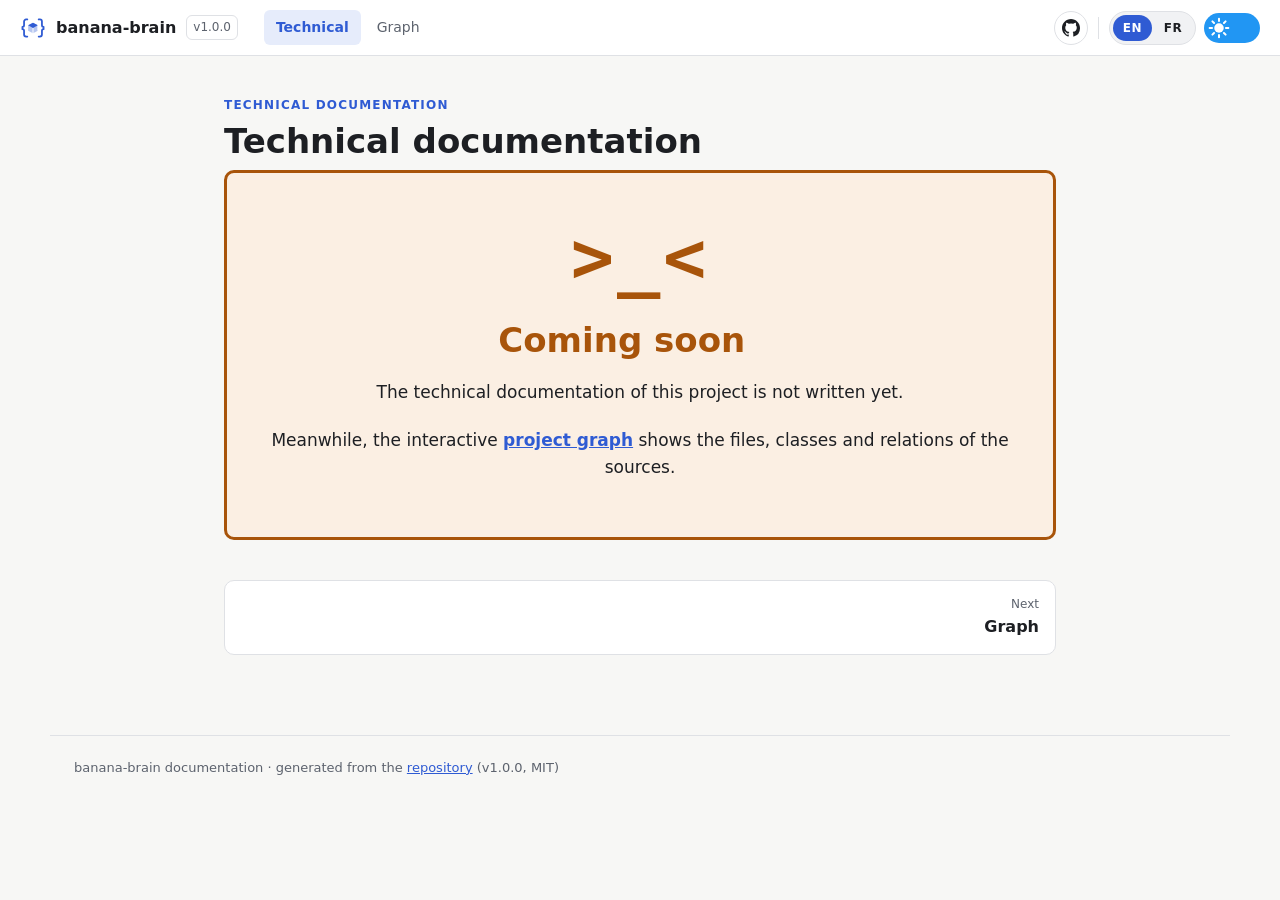
<file: index.html>
<!DOCTYPE html>
<html lang="en"><head><meta charset="utf-8"><title>banana-brain documentation</title>
<meta http-equiv="refresh" content="0; url=docs/">
<link rel="canonical" href="docs/">
<script>location.replace("docs/" + location.search + location.hash);</script>
</head><body><a href="docs/">banana-brain documentation</a></body></html>
</file>
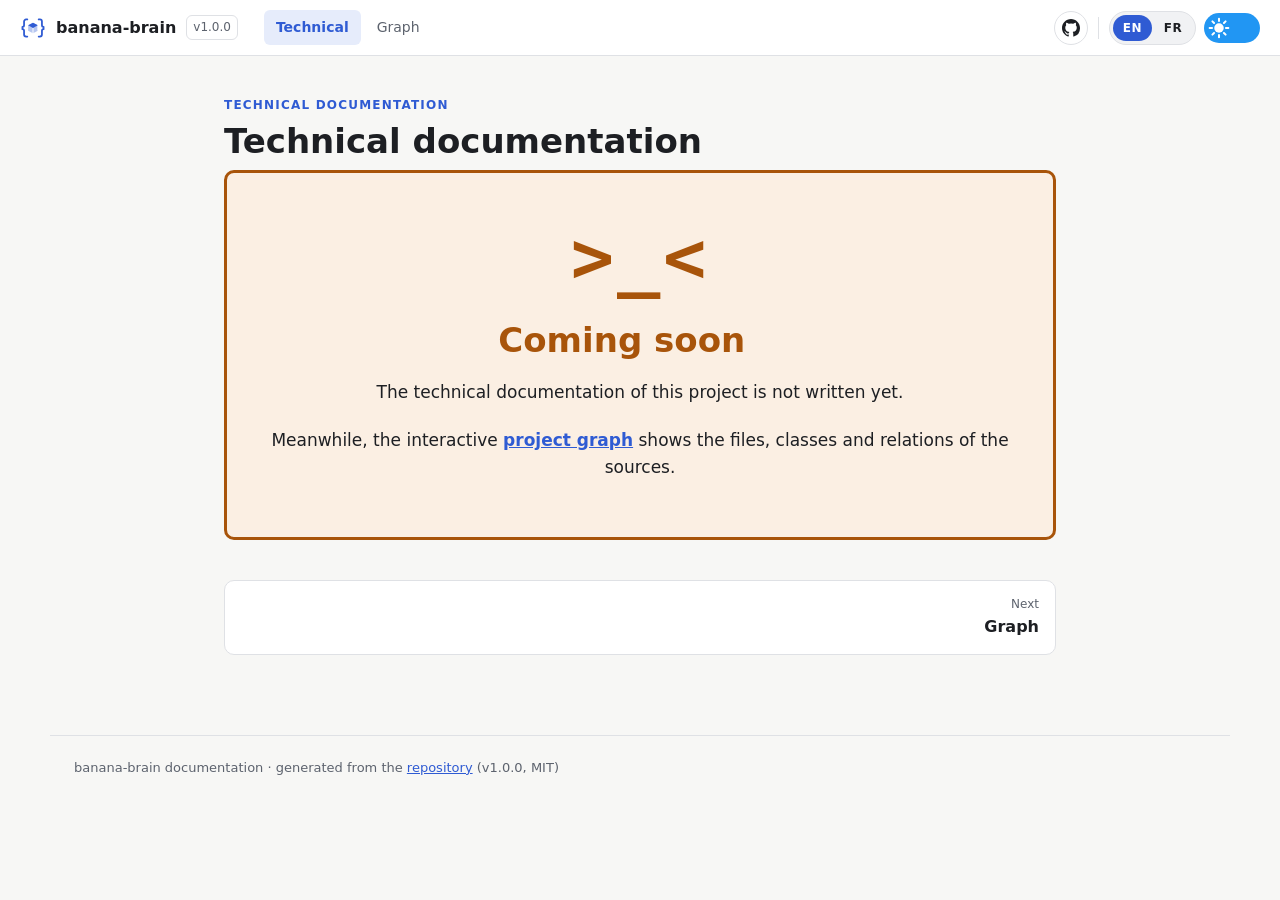
<file: docs/index.html>
<!doctype html>
<html lang="en" data-page="technical" data-storage-key="banana-brain" data-repo="TsukiNi22/banana-brain">
<head>
<meta charset="utf-8">
<meta name="viewport" content="width=device-width, initial-scale=1">
<title>banana-brain · Technical documentation</title>
<style>
:root {
  --bg: #f7f7f5;
  --surface: #ffffff;
  --text: #1d1f23;
  --muted: #5d636e;
  --border: #dfe1e5;
  --accent: #2f5bd3;
  --accent-soft: #e6ecfb;
  --warn: #a8540a;
  --warn-soft: #fbefe3;
  --ok: #1f7a4a;
  --ok-soft: #e3f4ea;
  --code-bg: #f1f2f4;
  --node: #ffffff;
  --node-alt: #eef1f8;
  --line: #8a909b;
}
@media (prefers-color-scheme: dark) {
  :root:not([data-theme="light"]) {
    --bg: #15171b;
    --surface: #1d2025;
    --text: #e6e7ea;
    --muted: #9aa0ab;
    --border: #30343b;
    --accent: #7d9cf0;
    --accent-soft: #232c45;
    --warn: #f0a868;
    --warn-soft: #3a2a1b;
    --ok: #6fcf97;
    --ok-soft: #1b3326;
    --code-bg: #24272d;
    --node: #23262c;
    --node-alt: #283043;
    --line: #747a85;
  }
}
:root[data-theme="dark"] {
  --bg: #15171b;
  --surface: #1d2025;
  --text: #e6e7ea;
  --muted: #9aa0ab;
  --border: #30343b;
  --accent: #7d9cf0;
  --accent-soft: #232c45;
  --warn: #f0a868;
  --warn-soft: #3a2a1b;
  --ok: #6fcf97;
  --ok-soft: #1b3326;
  --code-bg: #24272d;
  --node: #23262c;
  --node-alt: #283043;
  --line: #747a85;
}
* { box-sizing: border-box; }
html { scroll-behavior: smooth; }
body {
  margin: 0;
  background: var(--bg);
  color: var(--text);
  font: 16px/1.6 system-ui, -apple-system, "Segoe UI", Roboto, sans-serif;
}
.layout {
  display: grid;
  grid-template-columns: 250px minmax(0, 1fr);
  gap: 40px;
  max-width: 1180px;
  margin: 0 auto;
  padding: 40px 24px 80px;
}
main { min-width: 0; }
header h1 { font-size: 34px; line-height: 1.2; margin: 0 0 8px; }
header p { color: var(--muted); margin: 0 0 32px; max-width: 70ch; }
section {
  background: var(--surface);
  border: 1px solid var(--border);
  border-radius: 10px;
  padding: 28px 32px;
  margin-bottom: 24px;
  scroll-margin-top: 72px;
}
h2 { font-size: 22px; margin: 0 0 16px; }
h3 { font-size: 17px; margin: 28px 0 10px; }
p, li { max-width: 75ch; }
a { color: var(--accent); }
code {
  font: 0.9em ui-monospace, SFMono-Regular, Menlo, Consolas, monospace;
  background: var(--code-bg);
  padding: 1px 5px;
  border-radius: 4px;
}
pre {
  background: var(--code-bg);
  border: 1px solid var(--border);
  border-radius: 8px;
  padding: 14px 16px;
  overflow-x: auto;
  font: 13.5px/1.55 ui-monospace, SFMono-Regular, Menlo, Consolas, monospace;
}
pre code { background: none; padding: 0; }
.table-wrap { overflow-x: auto; margin: 12px 0; }
table { border-collapse: collapse; width: 100%; font-size: 14.5px; }
th, td { text-align: left; padding: 8px 12px; border-bottom: 1px solid var(--border); vertical-align: top; }
th { color: var(--muted); font-weight: 600; font-size: 13px; text-transform: uppercase; letter-spacing: .04em; }
.callout {
  background: var(--accent-soft);
  border-left: 3px solid var(--accent);
  padding: 12px 16px;
  border-radius: 0 6px 6px 0;
  margin: 16px 0;
}
.callout.warn { background: var(--warn-soft); border-left-color: var(--warn); }
.callout.ok { background: var(--ok-soft); border-left-color: var(--ok); }
.callout > :first-child { margin-top: 0; }
.callout > :last-child { margin-bottom: 0; }
figure { margin: 20px 0; }
figure svg { width: 100%; height: auto; display: block; }
figcaption { color: var(--muted); font-size: 13px; margin-top: 6px; }
svg .box { fill: var(--node); stroke: var(--line); stroke-width: 1.2; }
svg .box-alt { fill: var(--node-alt); stroke: var(--accent); stroke-width: 1.2; }
svg .group { fill: none; stroke: var(--border); stroke-width: 1.5; stroke-dasharray: 5 4; }
svg .lbl { fill: var(--text); font: 13px system-ui, sans-serif; }
svg .small { fill: var(--muted); font: 11.5px system-ui, sans-serif; }
svg .title { fill: var(--muted); font: 600 12px system-ui, sans-serif; letter-spacing: .05em; }
svg .edge { stroke: var(--line); stroke-width: 1.4; fill: none; }
svg .edge-accent { stroke: var(--accent); stroke-width: 1.6; fill: none; }
svg .dash { stroke-dasharray: 4 4; }
svg .arrow { fill: var(--line); }
svg .arrow-accent { fill: var(--accent); }
.topbar {
  position: sticky; top: 0; z-index: 20;
  display: flex; align-items: center; gap: 18px;
  height: 56px; padding: 0 20px;
  background: var(--surface);
  border-bottom: 1px solid var(--border);
}
.tabs { display: flex; gap: 4px; margin-left: 8px; overflow-x: auto; }
.tabs[hidden] { display: none; }
.tabs a {
  padding: 6px 12px; border-radius: 6px;
  color: var(--muted); text-decoration: none; font-size: 14px; white-space: nowrap;
}
.tabs a:hover { color: var(--text); background: var(--code-bg); }
.tabs a.current { color: var(--accent); background: var(--accent-soft); font-weight: 600; }
.topbar .spacer { flex: 1; }
.icon-btn {
  display: grid; place-items: center;
  width: 36px; height: 36px; padding: 0;
  background: var(--surface); color: var(--text);
  border: 1px solid var(--border); border-radius: 50%;
  cursor: pointer; text-decoration: none;
  transition: border-color .15s, color .15s;
}
.icon-btn:hover { color: var(--accent); border-color: var(--accent); }
.icon-btn:focus-visible { outline: 2px solid var(--accent); outline-offset: 2px; }
.icon-btn svg { width: 18px; height: 18px; }
@media (max-width: 860px) {
  .layout { grid-template-columns: 1fr; padding: 24px 16px 60px; gap: 16px; }
  .topbar { gap: 10px; padding: 0 12px; }
  .brand .ver { display: none; }
  .menu-btn { display: grid; }
  .sidebar { position: fixed; top: 56px; left: 0; bottom: 0; z-index: 25; width: min(300px, 85vw); max-height: none; padding: 16px 10px; background: var(--bg); border-right: 1px solid var(--border); transform: translateX(-105%); transition: transform .2s; }
  .sidebar.open { transform: none; box-shadow: 0 10px 40px rgba(0, 0, 0, .25); }
  section { padding: 20px 16px; }
  header h1 { font-size: 27px; }
}
/* Language switch (EN / FR pill) */
.lang-switch {
  display: inline-flex; align-items: center; gap: 2px; padding: 3px;
  border: 1.5px solid var(--border); border-radius: 999px; background: var(--surface);
}
.lang-switch button {
  border: 0; background: none; color: var(--text); cursor: pointer;
  font: 600 12.5px system-ui, sans-serif; letter-spacing: .03em;
  padding: 4px 11px; border-radius: 999px; transition: background .2s, color .2s;
}
.lang-switch button.on { background: var(--accent); color: var(--surface); }
.lang-switch button:focus-visible { outline: 2px solid var(--accent); outline-offset: 2px; }
/* Theme switch: blue track + sun (light), black track + moon and stars (dark) */
.theme-switch {
  position: relative; width: 58px; height: 30px; flex: none; padding: 0; border: 0; border-radius: 999px;
  background: #2196f3; cursor: pointer; transition: background .3s;
}
.theme-switch:focus-visible { outline: 2px solid var(--accent); outline-offset: 2px; }
.theme-switch .knob {
  position: absolute; top: 3px; left: 3px; width: 24px; height: 24px; border-radius: 50%;
  display: grid; place-items: center; transition: transform .3s, background .3s;
}
.theme-switch .knob svg { width: 22px; height: 22px; }
.theme-switch .sun { display: block; }
.theme-switch .moon, .theme-switch .stars { display: none; }
.theme-switch .stars { position: absolute; inset: 0; }
.theme-switch .stars i { position: absolute; width: 2px; height: 2px; border-radius: 50%; background: #fff; }
.theme-switch .stars i:nth-child(1) { left: 9px; top: 9px; }
.theme-switch .stars i:nth-child(2) { left: 16px; top: 18px; width: 1.5px; height: 1.5px; }
.theme-switch .stars i:nth-child(3) { left: 21px; top: 8px; width: 1.5px; height: 1.5px; }
@media (prefers-color-scheme: dark) {
  :root:not([data-theme="light"]) .theme-switch { background: #0b0b0d; box-shadow: inset 0 0 0 1px #2a2c31; }
  :root:not([data-theme="light"]) .theme-switch .knob { transform: translateX(28px); background: #ffffff; }
  :root:not([data-theme="light"]) .theme-switch .sun { display: none; }
  :root:not([data-theme="light"]) .theme-switch .moon, :root:not([data-theme="light"]) .theme-switch .stars { display: block; }
}
:root[data-theme="dark"] .theme-switch { background: #0b0b0d; box-shadow: inset 0 0 0 1px #2a2c31; }
:root[data-theme="dark"] .theme-switch .knob { transform: translateX(28px); background: #ffffff; }
:root[data-theme="dark"] .theme-switch .sun { display: none; }
:root[data-theme="dark"] .theme-switch .moon, :root[data-theme="dark"] .theme-switch .stars { display: block; }
/* Bilingual content: only the active language is shown */
:root[lang="en"] [data-lang="fr"], :root[lang="fr"] [data-lang="en"] { display: none !important; }
/* ---------- Header: logo + version badge, mobile menu ---------- */
.brand { display: flex; align-items: center; gap: 10px; color: var(--text); text-decoration: none; font-weight: 700; white-space: nowrap; }
.brand .logo { width: 26px; height: 26px; flex: none; color: var(--accent); object-fit: contain; }
.brand .ver { font-size: 12px; color: var(--muted); font-weight: 500; padding: 2px 6px; border: 1px solid var(--border); border-radius: 6px; }
.brand .ver:empty { display: none; } /* no version: the name alone */
.menu-btn { display: none; }
/* ---------- Sidebar tree (pages > sections of the current page) ---------- */
.sidebar { position: sticky; top: 80px; align-self: start; max-height: calc(100vh - 100px); overflow-y: auto; font-size: 14px; }
@media (max-width: 860px) { .sidebar { position: fixed; top: 56px; max-height: none; } } /* off-canvas menu: out of the flow */
.sidebar p { margin: 0 0 8px; font-weight: 600; color: var(--muted); text-transform: uppercase; letter-spacing: .06em; font-size: 12px; }
.sidebar a { display: block; padding: 5px 10px; color: var(--muted); text-decoration: none; border-left: 2px solid var(--border); }
.sidebar a:hover, .sidebar a.active { color: var(--accent); border-left-color: var(--accent); }
/* ---------- Page header: eyebrow + title + lead ---------- */
.page-eyebrow { font-size: 12px; font-weight: 700; text-transform: uppercase; letter-spacing: .1em; color: var(--accent); margin-bottom: 6px; }
header .lead { font-size: 17px; color: var(--muted); margin: 0 0 32px; max-width: 70ch; }
/* ---------- Heading anchors ---------- */
h2 .anchor, h3 .anchor { margin-left: 8px; color: var(--muted); font-weight: 400; text-decoration: none; opacity: 0; transition: opacity .15s; }
h2:hover .anchor, h3:hover .anchor, .anchor:focus { opacity: 1; }
/* ---------- Code blocks: title bar + copy button ---------- */
pre { position: relative; }
pre[data-title]::before {
  content: attr(data-title); display: block; margin: -14px -16px 12px; padding: 6px 16px;
  font: 12px system-ui, sans-serif; color: var(--muted); border-bottom: 1px solid var(--border);
  background: var(--surface); border-radius: 7px 7px 0 0;
}
pre .copy {
  position: absolute; top: 8px; right: 8px; font: 12px system-ui, sans-serif; cursor: pointer;
  border: 1px solid var(--border); background: var(--surface); color: var(--muted);
  border-radius: 6px; padding: 3px 8px; opacity: 0; transition: opacity .15s;
}
pre[data-title] .copy { top: 5px; }
pre:hover .copy, pre .copy:focus { opacity: 1; }
pre .copy:hover { color: var(--text); }
/* ---------- Content tabs ---------- */
.ctabs { display: flex; gap: 4px; flex-wrap: wrap; border-bottom: 1px solid var(--border); margin: 12px 0; }
.ctabs button { background: none; border: 0; border-bottom: 2px solid transparent; margin-bottom: -1px; padding: 8px 12px; cursor: pointer; color: var(--muted); font: 500 14px system-ui, sans-serif; }
.ctabs button.active { color: var(--accent); border-bottom-color: var(--accent); }
.ctab-panel { display: none; }
.ctab-panel.active { display: block; }
/* ---------- Previous / next page ---------- */
.pager { display: flex; justify-content: space-between; gap: 16px; margin-top: 32px; }
.pager a { flex: 1; padding: 14px 16px; border: 1px solid var(--border); border-radius: 10px; background: var(--surface); color: var(--text); text-decoration: none; }
.pager a:hover { border-color: var(--accent); }
.pager a span { display: block; font-size: 12px; color: var(--muted); }
.pager a.next { text-align: right; }
.pager:empty { display: none; }
/* ---------- Footer ---------- */
footer.site { max-width: 1180px; margin: 0 auto; padding: 22px 24px 30px; border-top: 1px solid var(--border); color: var(--muted); font-size: 13px; }
footer.site a { color: var(--accent); }
@media (max-width: 860px) {
  .menu-btn { display: grid; }
  footer.site { padding: 20px 16px; }
  .topbar .tabs { display: none; } /* the sidebar (menu) gives the navigation on mobile */
}
.topbar .icon-btn, .topbar .lang-switch, .topbar .theme-switch { flex: none; }
.topbar .tabs { min-width: 0; }
@media (max-width: 860px) {
  .topbar .spacer { display: none; }
  .topbar .tabs { flex: 1 1 auto; }
  .topbar .icon-btn { width: 32px; height: 32px; }
}
@media (max-width: 480px) {
  .topbar { gap: 8px; padding: 0 10px; }
  .topbar a.icon-btn[href] { display: none; } /* GitHub link: also in the footer / graph panel */
  .lang-switch button { padding: 4px 9px; }
}
@media (min-width: 1340px) {
  .layout { grid-template-columns: minmax(0, 1fr) minmax(0, 880px) minmax(0, 1fr); max-width: none; }
  .layout > .sidebar { grid-column: 1; justify-self: end; width: 230px; }
  .layout > main { grid-column: 2; }
  footer.site { max-width: 880px; }
}
/* ---------- No scroll beyond the page ---------- */
html, body { overscroll-behavior: none; }
/* ---------- Top right actions: same height, grouped, divider ---------- */
.top-actions { display: flex; align-items: center; gap: 8px; flex: none; }
.top-actions .divider { width: 1px; height: 22px; background: var(--border); margin: 0 2px; }
.top-actions .icon-btn { width: 34px; height: 34px; }
.top-actions .lang-switch { height: 34px; padding: 3px; background: var(--code-bg); border: 1px solid var(--border); }
.top-actions .lang-switch button { height: 26px; padding: 0 10px; font-size: 12px; }
.top-actions .theme-switch { width: 56px; height: 30px; border: 1px solid transparent; }
.top-actions .theme-switch .knob { top: 2px; left: 2px; }
@media (prefers-color-scheme: dark) {
  :root:not([data-theme="light"]) .top-actions .theme-switch { border-color: var(--border); box-shadow: none; }
  :root:not([data-theme="light"]) .top-actions .theme-switch .knob { transform: translateX(26px); }
}
:root[data-theme="dark"] .top-actions .theme-switch { border-color: var(--border); box-shadow: none; }
:root[data-theme="dark"] .top-actions .theme-switch .knob { transform: translateX(26px); }
@media (max-width: 480px) { .top-actions .divider { display: none; } }
/* Placeholder page: single column, one "coming soon" panel */
.layout { grid-template-columns: minmax(0, 1fr); max-width: 880px; }
.menu-btn { display: none !important; }
.soon { margin: 8px 0 40px; padding: 48px 32px; border: 3px solid var(--warn); border-radius: 10px; background: var(--warn-soft); text-align: center; }
.soon .face { font-family: ui-monospace, SFMono-Regular, Menlo, Consolas, monospace; font-size: 72px; line-height: 1; font-weight: 700; color: var(--warn); margin: 0 0 20px; letter-spacing: .04em; }
.soon h2 { font-size: 34px; margin: 0 0 12px; color: var(--warn); }
.soon p { margin: 0 0 8px; font-size: 17px; max-width: none; }
.soon p.links { margin-top: 20px; }
.soon a { font-weight: 600; }
@media (max-width: 480px) { .soon { padding: 32px 16px; } .soon .face { font-size: 52px; } .soon h2 { font-size: 27px; } }
</style>
</head>
<body>
<header class="topbar">
  <button class="icon-btn menu-btn" type="button" id="menuBtn" aria-label="Open the navigation" data-i18n-aria-label><svg viewBox="0 0 24 24" fill="none" stroke="currentColor" stroke-width="2" stroke-linecap="round" aria-hidden="true"><path d="M4 6h16M4 12h16M4 18h16"/></svg></button>
  <a class="brand" href="index.html"><svg class="logo" aria-hidden="true" xmlns="http://www.w3.org/2000/svg" viewBox="0 0 32 32" fill="none"><path d="M9 5.5H7.5A2.5 2.5 0 0 0 5 8v4.5A2 2 0 0 1 3 14.5v3a2 2 0 0 1 2 2V24a2.5 2.5 0 0 0 2.5 2.5H9M23 5.5h1.5A2.5 2.5 0 0 1 27 8v4.5a2 2 0 0 0 2 2v3a2 2 0 0 0-2 2V24a2.5 2.5 0 0 1-2.5 2.5H23" stroke="currentColor" stroke-width="2.2" stroke-linecap="round" stroke-linejoin="round"/><path d="M16 9.5l6 3.25v6.5L16 22.5l-6-3.25v-6.5z" fill="currentColor" opacity=".35"/><path d="M16 9.5l6 3.25-6 3.25-6-3.25z" fill="currentColor"/><path d="M16 16v6.5M22 12.75v6.5" stroke="var(--surface)" stroke-width="1.2"/></svg><span class="repo-name">banana-brain</span><span class="ver repo-version">v1.0.0</span></a>
  <nav class="tabs" aria-label="Pages">
    <a href="index.html" class="current" aria-current="page" data-i18n>Technical</a>
    <a href="graph.html" data-i18n>Graph</a>
  </nav>
  <span class="spacer"></span>
  <div class="top-actions">
  <a class="icon-btn repo-link" href="https://github.com/TsukiNi22/banana-brain" title="GitHub repository" data-i18n-title aria-label="GitHub repository" data-i18n-aria-label>
    <svg viewBox="0 0 16 16" fill="currentColor" aria-hidden="true"><path d="M8 0C3.58 0 0 3.58 0 8c0 3.54 2.29 6.53 5.47 7.59.4.07.55-.17.55-.38v-1.33c-2.23.48-2.7-1.07-2.7-1.07-.36-.93-.89-1.17-.89-1.17-.73-.5.06-.49.06-.49.8.06 1.23.83 1.23.83.71 1.23 1.87.87 2.33.66.07-.52.28-.87.51-1.07-1.78-.2-3.64-.89-3.64-3.95 0-.87.31-1.59.82-2.15-.08-.2-.36-1.02.08-2.12 0 0 .67-.21 2.2.82a7.6 7.6 0 0 1 4 0c1.53-1.04 2.2-.82 2.2-.82.44 1.1.16 1.92.08 2.12.51.56.82 1.27.82 2.15 0 3.07-1.87 3.75-3.65 3.95.29.25.54.73.54 1.48v2.2c0 .21.15.46.55.38A8 8 0 0 0 16 8c0-4.42-3.58-8-8-8Z"/></svg>
  </a>
  <span class="divider" aria-hidden="true"></span>
  <div class="lang-switch" role="group" aria-label="Language">
    <button type="button" data-set-lang="en" class="on">EN</button>
    <button type="button" data-set-lang="fr">FR</button>
  </div>
  <button class="theme-switch" type="button" id="themeToggle" role="switch" aria-checked="false" aria-label="Toggle theme" data-i18n-aria-label title="Toggle theme" data-i18n-title>
    <span class="stars" aria-hidden="true"><i></i><i></i><i></i></span>
    <span class="knob" aria-hidden="true">
      <svg class="sun" viewBox="0 0 24 24" fill="#ffffff"><circle cx="12" cy="12" r="5.2"/><g stroke="#ffffff" stroke-width="2.2" stroke-linecap="round"><path d="M12 1.8v2.6M12 19.6v2.6M1.8 12h2.6M19.6 12h2.6M4.8 4.8l1.8 1.8M17.4 17.4l1.8 1.8M4.8 19.2l1.8-1.8M17.4 6.6l1.8-1.8"/></g></svg>
      <svg class="moon" viewBox="0 0 24 24"><path d="M15.6 4.2a8 8 0 1 0 4.2 11.6A7 7 0 0 1 15.6 4.2z" fill="#f6c343"/></svg>
    </span>
  </button>
  </div>
</header>
<div class="layout">
<main>
<header>
  <div class="page-eyebrow" data-i18n>Technical documentation</div>
  <h1><span data-lang="en">Technical documentation</span><span data-lang="fr">Documentation technique</span></h1>
</header>

<section class="soon" aria-labelledby="soon-title">
  <p class="face" aria-hidden="true">&gt;_&lt;</p>
  <h2 id="soon-title"><span data-lang="en">Coming soon</span><span data-lang="fr">Bientôt disponible</span></h2>
  <p><span data-lang="en">The technical documentation of this project is not written yet.</span><span data-lang="fr">La documentation technique de ce projet n'est pas encore écrite.</span></p>
  <p class="links"><span data-lang="en">Meanwhile, the interactive <a href="graph.html">project graph</a> shows the files, classes and relations of the sources.</span><span data-lang="fr">En attendant, le <a href="graph.html">graphe du projet</a> interactif montre les fichiers, classes et relations des sources.</span></p>
</section>

<nav class="pager" aria-label="Pages">
  <a class="next" href="graph.html"><span data-i18n>Next</span><b data-i18n>Graph</b></a>
</nav>
</main>
</div>
<footer class="site"><span data-lang="en"><span class="repo-name">banana-brain</span> documentation · generated from the <a class="repo-link" href="https://github.com/TsukiNi22/banana-brain">repository</a> (<span class="repo-version">v1.0.0</span>, <span class="repo-license">MIT</span>)</span><span data-lang="fr">Documentation de <span class="repo-name">banana-brain</span> · générée depuis le <a class="repo-link" href="https://github.com/TsukiNi22/banana-brain">dépôt</a> (<span class="repo-version">v1.0.0</span>, <span class="repo-license">MIT</span>)</span></footer>
<script>
// French texts of the page (English text -> French text), extend it with the page content
window.DOC_FR = {
  "Guide": "Guide",
  "Technical": "Technique",
  "Graph": "Graphe",
  "GitHub repository": "Dépôt GitHub",
  "Toggle theme": "Changer de thème",
  "Contents": "Sommaire",
  "Language": "Langue",
  "Pages": "Pages",
  "Copy": "Copier",
  "Copied": "Copié",
  "Select & copy": "Sélectionner et copier",
  "Link to this section": "Lien vers cette section",
  "Navigation": "Navigation",
  "Open the navigation": "Ouvrir la navigation",
  "User guide": "Guide utilisateur",
  "Developer guide": "Guide développeur",
  "Technical documentation": "Documentation technique",
  "Previous": "Précédent",
  "Next": "Suivant"
};
</script>
<script>
// Language (English by default, French on demand): [data-i18n] elements and [data-i18n-<attr>] attributes are
// translated with window.DOC_FR (English text -> French text), [data-lang] blocks are shown for their language only.
(function () {
  var root = document.documentElement;
  var key = (root.getAttribute('data-storage-key') || 'doc') + '-lang';
  var FR = window.DOC_FR || {};
  var listeners = [];
  function tr(s) { return root.lang === 'fr' && Object.prototype.hasOwnProperty.call(FR, s) ? FR[s] : s; }
  function apply() {
    document.querySelectorAll('[data-i18n]').forEach(function (el) {
      if (el.dataset.i18nEn === undefined) el.dataset.i18nEn = el.innerHTML.trim();
      el.innerHTML = tr(el.dataset.i18nEn);
    });
    ['aria-label', 'title', 'placeholder'].forEach(function (attr) {
      document.querySelectorAll('[data-i18n-' + attr + ']').forEach(function (el) {
        var store = 'i18nEn' + attr.replace(/-(\w)/g, function (m, c) { return c.toUpperCase(); });
        if (el.dataset[store] === undefined) el.dataset[store] = el.getAttribute(attr) || '';
        el.setAttribute(attr, tr(el.dataset[store]));
      });
    });
    document.querySelectorAll('[data-set-lang]').forEach(function (b) {
      b.classList.toggle('on', b.dataset.setLang === root.lang);
      b.setAttribute('aria-pressed', b.dataset.setLang === root.lang ? 'true' : 'false');
    });
  }
  function set(lang) {
    root.lang = lang === 'fr' ? 'fr' : 'en';
    try { localStorage.setItem(key, root.lang); } catch (e) { /* storage unavailable */ }
    apply();
    listeners.forEach(function (f) { f(root.lang); });
  }
  var saved = null;
  try { saved = localStorage.getItem(key); } catch (e) { /* storage unavailable */ }
  // Choice carried by a link of the site (?lang=): pages opened from file:// don't share their storage
  var askedLang = new URLSearchParams(location.search).get('lang');
  if (askedLang === 'en' || askedLang === 'fr') { saved = askedLang; try { localStorage.setItem(key, askedLang); } catch (e) { /* storage unavailable */ } }
  root.lang = saved === 'fr' ? 'fr' : 'en';
  window.docI18n = { tr: tr, set: set, onChange: function (f) { listeners.push(f); }, lang: function () { return root.lang; } };
  document.querySelectorAll('[data-set-lang]').forEach(function (b) {
    b.addEventListener('click', function () { set(b.dataset.setLang); });
  });
  apply();
})();
</script>
<script>
// Project data from the linked GitHub repository (<html data-repo="owner/repo">): name, latest version, license and
// URL are fetched (cached 1 h) and replace the written values in .repo-name / .repo-version / .repo-license /
// .repo-link and in the page title. Offline, private repository or API limit: the written values stay.
(function () {
  var root = document.documentElement, repo = root.getAttribute('data-repo') || '';
  if (!/^[\w.-]+\/[\w.-]+$/.test(repo)) return;
  var key = (root.getAttribute('data-storage-key') || 'doc') + '-repo', TTL = 3600 * 1000;
  function apply(info) {
    if (!info) return;
    var oldName = (document.querySelector('.repo-name') || {}).textContent;
    if (info.name) document.querySelectorAll('.repo-name').forEach(function (e) { e.textContent = info.name; });
    if (info.version) document.querySelectorAll('.repo-version').forEach(function (e) { e.textContent = info.version; });
    if (info.license) document.querySelectorAll('.repo-license').forEach(function (e) { e.textContent = info.license; });
    if (info.url) document.querySelectorAll('a.repo-link').forEach(function (e) { e.href = info.url; });
    if (info.name && oldName && document.title.indexOf(oldName) === 0) document.title = info.name + document.title.slice(oldName.length);
  }
  var cached = null;
  try { cached = JSON.parse(localStorage.getItem(key) || 'null'); } catch (e) { /* storage unavailable */ }
  if (cached && cached.repo === repo) apply(cached);
  // A language change rewrites the translated texts from their original: apply the fetched data again
  if (window.docI18n) window.docI18n.onChange(function () { var c = null; try { c = JSON.parse(localStorage.getItem(key) || 'null'); } catch (e) { /* storage unavailable */ } apply(window.docRepoInfo || c); });
  if (cached && cached.repo === repo && Date.now() - cached.time < TTL) return;
  var api = 'https://api.github.com/repos/' + repo;
  var get = function (u) { return fetch(u, { headers: { Accept: 'application/vnd.github+json' } }).then(function (r) { if (!r.ok) throw new Error(r.status); return r.json(); }); };
  get(api).then(function (r) {
    var info = { repo: repo, time: Date.now(), name: r.name, url: r.html_url, license: r.license && r.license.spdx_id && r.license.spdx_id !== 'NOASSERTION' ? r.license.spdx_id : '' };
    return get(api + '/releases/latest').then(function (rel) { info.version = rel.tag_name; return info; })
      .catch(function () { return get(api + '/tags?per_page=1').then(function (tags) { if (tags[0]) info.version = tags[0].name; return info; }); })
      .catch(function () { return info; });
  }).then(function (info) {
    window.docRepoInfo = info;
    apply(info);
    try { localStorage.setItem(key, JSON.stringify(info)); } catch (e) { /* storage unavailable */ }
  }).catch(function () { /* keep the written values */ });
})();
</script>
<script>
(function () {
  var root = document.documentElement;
  var key = (root.getAttribute('data-storage-key') || 'doc') + '-theme';
  var btn = document.getElementById('themeToggle');
  try { var saved = localStorage.getItem(key); if (saved) root.setAttribute('data-theme', saved); } catch (e) {}
  var askedTheme = new URLSearchParams(location.search).get('theme'); // carried by a link of the site
  if (askedTheme === 'dark' || askedTheme === 'light') { root.setAttribute('data-theme', askedTheme); try { localStorage.setItem(key, askedTheme); } catch (e) { /* storage unavailable */ } }
  function isDark() {
    return root.getAttribute('data-theme') === 'dark' ||
      (!root.getAttribute('data-theme') && window.matchMedia('(prefers-color-scheme: dark)').matches);
  }
  btn.setAttribute('aria-checked', isDark() ? 'true' : 'false');
  btn.addEventListener('click', function () {
    var next = isDark() ? 'light' : 'dark';
    root.setAttribute('data-theme', next);
    btn.setAttribute('aria-checked', next === 'dark' ? 'true' : 'false');
    try { localStorage.setItem(key, next); } catch (e) {}
  });

  // Highlight the section visible in the summary
  var links = document.querySelectorAll('.sidebar a[href^="#"]');
  if (!('IntersectionObserver' in window)) return;
  var observer = new IntersectionObserver(function (entries) {
    entries.forEach(function (entry) {
      if (!entry.isIntersecting) return;
      links.forEach(function (a) { a.classList.toggle('active', a.getAttribute('href') === '#' + entry.target.id); });
    });
  }, { rootMargin: '-20% 0px -70% 0px' });
  document.querySelectorAll('main section[id]').forEach(function (s) { observer.observe(s); });
})();

// Hide the tabs of the pages that don't exist, and the whole bar when a single page remains
// (online: HEAD request; file://: the page is loaded as a hidden script, a missing file fails to load)
(function () {
  var nav = document.querySelector('nav.tabs');
  if (!nav) return;
  function done(a, ok) {
    if (!ok) a.remove();
    if (nav.querySelectorAll('a').length < 2) nav.hidden = true;
  }
  nav.querySelectorAll('a:not(.current)').forEach(function (a) {
    if (/^https?:$/.test(location.protocol)) {
      fetch(a.href, { method: 'HEAD' }).then(function (r) { done(a, r.ok); }).catch(function () {});
      return;
    }
    var s = document.createElement('script');
    var mute = function (e) { if (e.filename === s.src) { e.preventDefault(); e.stopImmediatePropagation(); } }; // an HTML page is not JS
    window.addEventListener('error', mute, true);
    s.src = a.href;
    s.onload = function () { window.removeEventListener('error', mute, true); s.remove(); done(a, true); };
    s.onerror = function () { window.removeEventListener('error', mute, true); s.remove(); done(a, false); };
    document.head.appendChild(s);
  });
  if (nav.querySelectorAll('a').length < 2) nav.hidden = true;
})();

// Sidebar (mobile), copy buttons, heading anchors, content tabs
(function () {
  var tr = function (s) { return window.docI18n ? window.docI18n.tr(s) : s; };
  var menu = document.getElementById('menuBtn'), side = document.getElementById('sidebar');
  if (menu && side) {
    menu.addEventListener('click', function () { side.classList.toggle('open'); });
    document.addEventListener('click', function (e) { if (!side.contains(e.target) && !menu.contains(e.target)) side.classList.remove('open'); });
  }
  document.querySelectorAll('main pre').forEach(function (pre) {
    if (pre.dataset.nocopy !== undefined) return;
    var b = document.createElement('button');
    b.type = 'button'; b.className = 'copy'; b.textContent = tr('Copy');
    b.addEventListener('click', function () {
      var code = pre.querySelector('code') || pre;
      var done = function () { b.textContent = tr('Copied'); setTimeout(function () { b.textContent = tr('Copy'); }, 1400); };
      if (navigator.clipboard) navigator.clipboard.writeText(code.innerText).then(done, function () { b.textContent = tr('Select & copy'); });
      else b.textContent = tr('Select & copy');
    });
    pre.appendChild(b);
  });
  document.querySelectorAll('main h2[id], main h3[id], main section[id] > h2').forEach(function (h) {
    var id = h.id || h.parentElement.id;
    if (!id || h.querySelector('.anchor')) return;
    var a = document.createElement('a');
    a.className = 'anchor'; a.href = '#' + id; a.textContent = '#';
    a.setAttribute('aria-label', tr('Link to this section'));
    h.appendChild(a);
  });
  document.querySelectorAll('.ctabs').forEach(function (bar) {
    var group = bar.dataset.tabs;
    var buttons = bar.querySelectorAll('button');
    var panels = document.querySelectorAll('.ctab-panel[data-tabs="' + group + '"]');
    function show(name) {
      buttons.forEach(function (b) { b.classList.toggle('active', b.dataset.tab === name); });
      panels.forEach(function (p) { p.classList.toggle('active', p.dataset.tab === name); });
    }
    buttons.forEach(function (b) { b.addEventListener('click', function () { show(b.dataset.tab); }); });
    if (buttons.length) show(buttons[0].dataset.tab);
  });
  if (window.docI18n) window.docI18n.onChange(function () {
    document.querySelectorAll('main pre .copy').forEach(function (b) { b.textContent = tr('Copy'); });
    document.querySelectorAll('.anchor').forEach(function (a) { a.setAttribute('aria-label', tr('Link to this section')); });
  });
})();
</script>
<script>
// Links between the pages of the site carry the language, theme and level (?lang=fr&theme=dark&level=technical):
// the choice applies to every page, also from file:// where each page has its own storage
(function () {
  var root = document.documentElement;
  function carry(e) {
    var a = e.target.closest && e.target.closest('a[href]');
    if (!a || a.target === '_blank') return;
    var href = a.getAttribute('href');
    if (!/^[^:?#\/]+\.html(#.*)?$/.test(href) && !/^\.\/[^:?#\/]+\.html(#.*)?$/.test(href)) return; // pages of the same folder only
    var u = new URL(a.href);
    u.searchParams.set('lang', root.lang || 'en');
    if (root.getAttribute('data-theme')) u.searchParams.set('theme', root.getAttribute('data-theme'));
    if (root.getAttribute('data-level')) u.searchParams.set('level', root.getAttribute('data-level'));
    a.href = u.href;
  }
  document.addEventListener('click', carry, true);
  document.addEventListener('auxclick', carry, true);
})();
</script>
</body>
</html>
</file>
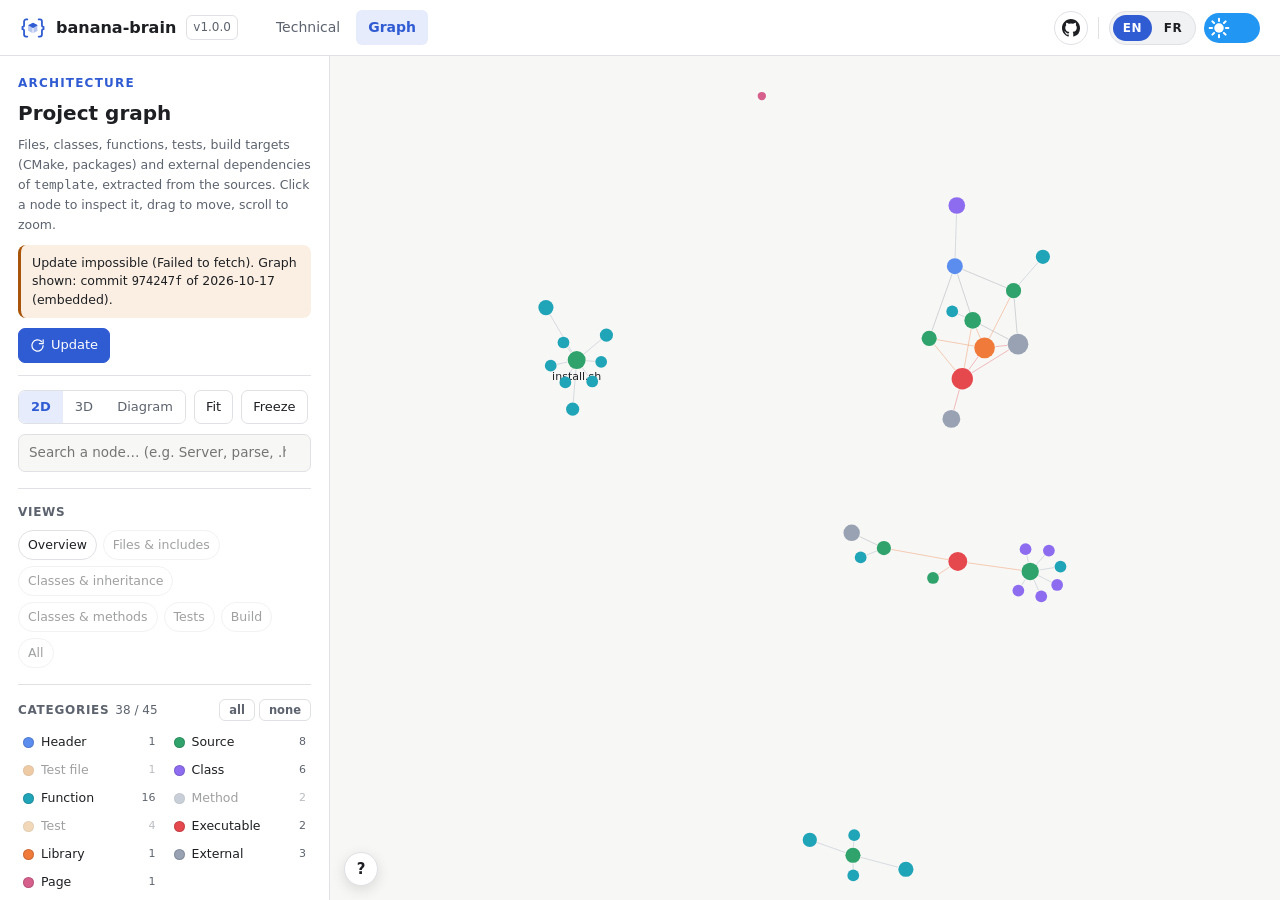
<file: docs/graph.html>
<!doctype html>
<html lang="en" data-page="graph" data-storage-key="banana-brain" data-repo="TsukiNi22/banana-brain">
<head>
<meta charset="utf-8">
<meta name="viewport" content="width=device-width, initial-scale=1">
<title>banana-brain · Project graph</title>
<style>

:root {
  --bg: #f7f7f5;
  --surface: #ffffff;
  --text: #1d1f23;
  --muted: #5d636e;
  --border: #dfe1e5;
  --accent: #2f5bd3;
  --accent-soft: #e6ecfb;
  --warn: #a8540a;
  --warn-soft: #fbefe3;
  --ok: #1f7a4a;
  --ok-soft: #e3f4ea;
  --code-bg: #f1f2f4;
  --node: #ffffff;
  --node-alt: #eef1f8;
  --line: #8a909b;
}
@media (prefers-color-scheme: dark) {
  :root:not([data-theme="light"]) {
    --bg: #15171b;
    --surface: #1d2025;
    --text: #e6e7ea;
    --muted: #9aa0ab;
    --border: #30343b;
    --accent: #7d9cf0;
    --accent-soft: #232c45;
    --warn: #f0a868;
    --warn-soft: #3a2a1b;
    --ok: #6fcf97;
    --ok-soft: #1b3326;
    --code-bg: #24272d;
    --node: #23262c;
    --node-alt: #283043;
    --line: #747a85;
  }
}
:root[data-theme="dark"] {
  --bg: #15171b;
  --surface: #1d2025;
  --text: #e6e7ea;
  --muted: #9aa0ab;
  --border: #30343b;
  --accent: #7d9cf0;
  --accent-soft: #232c45;
  --warn: #f0a868;
  --warn-soft: #3a2a1b;
  --ok: #6fcf97;
  --ok-soft: #1b3326;
  --code-bg: #24272d;
  --node: #23262c;
  --node-alt: #283043;
  --line: #747a85;
}
* { box-sizing: border-box; }
html { scroll-behavior: smooth; }
body {
  margin: 0;
  background: var(--bg);
  color: var(--text);
  font: 16px/1.6 system-ui, -apple-system, "Segoe UI", Roboto, sans-serif;
}
.topbar {
  position: sticky; top: 0; z-index: 20;
  display: flex; align-items: center; gap: 18px;
  height: 56px; padding: 0 20px;
  background: var(--surface);
  border-bottom: 1px solid var(--border);
}
.tabs { display: flex; gap: 4px; margin-left: 8px; overflow-x: auto; }
.tabs[hidden] { display: none; }
.tabs a {
  padding: 6px 12px; border-radius: 6px;
  color: var(--muted); text-decoration: none; font-size: 14px; white-space: nowrap;
}
.tabs a:hover { color: var(--text); background: var(--code-bg); }
.tabs a.current { color: var(--accent); background: var(--accent-soft); font-weight: 600; }
.topbar .spacer { flex: 1; }
.icon-btn {
  display: grid; place-items: center;
  width: 36px; height: 36px; padding: 0;
  background: var(--surface); color: var(--text);
  border: 1px solid var(--border); border-radius: 50%;
  cursor: pointer; text-decoration: none;
  transition: border-color .15s, color .15s;
}
.icon-btn:hover { color: var(--accent); border-color: var(--accent); }
.icon-btn:focus-visible { outline: 2px solid var(--accent); outline-offset: 2px; }
.icon-btn svg { width: 18px; height: 18px; }
body { overflow: hidden; }
.graph-shell {
  display: grid;
  grid-template-columns: 330px minmax(0, 1fr);
  height: calc(100vh - 56px);
  height: calc(100dvh - 56px);
}
.panel {
  overflow-y: auto;
  background: var(--surface);
  border-right: 1px solid var(--border);
  padding: 18px 18px 40px;
  font-size: 14px;
}
.panel h1 { font-size: 20px; margin: 0 0 6px; }
.panel p { margin: 0 0 10px; }
.muted { color: var(--muted); }
.small { font-size: 12.5px; }
.ps { border-top: 1px solid var(--border); padding: 14px 0 4px; margin-top: 12px; }
.ps h4 {
  margin: 0 0 8px; font-size: 12px; color: var(--muted);
  text-transform: uppercase; letter-spacing: .06em;
  display: flex; align-items: center; gap: 6px;
}
.ps h4 .count { text-transform: none; letter-spacing: 0; font-weight: 500; }
.ps h4 .mini-group { margin-left: auto; display: inline-flex; gap: 4px; }
.row { display: flex; gap: 8px; align-items: center; flex-wrap: wrap; margin-bottom: 10px; }
.btn {
  display: inline-flex; align-items: center; gap: 6px;
  padding: 6px 11px; border-radius: 7px;
  border: 1px solid var(--border); background: var(--surface); color: var(--text);
  font: inherit; font-size: 13px; cursor: pointer;
}
.btn:hover { border-color: var(--accent); color: var(--accent); }
.btn.primary { background: var(--accent); border-color: var(--accent); color: var(--surface); }
.btn.primary:hover { filter: brightness(1.08); color: var(--surface); }
.btn:disabled { opacity: .55; cursor: progress; }
.btn svg { width: 15px; height: 15px; }
.btn.spin svg { animation: spin 1s linear infinite; }
@keyframes spin { to { transform: rotate(360deg); } }
.mini { border: 1px solid var(--border); background: var(--surface); color: var(--muted); border-radius: 6px; padding: 3px 9px; font: 600 11.5px system-ui, sans-serif; text-transform: none; letter-spacing: 0; cursor: pointer; }
.mini:hover { color: var(--accent); border-color: var(--accent); }
.seg { display: inline-flex; border: 1px solid var(--border); border-radius: 7px; overflow: hidden; }
.seg button { border: 0; background: var(--surface); color: var(--muted); padding: 6px 12px; font: inherit; font-size: 13px; cursor: pointer; }
.seg button.active { background: var(--accent-soft); color: var(--accent); font-weight: 600; }
input[type="search"], input[type="text"], select {
  width: 100%; padding: 7px 10px; border-radius: 7px;
  border: 1px solid var(--border); background: var(--bg); color: var(--text); font: inherit; font-size: 13.5px;
}
select { width: auto; }
.status {
  border-radius: 8px; padding: 9px 11px; margin: 10px 0;
  background: var(--code-bg); font-size: 12.5px; line-height: 1.45;
  border-left: 3px solid var(--line);
}
.status.ok { background: var(--ok-soft); border-left-color: var(--ok); }
.status.warn { background: var(--warn-soft); border-left-color: var(--warn); }
.status.busy { background: var(--accent-soft); border-left-color: var(--accent); }
.status code { font-size: 12px; }
.chips { display: flex; flex-wrap: wrap; gap: 6px; }
.chip {
  display: inline-flex; align-items: center; gap: 6px;
  padding: 4px 9px; border-radius: 999px;
  border: 1px solid var(--border); background: var(--surface); color: var(--text);
  font: inherit; font-size: 12.5px; cursor: pointer; user-select: none;
}
.chip .dot { width: 9px; height: 9px; border-radius: 50%; flex: none; }
.chip .n { color: var(--muted); font-size: 11.5px; }
.chip.off { opacity: .42; }
.chip.off .dot { background: transparent !important; outline: 1.5px solid var(--line); }
.chip:hover { border-color: var(--accent); }
.opt { display: flex; align-items: center; gap: 8px; margin: 6px 0; cursor: pointer; }
.stage { position: relative; min-width: 0; overflow: hidden; background: var(--bg); }
#graph { position: absolute; inset: 0; width: 100%; height: 100%; display: block; cursor: grab; touch-action: none; }
#graph.dragging { cursor: grabbing; }
#graph.pointer { cursor: pointer; }
.hint {
  position: absolute; left: 50%; bottom: 16px; transform: translateX(-50%);
  background: var(--surface); border: 1px solid var(--border); border-radius: 16px;
  padding: 5px 12px; font-size: 12px; color: var(--muted); pointer-events: none; text-align: center;
  width: max-content; max-width: min(760px, calc(100% - 360px)); /* room for the axes (left) and the 3D style (right) */
}
.flowbar { position: absolute; left: 14px; top: 14px; display: flex; flex-wrap: wrap; gap: 8px; align-items: center; max-width: calc(100% - 28px); }
.flowbar[hidden], .flowbar select[hidden] { display: none; }
.flowbar .seg { box-shadow: 0 4px 14px rgba(0, 0, 0, .12); }
.flowbar select { max-width: 260px; }
.repo-bar { display: flex; gap: 8px; margin-bottom: 12px; align-items: stretch; }
.repo-bar .btn { padding: 0 14px; flex: none; }
.repo-bar[hidden] { display: none; }
.repo-bar input { flex: 1; min-width: 0; }
.repo-card input { width: 100%; margin: 6px 0 8px; }
.repo-err { color: var(--warn, #d9822b); font-size: 13px; margin-bottom: 6px; }
.repo-err[hidden] { display: none; }
.repo-ex { font-size: 12.5px; color: var(--muted); display: flex; flex-wrap: wrap; gap: 6px; align-items: center; margin-bottom: 10px; }
.repo-ex button { border: 1px solid var(--border); background: var(--code-bg); color: var(--text); border-radius: 6px; padding: 2px 8px; font: inherit; cursor: pointer; }
.repo-ex button:hover { border-color: var(--accent); color: var(--accent); }
.repo-ex button small { margin-left: 6px; color: var(--muted); font-size: 11px; }
.repo-actions { display: flex; justify-content: flex-end; margin: 14px 0 14px; }
.repo-actions .btn { padding: 8px 20px; }
.brand .ver:empty { display: none; }
.controls-btn {
  position: absolute; left: 14px; bottom: 14px; width: 34px; height: 34px; border-radius: 50%;
  border: 1px solid var(--border); background: var(--surface); color: var(--text); font: 700 15px system-ui, sans-serif;
  cursor: pointer; box-shadow: 0 4px 14px rgba(0, 0, 0, .12);
}
.controls-btn:hover { border-color: var(--accent); color: var(--accent); }
.helpcard.wide { width: min(620px, 100%); }
.ctl-list { display: grid; gap: 6px; margin-top: 6px; }
.ctl { display: grid; grid-template-columns: 64px 1fr; gap: 12px; align-items: center; padding: 6px 8px; border-radius: 8px; background: var(--code-bg); }
.ctl svg { width: 64px; height: 44px; margin: 0; background: none; border: 0; }
.ctl b { display: block; font-size: 13.5px; }
.ctl span { color: var(--muted); font-size: 13px; }
.style3d { position: absolute; right: 14px; bottom: 14px; box-shadow: 0 4px 14px rgba(0, 0, 0, .12); }
.style3d[hidden] { display: none; }
@media (max-width: 760px) { .hint { bottom: 60px; max-width: calc(100% - 32px); } }
.details {
  position: absolute; top: 14px; right: 14px; width: 340px; max-height: calc(100% - 28px); overflow-y: auto;
  background: var(--surface); border: 1px solid var(--border); border-radius: 10px;
  padding: 16px 18px; font-size: 13.5px; box-shadow: 0 8px 28px rgba(0, 0, 0, .14);
}
.details h3 { margin: 4px 0 8px; font-size: 17px; word-break: break-word; }
.details .close { position: absolute; top: 8px; right: 10px; border: 0; background: none; color: var(--muted); font-size: 22px; cursor: pointer; }
.details .kind { display: inline-flex; align-items: center; gap: 6px; font-size: 12px; color: var(--muted); text-transform: uppercase; letter-spacing: .05em; }
.details dl { display: grid; grid-template-columns: auto 1fr; gap: 3px 10px; margin: 0 0 10px; }
.details dt { color: var(--muted); }
.details dd { margin: 0; word-break: break-all; }
.details h5 { margin: 12px 0 4px; font-size: 12px; color: var(--muted); text-transform: uppercase; letter-spacing: .05em; }
.details ul { list-style: none; padding: 0; margin: 0; }
.details li a { display: flex; align-items: center; gap: 6px; padding: 2px 0; color: var(--text); text-decoration: none; cursor: pointer; }
.details li a:hover { color: var(--accent); }
.details li .dot { width: 8px; height: 8px; border-radius: 50%; flex: none; }
.brand { display: flex; align-items: center; gap: 10px; color: var(--text); text-decoration: none; font-weight: 700; white-space: nowrap; }
.brand .logo { width: 26px; height: 26px; flex: none; color: var(--accent); object-fit: contain; }
.brand .ver { font-size: 12px; color: var(--muted); font-weight: 500; padding: 2px 6px; border: 1px solid var(--border); border-radius: 6px; }
.page-eyebrow { font-size: 12px; font-weight: 700; text-transform: uppercase; letter-spacing: .1em; color: var(--accent); margin-bottom: 4px; }
/* Legends: 2 columns, swatch (dot for nodes / groups, line for relations), count on the right, off = faded */
.legend { display: grid; grid-template-columns: 1fr 1fr; gap: 2px 8px; }
.legend .lg {
  display: flex; align-items: center; gap: 7px; width: 100%; min-width: 0; padding: 3px 5px;
  border: 0; border-radius: 6px; background: none; color: var(--text); font: inherit; font-size: 12.5px;
  text-align: left; cursor: pointer; user-select: none;
}
.legend .lg:hover { background: var(--code-bg); }
.legend .lg.off { opacity: .42; }
.legend .lg .sw { width: 11px; height: 11px; border-radius: 50%; flex: 0 0 11px; box-shadow: inset 0 0 0 1px rgba(0, 0, 0, .15); }
.legend .lg .sw.line { width: 16px; height: 3px; flex-basis: 16px; border-radius: 2px; box-shadow: none; }
.legend .lg .t { overflow: hidden; text-overflow: ellipsis; white-space: nowrap; }
.legend .lg .n { margin-left: auto; color: var(--muted); font-size: 11px; font-variant-numeric: tabular-nums; }
/* Hover card of a node: kind (colour of the node), name, path */
.node-tip {
  position: absolute; z-index: 15; max-width: min(360px, calc(100% - 24px)); pointer-events: none;
  background: var(--surface); border: 1px solid var(--border); border-radius: 8px; padding: 7px 11px;
  box-shadow: 0 6px 20px rgba(0, 0, 0, .22); font-size: 12.5px; line-height: 1.35;
}
.node-tip[hidden] { display: none; }
.node-tip .k { font-size: 10.5px; font-weight: 700; text-transform: uppercase; letter-spacing: .08em; }
.node-tip .t { font-weight: 600; color: var(--text); word-break: break-word; }
.node-tip .p { color: var(--muted); font-size: 12px; word-break: break-all; }
.tip {
  position: fixed; z-index: 30; max-width: 280px; pointer-events: none;
  background: var(--text); color: var(--bg);
  border-radius: 6px; padding: 6px 9px; font-size: 12.5px; line-height: 1.4;
  box-shadow: 0 6px 18px rgba(0, 0, 0, .18);
}
.tip small { display: block; opacity: .7; margin-top: 3px; font-size: 11px; }
.helpcard-back { position: fixed; inset: 0; z-index: 40; display: grid; place-items: center; background: rgba(0, 0, 0, .35); padding: 16px; }
.helpcard-back[hidden] { display: none; }
.helpcard {
  position: relative; width: min(440px, 100%); max-height: calc(100vh - 32px); overflow-y: auto;
  background: var(--surface); color: var(--text);
  border: 1px solid var(--border); border-radius: 10px; padding: 18px 20px;
  box-shadow: 0 14px 40px rgba(0, 0, 0, .25); font-size: 14px;
}
.helpcard h3 { margin: 4px 0 8px; font-size: 18px; }
.helpcard p { margin: 0 0 8px; }
.helpcard .kind { font-size: 12px; color: var(--muted); text-transform: uppercase; letter-spacing: .05em; }
.helpcard .close { position: absolute; top: 8px; right: 10px; border: 0; background: none; color: var(--muted); font-size: 22px; cursor: pointer; }
.helpcard svg { width: 100%; height: auto; display: block; margin-top: 8px; background: var(--bg); border: 1px solid var(--border); border-radius: 8px; }
.helpcard svg .n-lbl { fill: var(--text); font: 11px system-ui, sans-serif; }
.helpcard svg .e-lbl { fill: var(--muted); font: 10.5px system-ui, sans-serif; }
[data-help] { user-select: none; -webkit-user-select: none; }
button[data-help], .chip[data-help], .lg[data-help], label[data-help], select[data-help] { cursor: pointer; }
input[type="search"][data-help] { cursor: text; user-select: text; -webkit-user-select: text; }
/* Diagram mode: the filters of the 2D / 3D graph don't apply, they are greyed */
.in-flow .graph-only { opacity: .38; filter: grayscale(.7); pointer-events: none; }
.panel-toggle { display: none; position: absolute; top: 12px; left: 12px; z-index: 5; }
.help p { font-size: 12.5px; color: var(--muted); }
@media (max-width: 860px) {
  .topbar { gap: 10px; padding: 0 12px; }
  .brand .ver { display: none; }
  .graph-shell { grid-template-columns: 1fr; }
  .panel { position: absolute; z-index: 6; top: 56px; bottom: 0; left: 0; width: min(340px, 88vw); transform: translateX(-100%); transition: transform .2s; box-shadow: 0 8px 28px rgba(0, 0, 0, .2); }
  .panel:not(.open) { box-shadow: none; }
  .panel.open { transform: none; }
  .panel-toggle { display: inline-flex; }
  .details { left: 12px; right: 12px; width: auto; top: auto; bottom: 12px; max-height: 50%; }
}
/* Language switch (EN / FR pill) */
.lang-switch {
  display: inline-flex; align-items: center; gap: 2px; padding: 3px;
  border: 1.5px solid var(--border); border-radius: 999px; background: var(--surface);
}
.lang-switch button {
  border: 0; background: none; color: var(--text); cursor: pointer;
  font: 600 12.5px system-ui, sans-serif; letter-spacing: .03em;
  padding: 4px 11px; border-radius: 999px; transition: background .2s, color .2s;
}
.lang-switch button.on { background: var(--accent); color: var(--surface); }
.lang-switch button:focus-visible { outline: 2px solid var(--accent); outline-offset: 2px; }
/* Theme switch: blue track + sun (light), black track + moon and stars (dark) */
.theme-switch {
  position: relative; width: 58px; height: 30px; flex: none; padding: 0; border: 0; border-radius: 999px;
  background: #2196f3; cursor: pointer; transition: background .3s;
}
.theme-switch:focus-visible { outline: 2px solid var(--accent); outline-offset: 2px; }
.theme-switch .knob {
  position: absolute; top: 3px; left: 3px; width: 24px; height: 24px; border-radius: 50%;
  display: grid; place-items: center; transition: transform .3s, background .3s;
}
.theme-switch .knob svg { width: 22px; height: 22px; }
.theme-switch .sun { display: block; }
.theme-switch .moon, .theme-switch .stars { display: none; }
.theme-switch .stars { position: absolute; inset: 0; }
.theme-switch .stars i { position: absolute; width: 2px; height: 2px; border-radius: 50%; background: #fff; }
.theme-switch .stars i:nth-child(1) { left: 9px; top: 9px; }
.theme-switch .stars i:nth-child(2) { left: 16px; top: 18px; width: 1.5px; height: 1.5px; }
.theme-switch .stars i:nth-child(3) { left: 21px; top: 8px; width: 1.5px; height: 1.5px; }
@media (prefers-color-scheme: dark) {
  :root:not([data-theme="light"]) .theme-switch { background: #0b0b0d; box-shadow: inset 0 0 0 1px #2a2c31; }
  :root:not([data-theme="light"]) .theme-switch .knob { transform: translateX(28px); background: #ffffff; }
  :root:not([data-theme="light"]) .theme-switch .sun { display: none; }
  :root:not([data-theme="light"]) .theme-switch .moon, :root:not([data-theme="light"]) .theme-switch .stars { display: block; }
}
:root[data-theme="dark"] .theme-switch { background: #0b0b0d; box-shadow: inset 0 0 0 1px #2a2c31; }
:root[data-theme="dark"] .theme-switch .knob { transform: translateX(28px); background: #ffffff; }
:root[data-theme="dark"] .theme-switch .sun { display: none; }
:root[data-theme="dark"] .theme-switch .moon, :root[data-theme="dark"] .theme-switch .stars { display: block; }
/* Bilingual content: only the active language is shown */
:root[lang="en"] [data-lang="fr"], :root[lang="fr"] [data-lang="en"] { display: none !important; }
.topbar .icon-btn, .topbar .lang-switch, .topbar .theme-switch { flex: none; }
.topbar .tabs { min-width: 0; }
@media (max-width: 860px) {
  .topbar .spacer { display: none; }
  .topbar .tabs { flex: 1 1 auto; }
  .topbar .icon-btn { width: 32px; height: 32px; }
}
@media (max-width: 480px) {
  .topbar { gap: 8px; padding: 0 10px; }
  .topbar a.icon-btn[href] { display: none; } /* GitHub link: also in the footer / graph panel */
  .lang-switch button { padding: 4px 9px; }
}
/* ---------- No scroll beyond the page ---------- */
html, body { overscroll-behavior: none; }
/* ---------- Top right actions: same height, grouped, divider ---------- */
.top-actions { display: flex; align-items: center; gap: 8px; flex: none; }
.top-actions .divider { width: 1px; height: 22px; background: var(--border); margin: 0 2px; }
.top-actions .icon-btn { width: 34px; height: 34px; }
.top-actions .lang-switch { height: 34px; padding: 3px; background: var(--code-bg); border: 1px solid var(--border); }
.top-actions .lang-switch button { height: 26px; padding: 0 10px; font-size: 12px; }
.top-actions .theme-switch { width: 56px; height: 30px; border: 1px solid transparent; }
.top-actions .theme-switch .knob { top: 2px; left: 2px; }
@media (prefers-color-scheme: dark) {
  :root:not([data-theme="light"]) .top-actions .theme-switch { border-color: var(--border); box-shadow: none; }
  :root:not([data-theme="light"]) .top-actions .theme-switch .knob { transform: translateX(26px); }
}
:root[data-theme="dark"] .top-actions .theme-switch { border-color: var(--border); box-shadow: none; }
:root[data-theme="dark"] .top-actions .theme-switch .knob { transform: translateX(26px); }
@media (max-width: 480px) { .top-actions .divider { display: none; } }
</style>
</head>
<body>
<header class="topbar">
  <a class="brand" href="index.html"><svg class="logo" aria-hidden="true" xmlns="http://www.w3.org/2000/svg" viewBox="0 0 32 32" fill="none"><path d="M9 5.5H7.5A2.5 2.5 0 0 0 5 8v4.5A2 2 0 0 1 3 14.5v3a2 2 0 0 1 2 2V24a2.5 2.5 0 0 0 2.5 2.5H9M23 5.5h1.5A2.5 2.5 0 0 1 27 8v4.5a2 2 0 0 0 2 2v3a2 2 0 0 0-2 2V24a2.5 2.5 0 0 1-2.5 2.5H23" stroke="currentColor" stroke-width="2.2" stroke-linecap="round" stroke-linejoin="round"/><path d="M16 9.5l6 3.25v6.5L16 22.5l-6-3.25v-6.5z" fill="currentColor" opacity=".35"/><path d="M16 9.5l6 3.25-6 3.25-6-3.25z" fill="currentColor"/><path d="M16 16v6.5M22 12.75v6.5" stroke="var(--surface)" stroke-width="1.2"/></svg><span class="repo-name">banana-brain</span><span class="ver repo-version">v1.0.0</span></a>
  <nav class="tabs" aria-label="Pages">
    <a href="index.html" data-i18n>Technical</a>
    <a href="graph.html" class="current" aria-current="page" data-i18n>Graph</a>
  </nav>
  <span class="spacer"></span>
  <div class="top-actions">
  <a class="icon-btn repo-link" href="https://github.com/TsukiNi22/banana-brain" title="GitHub repository" data-i18n-title aria-label="GitHub repository" data-i18n-aria-label>
    <svg viewBox="0 0 16 16" fill="currentColor" aria-hidden="true"><path d="M8 0C3.58 0 0 3.58 0 8c0 3.54 2.29 6.53 5.47 7.59.4.07.55-.17.55-.38v-1.33c-2.23.48-2.7-1.07-2.7-1.07-.36-.93-.89-1.17-.89-1.17-.73-.5.06-.49.06-.49.8.06 1.23.83 1.23.83.71 1.23 1.87.87 2.33.66.07-.52.28-.87.51-1.07-1.78-.2-3.64-.89-3.64-3.95 0-.87.31-1.59.82-2.15-.08-.2-.36-1.02.08-2.12 0 0 .67-.21 2.2.82a7.6 7.6 0 0 1 4 0c1.53-1.04 2.2-.82 2.2-.82.44 1.1.16 1.92.08 2.12.51.56.82 1.27.82 2.15 0 3.07-1.87 3.75-3.65 3.95.29.25.54.73.54 1.48v2.2c0 .21.15.46.55.38A8 8 0 0 0 16 8c0-4.42-3.58-8-8-8Z"/></svg>
  </a>
  <span class="divider" aria-hidden="true"></span>
  <div class="lang-switch" role="group" aria-label="Language">
    <button type="button" data-set-lang="en" class="on">EN</button>
    <button type="button" data-set-lang="fr">FR</button>
  </div>
  <button class="theme-switch" type="button" id="themeToggle" role="switch" aria-checked="false" aria-label="Toggle theme" data-i18n-aria-label title="Toggle theme" data-i18n-title>
    <span class="stars" aria-hidden="true"><i></i><i></i><i></i></span>
    <span class="knob" aria-hidden="true">
      <svg class="sun" viewBox="0 0 24 24" fill="#ffffff"><circle cx="12" cy="12" r="5.2"/><g stroke="#ffffff" stroke-width="2.2" stroke-linecap="round"><path d="M12 1.8v2.6M12 19.6v2.6M1.8 12h2.6M19.6 12h2.6M4.8 4.8l1.8 1.8M17.4 17.4l1.8 1.8M4.8 19.2l1.8-1.8M17.4 6.6l1.8-1.8"/></g></svg>
      <svg class="moon" viewBox="0 0 24 24"><path d="M15.6 4.2a8 8 0 1 0 4.2 11.6A7 7 0 0 1 15.6 4.2z" fill="#f6c343"/></svg>
    </span>
  </button>
  </div>
</header>

<div class="graph-shell">
  <aside class="panel" id="panel" aria-label="Graph controls" data-i18n-aria-label>
    <div class="page-eyebrow" data-i18n>Architecture</div>
    <h1 data-i18n>Project graph</h1>
    <p class="muted small" data-i18n>Files, classes, functions, tests, build targets (CMake, packages) and external dependencies of <code class="repo-name">template</code>, extracted from the sources. Click a node to inspect it, drag to move, scroll to zoom.</p>

    <form class="repo-bar" id="repoBar" hidden>
      <input id="repoInput" type="text" spellcheck="false" autocomplete="off" aria-label="Repository" data-i18n-aria-label placeholder="github.com/owner/repo" data-help="repo">
      <button class="btn" type="submit" data-i18n>Open</button>
    </form>
    <div class="status" id="status">Loading…</div>
    <div class="row">
      <button class="btn primary" id="update" type="button" data-help="update">
        <svg viewBox="0 0 24 24" fill="none" stroke="currentColor" stroke-width="2" stroke-linecap="round" stroke-linejoin="round" aria-hidden="true"><path d="M21 12a9 9 0 1 1-2.64-6.36"/><path d="M21 3v6h-6"/></svg>
        <span data-i18n>Update</span>
      </button>
    </div>

    <div class="ps">
      <div class="row">
        <div class="seg" role="group" aria-label="Rendu">
          <button id="mode2d" class="active" type="button" data-help="mode2d">2D</button>
          <button id="mode3d" type="button" data-help="mode3d">3D</button>
          <button id="modeFlow" type="button" data-help="modeFlow" data-i18n>Diagram</button>
        </div>
        <button class="btn" id="fit" type="button" data-help="fit" data-i18n>Fit</button>
        <button class="btn" id="pause" type="button" data-help="pause">Freeze</button>
      </div>
      <input id="search" data-help="search" type="search" placeholder="Search a node… (e.g. Server, parse, .hpp)" data-i18n-placeholder autocomplete="off">
    </div>

    <div class="ps graph-only">
      <h4 data-i18n>Views</h4>
      <div class="chips" id="presets">
        <button class="chip" type="button" data-preset="overview" data-help="preset:overview" data-i18n>Overview</button>
        <button class="chip" type="button" data-preset="files" data-help="preset:files" data-i18n>Files &amp; includes</button>
        <button class="chip" type="button" data-preset="classes" data-help="preset:classes" data-i18n>Classes &amp; inheritance</button>
        <button class="chip" type="button" data-preset="members" data-help="preset:members" data-i18n>Classes &amp; methods</button>
        <button class="chip" type="button" data-preset="tests" data-help="preset:tests" data-i18n>Tests</button>
        <button class="chip" type="button" data-preset="build" data-help="preset:build" data-i18n>Build</button>
        <button class="chip" type="button" data-preset="all" data-help="preset:all" data-i18n>All</button>
      </div>
    </div>

    <div class="ps graph-only">
      <h4><span data-i18n>Categories</span> <span class="count muted" id="nodeCount"></span><span class="mini-group"><button class="mini" type="button" data-all="kinds" data-i18n>all</button><button class="mini" type="button" data-none="kinds" data-i18n>none</button></span></h4>
      <div class="legend" id="kinds"></div>
    </div>

    <div class="ps graph-only">
      <h4><span data-i18n>Groups</span> <span class="count muted" id="groupCount"></span><span class="mini-group"><button class="mini" type="button" data-all="groups" data-i18n>all</button><button class="mini" type="button" data-none="groups" data-i18n>none</button></span></h4>
      <div class="legend" id="groups"></div>
    </div>

    <div class="ps graph-only">
      <h4><span data-i18n>Relations</span> <span class="count muted" id="linkCount"></span><span class="mini-group"><button class="mini" type="button" data-all="links" data-i18n>all</button><button class="mini" type="button" data-none="links" data-i18n>none</button></span></h4>
      <div class="legend" id="linkKinds"></div>
    </div>

    <div class="ps">
      <h4 data-i18n>Options</h4>
      <label class="opt graph-only" data-help="colorBy"><span data-i18n>Color by</span>
        <select id="colorBy"><option value="kind" data-i18n>category</option><option value="group" data-i18n>group</option></select>
      </label>
      <label class="opt graph-only" data-help="cluster"><input type="checkbox" id="cluster"> <span data-i18n>Cluster the nodes of a group</span></label>
      <label class="opt graph-only" data-help="labels"><input type="checkbox" id="labels" checked> <span data-i18n>Show names</span></label>
      <label class="opt graph-only" data-help="particles"><input type="checkbox" id="particles"> <span data-i18n>Animate the direction of the relations</span></label>
      <label class="opt graph-only" data-help="isolate"><input type="checkbox" id="isolate"> <span data-i18n>Isolate the selection (neighbours only)</span></label>
    </div>

    <div class="ps help">
      <h4 data-i18n>Reading</h4>
      <p data-i18n>Arrows go from the dependent to the dependency: <em>file → included / imported file</em>, <em>class → base class</em>, <em>source → build target / package</em>, <em>target → linked library</em>, <em>test → tested class</em>. The size of a node grows with its number of relations.</p>
      <p data-i18n>The embedded graph comes from the commit shown above; "Update" (run once at load) fetches the last version of the GitHub repository and rebuilds it in the browser. Hover a control for a short help, double click it for a detailed one.</p>
    </div>
  </aside>

  <div class="stage">
    <canvas id="graph" aria-label="Interactive project graph" data-i18n-aria-label></canvas>
    <div class="node-tip" id="nodeTip" hidden><div class="k"></div><div class="t"></div><div class="p"></div></div>
    <button class="btn panel-toggle" id="panelToggle" type="button" aria-label="Show the controls" data-i18n-aria-label><span data-i18n>☰ Controls</span></button>
    <div class="details" id="details" hidden></div>
    <div class="hint" id="hint">Loading the graph…</div>
    <button class="controls-btn" id="controlsBtn" type="button" title="Controls (? or H)" aria-label="Controls" data-i18n-title data-i18n-aria-label>?</button>
    <div class="flowbar" id="flowBar" hidden>
      <div class="seg" id="flowViews" role="group" aria-label="Diagram" data-i18n-aria-label>
        <button type="button" class="active" data-flow="exec" data-help="flow:exec" data-i18n>Execution</button>
        <button type="button" data-flow="inherit" data-help="flow:inherit" data-i18n>Inheritance</button>
        <button type="button" data-flow="flame" data-help="flow:flame" data-i18n>Flame graph</button>
      </div>
      <select id="flowRoot" aria-label="Entry point" data-i18n-aria-label data-help="flowRoot"></select>
    </div>
    <div class="seg style3d" id="style3d" role="group" aria-label="3D style" data-i18n-aria-label hidden>
      <button type="button" class="active" data-style="real" data-help="style3d" data-i18n>Realistic</button>
      <button type="button" data-style="tech" data-help="style3d" data-i18n>Technical</button>
    </div>
  </div>
</div>
<div class="tip" id="tip" role="tooltip" hidden></div>
<div class="helpcard-back" id="repoBack" hidden>
  <form class="helpcard repo-card" id="repoForm" role="dialog" aria-modal="true" aria-labelledby="repoTitle">
    <div class="kind" data-i18n>Graph explorer</div>
    <h3 id="repoTitle" data-i18n>Which repository?</h3>
    <p data-i18n>A public GitHub or GitLab repository: its sources are read by your browser to draw the graph of its files, classes, functions, calls, tests and packages.</p>
    <input id="repoAsk" type="text" spellcheck="false" autocomplete="off" placeholder="github.com/owner/repo · gitlab.com/group/project">
    <div class="repo-err" id="repoErr" hidden></div>
    <div class="repo-ex"><span data-i18n>Examples:</span> <button type="button" data-ex="llvm/llvm-project">llvm/llvm-project<small>C++</small></button> <button type="button" data-ex="curl/curl">curl/curl<small>C</small></button> <button type="button" data-ex="BurntSushi/ripgrep">BurntSushi/ripgrep<small>Rust</small></button> <button type="button" data-ex="psf/requests">psf/requests<small>Python</small></button> <button type="button" data-ex="expressjs/express">expressjs/express<small>JS</small></button> <button type="button" data-ex="spring-projects/spring-petclinic">spring-projects/spring-petclinic<small>Java</small></button> <button type="button" data-ex="spf13/cobra">spf13/cobra<small>Go</small></button> <button type="button" data-ex="https://gitlab.com/gitlab-org/cli">gitlab.com/gitlab-org/cli<small>Go · GitLab</small></button></div>
    <div class="repo-actions"><button class="btn primary" type="submit" data-i18n>Open</button></div>
    <p class="muted small" data-i18n>The link is remembered by this browser until Ctrl + Shift + R (forgets it and reloads the page).</p>
  </form>
</div>
<div class="helpcard-back" id="helpBack" hidden>
  <div class="helpcard" role="dialog" aria-modal="true" aria-labelledby="helpTitle">
    <button class="close" type="button" id="helpClose" aria-label="Close" data-i18n-aria-label>×</button>
    <div class="kind" data-i18n>Help · double click</div>
    <h3 id="helpTitle"></h3>
    <div id="helpBody"></div>
    <div id="helpSvg"></div>
  </div>
</div>

<script id="graph-config" type="application/json">{"project":"brain","repo":"TsukiNi22/banana-brain","branch":"main","storageKey":"brain"}</script>
<script id="graph-snapshot" type="application/json">{"nodes":[{"id":"file:include/brain/NeuralNetwork.hpp","kind":"header","label":"NeuralNetwork.hpp","path":"include/brain/NeuralNetwork.hpp","group":"brain","loc":58,"degree":5},{"id":"file:src/brain/NeuralNetwork-init.cpp","kind":"source","label":"NeuralNetwork-init.cpp","path":"src/brain/NeuralNetwork-init.cpp","group":"brain","loc":73,"degree":6},{"id":"file:src/brain/NeuralNetwork.cpp","kind":"source","label":"NeuralNetwork.cpp","path":"src/brain/NeuralNetwork.cpp","group":"brain","loc":27,"degree":4},{"id":"file:src/brain/main.cpp","kind":"source","label":"main.cpp","path":"src/brain/main.cpp","group":"brain","loc":39,"degree":4},{"id":"file:tests/brain/NeuralNetwork.cpp","kind":"test-file","label":"NeuralNetwork.cpp","path":"tests/brain/NeuralNetwork.cpp","group":"brain","loc":59,"degree":9},{"id":"ext:utils","kind":"external","label":"utils","group":"external","degree":5},{"id":"ext:gtest","kind":"external","label":"gtest","group":"external","degree":2},{"id":"cls:brain::NeuralNetwork","kind":"class","label":"NeuralNetwork","group":"brain","path":"include/brain/NeuralNetwork.hpp","ns":"brain","degree":6},{"id":"cls:brain::NeuralNetwork::init","kind":"method","label":"init()","group":"brain","path":"include/brain/NeuralNetwork.hpp","access":"public","overloads":1,"degree":2},{"id":"cls:brain::NeuralNetwork::run","kind":"method","label":"run()","group":"brain","path":"include/brain/NeuralNetwork.hpp","access":"public","overloads":1,"degree":2},{"id":"fn:VerboseParsingHook","kind":"function","label":"VerboseParsingHook()","group":"brain","path":"src/brain/NeuralNetwork-init.cpp","ns":"","degree":1},{"id":"fn:main@src/brain/main.cpp","kind":"function","label":"main()","group":"brain","path":"src/brain/main.cpp","entry":true,"degree":3},{"id":"file:cmake/scripts/check_files.sh","kind":"source","label":"check_files.sh","path":"cmake/scripts/check_files.sh","group":"scripts","loc":32,"lang":"sh","degree":1},{"id":"file:cmake/scripts/const.py","kind":"source","label":"const.py","path":"cmake/scripts/const.py","group":"scripts","loc":101,"lang":"py","degree":7},{"id":"file:cmake/scripts/generate_exception_header.py","kind":"source","label":"generate_exception_header.py","path":"cmake/scripts/generate_exception_header.py","group":"scripts","loc":198,"lang":"py","degree":3},{"id":"file:gh-pages/index.html","kind":"page","label":"index.html","path":"gh-pages/index.html","group":"gh-pages","loc":7,"lang":"html","degree":0},{"id":"file:install.sh","kind":"source","label":"install.sh","path":"install.sh","group":"root","loc":167,"lang":"sh","degree":8},{"id":"file:setup.sh","kind":"source","label":"setup.sh","path":"setup.sh","group":"root","loc":758,"lang":"sh","degree":4},{"id":"ext:const","kind":"external","label":"const","group":"external","degree":1},{"id":"fn:main@cmake/scripts/const.py","kind":"function","label":"main()","group":"scripts","path":"cmake/scripts/const.py","entry":true,"degree":1},{"id":"cls:cmake/scripts/const::Return","kind":"class","label":"Return","group":"scripts","path":"cmake/scripts/const.py","ns":"","degree":1},{"id":"cls:cmake/scripts/const::Error","kind":"class","label":"Error","group":"scripts","path":"cmake/scripts/const.py","ns":"","degree":1},{"id":"cls:cmake/scripts/const::Values","kind":"class","label":"Values","group":"scripts","path":"cmake/scripts/const.py","ns":"","degree":1},{"id":"cls:cmake/scripts/const::Files","kind":"class","label":"Files","group":"scripts","path":"cmake/scripts/const.py","ns":"","degree":1},{"id":"cls:cmake/scripts/const::Names","kind":"class","label":"Names","group":"scripts","path":"cmake/scripts/const.py","ns":"","degree":1},{"id":"fn:cmake/scripts/generate_exception_header::uint64_hash","kind":"function","label":"uint64_hash()","group":"scripts","path":"cmake/scripts/generate_exception_header.py","ns":"","degree":1},{"id":"fn:install::usage","kind":"function","label":"usage()","group":"root","path":"install.sh","ns":"","degree":4},{"id":"fn:install::require","kind":"function","label":"require()","group":"root","path":"install.sh","ns":"","degree":2},{"id":"fn:install::is_rpm_based","kind":"function","label":"is_rpm_based()","group":"root","path":"install.sh","ns":"","degree":1},{"id":"fn:install::is_deb_based","kind":"function","label":"is_deb_based()","group":"root","path":"install.sh","ns":"","degree":1},{"id":"fn:install::install_rpm_repo","kind":"function","label":"install_rpm_repo()","group":"root","path":"install.sh","ns":"","degree":1},{"id":"fn:install::install_rpm_package","kind":"function","label":"install_rpm_package()","group":"root","path":"install.sh","ns":"","degree":1},{"id":"fn:install::install_deb_repo","kind":"function","label":"install_deb_repo()","group":"root","path":"install.sh","ns":"","degree":2},{"id":"fn:install::install_deb_package","kind":"function","label":"install_deb_package()","group":"root","path":"install.sh","ns":"","degree":1},{"id":"fn:brain::usage","kind":"function","label":"usage()","group":"root","path":"setup.sh","ns":"brain","degree":4},{"id":"fn:brain::ask","kind":"function","label":"ask()","group":"root","path":"setup.sh","ns":"brain","degree":1},{"id":"fn:brain::NeuralNetwork","kind":"function","label":"NeuralNetwork()","group":"root","path":"setup.sh","ns":"brain","degree":1},{"id":"fn:brain::write_readme","kind":"function","label":"write_readme()","group":"root","path":"setup.sh","ns":"brain","degree":3},{"id":"test:tests/brain/NeuralNetwork.cpp:NeuralNetwork.InitWithoutArgument","kind":"test","label":"NeuralNetwork.InitWithoutArgument","group":"brain","path":"tests/brain/NeuralNetwork.cpp","degree":1},{"id":"test:tests/brain/NeuralNetwork.cpp:NeuralNetwork.InitSetsTheVerboseLevel","kind":"test","label":"NeuralNetwork.InitSetsTheVerboseLevel","group":"brain","path":"tests/brain/NeuralNetwork.cpp","degree":1},{"id":"test:tests/brain/NeuralNetwork.cpp:NeuralNetwork.InitRefusesAnInvalidVerboseLevel","kind":"test","label":"NeuralNetwork.InitRefusesAnInvalidVerboseLevel","group":"brain","path":"tests/brain/NeuralNetwork.cpp","degree":1},{"id":"test:tests/brain/NeuralNetwork.cpp:NeuralNetwork.RunDoesNothing","kind":"test","label":"NeuralNetwork.RunDoesNothing","group":"brain","path":"tests/brain/NeuralNetwork.cpp","degree":1},{"id":"target:brain","kind":"library","label":"brain","group":"build","degree":5},{"id":"target:unit_tests","kind":"executable","label":"unit_tests","group":"build","degree":6},{"id":"target:scripts","kind":"executable","label":"scripts","group":"build","degree":3}],"links":[{"source":"file:src/brain/NeuralNetwork-init.cpp","target":"ext:utils","kind":"includes"},{"source":"file:src/brain/NeuralNetwork-init.cpp","target":"file:include/brain/NeuralNetwork.hpp","kind":"includes"},{"source":"file:src/brain/NeuralNetwork.cpp","target":"file:include/brain/NeuralNetwork.hpp","kind":"includes"},{"source":"file:src/brain/main.cpp","target":"ext:utils","kind":"includes"},{"source":"file:src/brain/main.cpp","target":"file:include/brain/NeuralNetwork.hpp","kind":"includes"},{"source":"file:tests/brain/NeuralNetwork.cpp","target":"ext:utils","kind":"includes"},{"source":"file:tests/brain/NeuralNetwork.cpp","target":"file:include/brain/NeuralNetwork.hpp","kind":"includes"},{"source":"file:tests/brain/NeuralNetwork.cpp","target":"ext:gtest","kind":"includes"},{"source":"file:include/brain/NeuralNetwork.hpp","target":"cls:brain::NeuralNetwork","kind":"defines"},{"source":"cls:brain::NeuralNetwork","target":"cls:brain::NeuralNetwork::init","kind":"member"},{"source":"cls:brain::NeuralNetwork","target":"cls:brain::NeuralNetwork::run","kind":"member"},{"source":"file:src/brain/NeuralNetwork-init.cpp","target":"fn:VerboseParsingHook","kind":"defines"},{"source":"file:src/brain/main.cpp","target":"fn:main@src/brain/main.cpp","kind":"defines"},{"source":"file:cmake/scripts/generate_exception_header.py","target":"ext:const","kind":"includes"},{"source":"file:cmake/scripts/const.py","target":"fn:main@cmake/scripts/const.py","kind":"defines"},{"source":"file:cmake/scripts/const.py","target":"cls:cmake/scripts/const::Return","kind":"defines"},{"source":"file:cmake/scripts/const.py","target":"cls:cmake/scripts/const::Error","kind":"defines"},{"source":"file:cmake/scripts/const.py","target":"cls:cmake/scripts/const::Values","kind":"defines"},{"source":"file:cmake/scripts/const.py","target":"cls:cmake/scripts/const::Files","kind":"defines"},{"source":"file:cmake/scripts/const.py","target":"cls:cmake/scripts/const::Names","kind":"defines"},{"source":"file:cmake/scripts/generate_exception_header.py","target":"fn:cmake/scripts/generate_exception_header::uint64_hash","kind":"defines"},{"source":"file:install.sh","target":"fn:install::usage","kind":"defines"},{"source":"file:install.sh","target":"fn:install::require","kind":"defines"},{"source":"file:install.sh","target":"fn:install::is_rpm_based","kind":"defines"},{"source":"file:install.sh","target":"fn:install::is_deb_based","kind":"defines"},{"source":"file:install.sh","target":"fn:install::install_rpm_repo","kind":"defines"},{"source":"file:install.sh","target":"fn:install::install_rpm_package","kind":"defines"},{"source":"file:install.sh","target":"fn:install::install_deb_repo","kind":"defines"},{"source":"file:install.sh","target":"fn:install::install_deb_package","kind":"defines"},{"source":"file:setup.sh","target":"fn:brain::usage","kind":"defines"},{"source":"file:setup.sh","target":"fn:brain::ask","kind":"defines"},{"source":"file:setup.sh","target":"fn:brain::NeuralNetwork","kind":"defines"},{"source":"file:setup.sh","target":"fn:brain::write_readme","kind":"defines"},{"source":"file:src/brain/NeuralNetwork-init.cpp","target":"cls:brain::NeuralNetwork","kind":"implements"},{"source":"file:src/brain/NeuralNetwork.cpp","target":"cls:brain::NeuralNetwork","kind":"implements"},{"source":"fn:main@src/brain/main.cpp","target":"cls:brain::NeuralNetwork::init","kind":"calls"},{"source":"fn:main@src/brain/main.cpp","target":"cls:brain::NeuralNetwork::run","kind":"calls"},{"source":"fn:install::usage","target":"fn:brain::usage","kind":"calls"},{"source":"fn:install::install_deb_repo","target":"fn:install::require","kind":"calls"},{"source":"fn:brain::usage","target":"fn:install::usage","kind":"calls"},{"source":"fn:brain::write_readme","target":"fn:install::usage","kind":"calls"},{"source":"fn:brain::write_readme","target":"fn:brain::usage","kind":"calls"},{"source":"file:tests/brain/NeuralNetwork.cpp","target":"test:tests/brain/NeuralNetwork.cpp:NeuralNetwork.InitWithoutArgument","kind":"defines"},{"source":"file:tests/brain/NeuralNetwork.cpp","target":"test:tests/brain/NeuralNetwork.cpp:NeuralNetwork.InitSetsTheVerboseLevel","kind":"defines"},{"source":"file:tests/brain/NeuralNetwork.cpp","target":"test:tests/brain/NeuralNetwork.cpp:NeuralNetwork.InitRefusesAnInvalidVerboseLevel","kind":"defines"},{"source":"file:tests/brain/NeuralNetwork.cpp","target":"test:tests/brain/NeuralNetwork.cpp:NeuralNetwork.RunDoesNothing","kind":"defines"},{"source":"file:tests/brain/NeuralNetwork.cpp","target":"cls:brain::NeuralNetwork","kind":"tests"},{"source":"file:src/brain/NeuralNetwork-init.cpp","target":"target:brain","kind":"compiled-into"},{"source":"file:src/brain/NeuralNetwork.cpp","target":"target:brain","kind":"compiled-into"},{"source":"file:src/brain/main.cpp","target":"target:brain","kind":"compiled-into"},{"source":"file:tests/brain/NeuralNetwork.cpp","target":"target:unit_tests","kind":"compiled-into"},{"source":"file:src/brain/NeuralNetwork-init.cpp","target":"target:unit_tests","kind":"compiled-into"},{"source":"file:src/brain/NeuralNetwork.cpp","target":"target:unit_tests","kind":"compiled-into"},{"source":"target:unit_tests","target":"ext:utils","kind":"links"},{"source":"target:unit_tests","target":"ext:gtest","kind":"links"},{"source":"target:unit_tests","target":"target:brain","kind":"links"},{"source":"target:brain","target":"ext:utils","kind":"links"},{"source":"file:cmake/scripts/check_files.sh","target":"target:scripts","kind":"compiled-into"},{"source":"file:cmake/scripts/const.py","target":"target:scripts","kind":"compiled-into"},{"source":"file:cmake/scripts/generate_exception_header.py","target":"target:scripts","kind":"compiled-into"}],"meta":{"sha":"974247f652c6950b55bbda117b3bc1ba150b4ad8","date":"2026-10-17T01:23:00+02:00","source":"snapshot","files":14,"generated":"2026-10-16T23:23:00.933Z"}}</script>
<script>
// French texts of the page (English text -> French text), extend it with the page content
window.DOC_FR = {
  "Guide": "Guide",
  "Technical": "Technique",
  "Graph": "Graphe",
  "GitHub repository": "Dépôt GitHub",
  "Toggle theme": "Changer de thème",
  "Contents": "Sommaire",
  "Language": "Langue",
  "Pages": "Pages",
  "Project graph": "Graphe du projet",
  "The embedded graph comes from the commit shown above; \"Update\" (run once at load) fetches the last version of the GitHub repository and rebuilds it in the browser. Hover a control for a short help, double click it for a detailed one.": "Le graphe embarqué vient du commit indiqué ci-dessus ; « Mettre à jour » (lancé une fois au chargement) récupère la dernière version du dépôt GitHub et le reconstruit dans le navigateur. Survoler un contrôle affiche une aide courte, un double-clic une aide détaillée.",
  "Update": "Mettre à jour",
  "Fit": "Ajuster",
  "Freeze": "Figer",
  "Resume": "Relancer",
  "Views": "Vues",
  "Overview": "Vue d'ensemble",
  "Files &amp; includes": "Fichiers &amp; includes",
  "Classes &amp; inheritance": "Classes &amp; héritage",
  "Classes &amp; methods": "Classes &amp; méthodes",
  "Tests": "Tests",
  "Build": "Build",
  "All": "Tout",
  "Categories": "Catégories",
  "Groups": "Groupes",
  "Relations": "Relations",
  "all": "tout",
  "none": "aucun",
  "Options": "Options",
  "Color by": "Couleur par",
  "category": "catégorie",
  "group": "groupe",
  "Cluster the nodes of a group": "Rapprocher les nœuds d'un même groupe",
  "Show names": "Afficher les noms",
  "Animate the direction of the relations": "Animer le sens des relations",
  "Isolate the selection (neighbours only)": "Isoler la sélection (voisins seulement)",
  "Reading": "Lecture",
  "☰ Controls": "☰ Contrôles",
  "Help · double click": "Aide · double-clic",
  "Search a node… (e.g. Server, parse, .hpp)": "Rechercher un nœud… (ex : Server, parse, .hpp)",
  "Show the controls": "Afficher les contrôles",
  "Graph controls": "Contrôles du graphe",
  "Interactive project graph": "Graphe interactif du projet",
  "Close": "Fermer",
  "Header": "Header",
  "Source": "Source",
  "Test file": "Fichier de test",
  "Class": "Classe",
  "Struct": "Struct",
  "Interface": "Interface",
  "Abstract": "Abstraite",
  "Enum": "Enum",
  "Function": "Fonction",
  "Method": "Méthode",
  "Test": "Test",
  "Test helper": "Aide de test",
  "Executable": "Exécutable",
  "Library": "Bibliothèque",
  "External": "Externe",
  "defines": "définit",
  "member": "membre",
  "inherits": "hérite de",
  "implements": "implémente",
  "compiled into": "compilé dans",
  "links": "lié à",
  "tests": "teste",
  "Outgoing": "Sortant",
  "Incoming": "Entrant",
  "more": "de plus",
  "Group": "Groupe",
  "Path": "Chemin",
  "Namespace": "Namespace",
  "Lines": "Lignes",
  "Access": "Accès",
  "Overloads": "Surcharges",
  "Pure virtual": "Virtuelle pure",
  "yes": "oui",
  "No node: enable some categories / groups": "Aucun nœud : activer des catégories / groupes",
  "Double click: description and example": "Double-clic : description et exemple",
  "of": "du",
  " (fetched from the repository)": " (récupéré du dépôt)",
  " (embedded)": " (embarqué)",
  "No repository configured for the update.": "Aucun dépôt configuré pour la mise à jour.",
  "Checking the repository": "Vérification du dépôt",
  "Up to date:": "À jour :",
  "The graph shown": "Le graphe affiché",
  "is newer than the repository": "est plus récent que le dépôt",
  "local commits not pushed?": "commits locaux non poussés ?",
  "Updated:": "Mis à jour :",
  "Downloading the sources:": "Téléchargement des sources :",
  "Building the graph…": "Construction du graphe…",
  "nodes": "nœuds",
  "Update impossible": "Mise à jour impossible",
  "Graph shown:": "Graphe affiché :",
  "GitHub API rate limit reached": "limite de l'API GitHub atteinte",
  "repository not found or private": "dépôt introuvable ou privé",
  "Architecture": "Architecture",
  "Realistic": "Réaliste",
  "3D style": "Style 3D",
  "calls": "appelle",
  "Diagram": "Schéma",
  "Execution": "Exécution",
  "Inheritance": "Héritage",
  "Flame graph": "Flame graph",
  "Entry point": "Point d'entrée",
  "No call found in the sources (the calls are read in the bodies of the C / C++ functions).": "Aucun appel trouvé dans les sources (les appels sont lus dans le corps des fonctions C / C++).",
  "No inheritance between the classes of the project.": "Aucun héritage entre les classes du projet.",
  "Help": "Aide",
  "Controls": "Contrôles",
  "Controls (? or H)": "Contrôles (? ou H)",
  "Files, classes, functions, tests, build targets (CMake, packages) and external dependencies of <code class=\"repo-name\">template</code>, extracted from the sources. Click a node to inspect it, drag to move, scroll to zoom.": "Fichiers, classes, fonctions, tests, cibles de build (CMake, paquets) et dépendances externes de <code class=\"repo-name\">template</code>, extraits des sources. Cliquer sur un nœud pour l'inspecter, glisser pour déplacer, molette pour zoomer.",
  "Arrows go from the dependent to the dependency: <em>file → included / imported file</em>, <em>class → base class</em>, <em>source → build target / package</em>, <em>target → linked library</em>, <em>test → tested class</em>. The size of a node grows with its number of relations.": "Les flèches vont du dépendant vers la dépendance : <em>fichier → fichier inclus / importé</em>, <em>classe → classe de base</em>, <em>source → cible de build / paquet</em>, <em>cible → bibliothèque liée</em>, <em>test → classe testée</em>. La taille d'un nœud augmente avec son nombre de relations.",
  "includes / imports": "inclut / importe",
  "Page": "Page",
  "Stylesheet": "Feuille de style",
  "Open": "Ouvrir",
  "Repository": "Dépôt",
  "Graph explorer": "Explorateur de graphe",
  "Which repository?": "Quel dépôt ?",
  "A public GitHub or GitLab repository: its sources are read by your browser to draw the graph of its files, classes, functions, calls, tests and packages.": "Un dépôt GitHub ou GitLab public : ses sources sont lues par ton navigateur pour dessiner le graphe de ses fichiers, classes, fonctions, appels, tests et paquets.",
  "Examples:": "Exemples :",
  "Unsupported link: a GitHub (owner/repo, github.com/...) or GitLab (gitlab.com/..., a self-hosted GitLab) repository.": "Lien non pris en charge : un dépôt GitHub (owner/repo, github.com/...) ou GitLab (gitlab.com/..., un GitLab auto-hébergé).",
  "Choose a repository to explore.": "Choisis un dépôt à explorer.",
  "GitLab API rate limit reached": "Limite de l'API GitLab atteinte",
  "The link is remembered by this browser until Ctrl + Shift + R (forgets it and reloads the page).": "Le lien est mémorisé par ce navigateur jusqu'à Ctrl + Maj + R (l'oublie et recharge la page).",
  "API limit reached, pause…": "Limite de l'API atteinte, pause…",
  "(first 2500 source files of": "(les 2500 premiers fichiers source sur"
};
</script>
<script>
// Language (English by default, French on demand): [data-i18n] elements and [data-i18n-<attr>] attributes are
// translated with window.DOC_FR (English text -> French text), [data-lang] blocks are shown for their language only.
(function () {
  var root = document.documentElement;
  var key = (root.getAttribute('data-storage-key') || 'doc') + '-lang';
  var FR = window.DOC_FR || {};
  var listeners = [];
  function tr(s) { return root.lang === 'fr' && Object.prototype.hasOwnProperty.call(FR, s) ? FR[s] : s; }
  function apply() {
    document.querySelectorAll('[data-i18n]').forEach(function (el) {
      if (el.dataset.i18nEn === undefined) el.dataset.i18nEn = el.innerHTML.trim();
      el.innerHTML = tr(el.dataset.i18nEn);
    });
    ['aria-label', 'title', 'placeholder'].forEach(function (attr) {
      document.querySelectorAll('[data-i18n-' + attr + ']').forEach(function (el) {
        var store = 'i18nEn' + attr.replace(/-(\w)/g, function (m, c) { return c.toUpperCase(); });
        if (el.dataset[store] === undefined) el.dataset[store] = el.getAttribute(attr) || '';
        el.setAttribute(attr, tr(el.dataset[store]));
      });
    });
    document.querySelectorAll('[data-set-lang]').forEach(function (b) {
      b.classList.toggle('on', b.dataset.setLang === root.lang);
      b.setAttribute('aria-pressed', b.dataset.setLang === root.lang ? 'true' : 'false');
    });
  }
  function set(lang) {
    root.lang = lang === 'fr' ? 'fr' : 'en';
    try { localStorage.setItem(key, root.lang); } catch (e) { /* storage unavailable */ }
    apply();
    listeners.forEach(function (f) { f(root.lang); });
  }
  var saved = null;
  try { saved = localStorage.getItem(key); } catch (e) { /* storage unavailable */ }
  // Choice carried by a link of the site (?lang=): pages opened from file:// don't share their storage
  var askedLang = new URLSearchParams(location.search).get('lang');
  if (askedLang === 'en' || askedLang === 'fr') { saved = askedLang; try { localStorage.setItem(key, askedLang); } catch (e) { /* storage unavailable */ } }
  root.lang = saved === 'fr' ? 'fr' : 'en';
  window.docI18n = { tr: tr, set: set, onChange: function (f) { listeners.push(f); }, lang: function () { return root.lang; } };
  document.querySelectorAll('[data-set-lang]').forEach(function (b) {
    b.addEventListener('click', function () { set(b.dataset.setLang); });
  });
  apply();
})();
</script>
<script>
// Project data from the linked GitHub repository (<html data-repo="owner/repo">): name, latest version, license and
// URL are fetched (cached 1 h) and replace the written values in .repo-name / .repo-version / .repo-license /
// .repo-link and in the page title. Offline, private repository or API limit: the written values stay.
(function () {
  var root = document.documentElement, repo = root.getAttribute('data-repo') || '';
  if (!/^[\w.-]+\/[\w.-]+$/.test(repo)) return;
  var key = (root.getAttribute('data-storage-key') || 'doc') + '-repo', TTL = 3600 * 1000;
  function apply(info) {
    if (!info) return;
    var oldName = (document.querySelector('.repo-name') || {}).textContent;
    if (info.name) document.querySelectorAll('.repo-name').forEach(function (e) { e.textContent = info.name; });
    if (info.version) document.querySelectorAll('.repo-version').forEach(function (e) { e.textContent = info.version; });
    if (info.license) document.querySelectorAll('.repo-license').forEach(function (e) { e.textContent = info.license; });
    if (info.url) document.querySelectorAll('a.repo-link').forEach(function (e) { e.href = info.url; });
    if (info.name && oldName && document.title.indexOf(oldName) === 0) document.title = info.name + document.title.slice(oldName.length);
  }
  var cached = null;
  try { cached = JSON.parse(localStorage.getItem(key) || 'null'); } catch (e) { /* storage unavailable */ }
  if (cached && cached.repo === repo) apply(cached);
  // A language change rewrites the translated texts from their original: apply the fetched data again
  if (window.docI18n) window.docI18n.onChange(function () { var c = null; try { c = JSON.parse(localStorage.getItem(key) || 'null'); } catch (e) { /* storage unavailable */ } apply(window.docRepoInfo || c); });
  if (cached && cached.repo === repo && Date.now() - cached.time < TTL) return;
  var api = 'https://api.github.com/repos/' + repo;
  var get = function (u) { return fetch(u, { headers: { Accept: 'application/vnd.github+json' } }).then(function (r) { if (!r.ok) throw new Error(r.status); return r.json(); }); };
  get(api).then(function (r) {
    var info = { repo: repo, time: Date.now(), name: r.name, url: r.html_url, license: r.license && r.license.spdx_id && r.license.spdx_id !== 'NOASSERTION' ? r.license.spdx_id : '' };
    return get(api + '/releases/latest').then(function (rel) { info.version = rel.tag_name; return info; })
      .catch(function () { return get(api + '/tags?per_page=1').then(function (tags) { if (tags[0]) info.version = tags[0].name; return info; }); })
      .catch(function () { return info; });
  }).then(function (info) {
    window.docRepoInfo = info;
    apply(info);
    try { localStorage.setItem(key, JSON.stringify(info)); } catch (e) { /* storage unavailable */ }
  }).catch(function () { /* keep the written values */ });
})();
</script>
<script>
// <extractor> (shared with scripts/build_graph.mjs: keep it free of DOM / browser APIs)
function extractGraph(files, opts) {
    opts = opts || {};
    const nodes = new Map();
    const links = [];
    const linkKeys = new Set();
    const HEADER = /\.(hpp|hh|hxx|h|tpp|inl|ipp|h\+\+)$/;
    const CODE = /\.(hpp|hh|hxx|h|tpp|inl|ipp|cpp|cc|cxx|c|c\+\+)$/;
    const POSIX = new Set(("unistd fcntl poll dlfcn signal errno termios pthread sched semaphore dirent netdb pwd grp glob spawn syslog time string strings stdio stdlib math assert limits stdint stddef ctype locale wchar wctype setjmp stdarg float iso646 fenv inttypes stdbool complex tgmath uchar execinfo cxxabi elf link malloc memory alloca getopt libgen regex fnmatch ifaddrs utime ucontext").split(" "));
    const SYSDIRS = new Set(["sys", "netinet", "arpa", "linux", "bits", "net", "asm", "machine", "mach", "x86intrin"]);
    const ATTR = /^_[a-z]+$/; // libutils attribute macros (_hot, _nodiscard, ...)
    const SKIPNAMES = new Set(["if", "for", "while", "switch", "return", "sizeof", "decltype", "alignas", "alignof", "requires", "static_assert", "noexcept", "throw", "catch", "defined", "static_cast", "reinterpret_cast", "const_cast", "dynamic_cast", "operator"]);
    const byPath = new Map(files.map(f => [f.path, f]));
    const classByName = new Map(); // simple name -> [ids]
    const pendingImpl = []; // [fileId, className]
    const pendingBases = []; // [classId, baseName]
    const bodies = []; // function / method bodies: {owner, cls, name, body} -> "calls" relations
    const fields = new Map(); // class id -> Map(field name -> type name): resolves obj.method() on the members

    function node(id, kind, label, extra) {
        if (!nodes.has(id)) nodes.set(id, Object.assign({id, kind, label}, extra || {}));
        return nodes.get(id);
    }
    function link(source, target, kind) {
        if (source === target) return;
        const key = source + "\u0000" + target + "\u0000" + kind;
        if (linkKeys.has(key)) return;
        linkKeys.add(key);
        links.push({source, target, kind});
    }
    function isTest(path) { // test files of every ecosystem
        return /(^|\/)(tests?|Tests|__tests__|spec|specs)\//.test(path) || /(^|\/)(test_[^/]+\.py|[^/]+_test\.(py|go|rb|exs|dart|lua|zig)|[^/]+\.(test|spec)\.[jt]sx?|[^/]+(Test|Tests|Spec)\.(java|kt|cs|php|scala|swift|hs|m)|[^/]+_spec\.(rb|lua)|[^/]+\.bats)$/.test(path);
    }
    function groupOf(path) {
        if (!CODE.test(path)) { // other languages: the last folder that is not a generic one (src, lib, main, java, com...)
            if (isTest(path)) return "tests";
            const dirs = path.split("/").slice(0, -1).filter(d => !/^(src|lib|libs|app|main|java|kotlin|scala|internal|pkg|source|sources|Sources|include|js|ts|com|org|io|net|public|static|assets|resources|lua)$/.test(d));
            return dirs.length ? dirs[dirs.length - 1] : "root";
        }
        const p = path.split("/");
        if (p[0] === "tests" || p[0] === "test") return p.length >= 3 ? p[1] : "tests";
        if (p[0] === "include" || p[0] === "src" || p[0] === "lib" || p[0] === "source") {
            if (p.length >= 4) return p[2];
            if (p.length === 3) return p[1];
            return "root";
        }
        return p.length > 1 ? p[0] : "root";
    }
    function dirname(p) { const i = p.lastIndexOf("/"); return i < 0 ? "" : p.slice(0, i); }
    function normalize(p) {
        const out = [];
        for (const s of p.split("/")) {
            if (!s || s === ".") continue;
            if (s === "..") out.pop(); else out.push(s);
        }
        return out.join("/");
    }
    function stripCode(text) {
        // Remove comments, strings, chars and preprocessor lines (keeps the structure)
        let out = "", i = 0, n = text.length, lineStart = true;
        while (i < n) {
            const c = text[i], d = text[i + 1];
            if (lineStart) {
                let j = i;
                while (j < n && (text[j] === " " || text[j] === "\t")) j++;
                if (text[j] === "#") { // preprocessor (with continuations)
                    while (j < n && text[j] !== "\n") { if (text[j] === "\\" && text[j + 1] === "\n") j++; j++; }
                    i = j; out += "\n"; continue;
                }
                lineStart = false;
            }
            if (c === "/" && d === "/") { while (i < n && text[i] !== "\n") i++; continue; }
            if (c === "/" && d === "*") { const e = text.indexOf("*/", i + 2); i = e < 0 ? n : e + 2; out += " "; continue; }
            if (c === "R" && d === "\"") { // raw string R"delim(...)delim"
                const p = text.indexOf("(", i + 2);
                const delim = text.slice(i + 2, p);
                const e = text.indexOf(")" + delim + "\"", p);
                i = e < 0 ? n : e + delim.length + 2; out += "\"\""; continue;
            }
            if (c === "\"" || c === "'") {
                let j = i + 1;
                while (j < n && text[j] !== c && text[j] !== "\n") { if (text[j] === "\\") j++; j++; }
                i = j + 1; out += c + c; continue;
            }
            if (c === "\n") lineStart = true;
            out += c; i++;
        }
        return out;
    }
    function stripTemplate(h) {
        h = h.trim();
        while (h.startsWith("template")) {
            const s = h.indexOf("<");
            if (s < 0) break;
            let depth = 0, i = s;
            for (; i < h.length; i++) {
                if (h[i] === "<") depth++;
                else if (h[i] === ">" && --depth === 0) break;
            }
            h = h.slice(i + 1).trim();
        }
        return h;
    }
    function funcName(h) {
        h = stripTemplate(h).replace(/\[\[.*?\]\]/g, " ");
        const re = /(operator\s*(?:\(\)|\[\]|[^\s(]+)|~?[A-Za-z_][\w:]*)\s*\(/g;
        let m;
        while ((m = re.exec(h))) {
            const full = m[1].replace(/\s+/g, "");
            const name = full.split("::").pop();
            if (SKIPNAMES.has(name) || ATTR.test(name)) continue;
            return full;
        }
        return "";
    }
    function addClassName(name, id) {
        if (!classByName.has(name)) classByName.set(name, []);
        if (!classByName.get(name).includes(id)) classByName.get(name).push(id);
    }

    // Files & includes
    for (const f of files) {
        if (!CODE.test(f.path)) continue;
        const kind = isTest(f.path) ? "test-file" : HEADER.test(f.path) ? "header" : "source";
        node("file:" + f.path, kind, f.path.split("/").pop(), {path: f.path, group: groupOf(f.path), loc: f.text.split("\n").length});
    }
    const paths = files.map(f => f.path);
    function resolveInclude(from, inc, quoted) {
        const cands = [];
        if (quoted) cands.push(normalize(dirname(from) + "/" + inc));
        cands.push("include/" + inc, "src/" + inc, inc, "tests/" + inc);
        for (const c of cands) if (byPath.has(c) && CODE.test(c)) return c;
        const suffix = paths.filter(p => p.endsWith("/" + inc));
        return suffix.length === 1 ? suffix[0] : null;
    }
    for (const f of files) {
        if (!CODE.test(f.path)) continue;
        const re = /^[ \t]*#[ \t]*include[ \t]*([<"])([^>"]+)[>"]/gm;
        let m;
        while ((m = re.exec(f.text))) {
            const target = resolveInclude(f.path, m[2], m[1] === "\"");
            if (target) { link("file:" + f.path, "file:" + target, "includes"); continue; }
            if (m[1] === "\"") continue; // generated / not in the repository
            const inc = m[2], first = inc.split("/")[0], base = first.replace(/\.(h|hpp|hh|hxx|h\+\+)$/, "");
            if (!inc.includes("/") && !inc.includes(".")) continue; // standard library
            if (SYSDIRS.has(first) || POSIX.has(base)) continue;
            node("ext:" + base.toLowerCase(), "external", base, {group: "external"});
            link("file:" + f.path, "ext:" + base.toLowerCase(), "includes");
        }
    }

    // C++ declarations
    for (const f of files) {
        if (!CODE.test(f.path)) continue;
        const fileId = "file:" + f.path;
        const group = groupOf(f.path);
        const code = stripCode(f.text);
        const stack = []; // {type, name, id, access}
        let head = "";
        let skip = 0; // depth inside a function / enum / initializer body
        let body = null; // {start, owner...}: body of the function being skipped
        const nsName = () => stack.filter(s => s.type === "namespace" && s.name).map(s => s.name).join("::");
        const inClass = () => stack.length && stack[stack.length - 1].type === "class" ? stack[stack.length - 1] : null;
        const atNamespace = () => stack.every(s => s.type === "namespace");
        function takeAccess(h) {
            const cls = inClass();
            let m;
            while ((m = /^\s*(public|private|protected)\s*:(?!:)/.exec(h))) {
                if (cls) cls.access = m[1];
                h = h.slice(m[0].length);
            }
            return h.trim();
        }
        function onFunction(h, isDefinition) {
            if (/^(using|typedef|friend|static_assert|return|extern\s+template)\b/.test(h) || /=\s*delete\s*$/.test(h)) return;
            if (/^(class|struct|union|enum)\b/.test(h) && !h.includes("(")) return;
            const full = funcName(h);
            if (!full) return;
            const name = full.split("::").pop();
            if (/^(TEST|TEST_F|TEST_P|TYPED_TEST|TYPED_TEST_P|INSTANTIATE_TEST_SUITE_P|TYPED_TEST_SUITE)$/.test(name)) return; // GoogleTest macros, not functions
            const cls = inClass();
            if (cls) {
                if (name === cls.name || name === "~" + cls.name) return {owner: cls.id, cls: cls.id}; // constructor: calls of the class
                if (name.startsWith("operator")) return;
                const id = cls.id + "::" + name;
                const n = node(id, "method", name + "()", {group, path: f.path, access: cls.access, overloads: 0});
                n.overloads++;
                if (/=\s*0\s*$/.test(h)) { n.pure = true; cls.pure = true; }
                link(cls.id, id, "member");
                return {owner: id, cls: cls.id};
            }
            if (!atNamespace()) return;
            const parts = full.split("::");
            if (parts.length >= 2 && isDefinition) { // ns::Class::method definition in a source
                const owner = parts[parts.length - 2];
                if (owner && owner[0] === owner[0].toUpperCase()) { pendingImpl.push([fileId, owner, name]); return {className: owner, name}; }
            }
            if (name === "main") { // entry point of the program
                node("fn:main@" + f.path, "function", "main()", {group, path: f.path, entry: true});
                link(fileId, "fn:main@" + f.path, "defines");
                return {owner: "fn:main@" + f.path};
            }
            const ns = nsName() || (parts.length > 1 ? parts.slice(0, -1).join("::") : "");
            const id = "fn:" + (ns ? ns + "::" : "") + name;
            node(id, "function", name + "()", {group, path: f.path, ns});
            link(fileId, id, "defines");
            return {owner: id};
        }
        for (let i = 0; i < code.length; i++) {
            const c = code[i];
            if (skip) {
                if (c === "{") skip++;
                else if (c === "}") {
                    skip--;
                    if (!skip) { head = ""; if (body) { bodies.push(Object.assign(body, {body: code.slice(body.start, i)})); body = null; } }
                }
                continue;
            }
            if (c === "{") {
                let h = takeAccess(head.replace(/\s+/g, " "));
                head = "";
                const t = stripTemplate(h);
                if (/^(inline\s+)?namespace\b/.test(t) || /^extern\s*""$/.test(t) || t === "") {
                    const m = /namespace\s+([\w:]+)/.exec(t);
                    stack.push({type: t.startsWith("extern") || t === "" ? "block" : "namespace", name: m ? m[1] : ""});
                    if (t === "" && !atNamespace()) { stack.pop(); skip = 1; }
                    continue;
                }
                let m = /^(class|struct|union)\s+(?:(?:\[\[.*?\]\]|alignas\([^)]*\)|_[a-z]+(?:\([^)]*\))?)\s+)*([A-Za-z_]\w*)(?:\s*<[^{]*>)?(?:\s+final)?\s*(?::\s*(.*))?$/.exec(t);
                if (m && !/\)\s*$/.test(t.split(":")[0])) {
                    const name = m[2];
                    const parent = inClass();
                    const qual = (parent ? parent.id.slice(4) : (nsName() ? nsName() + "::" : "")) + (parent ? "::" : "") + name;
                    const id = "cls:" + qual;
                    let kind = m[1] === "class" ? "class" : "struct";
                    if (/^I[A-Z]/.test(name)) kind = "interface";
                    else if (/^A[A-Z]/.test(name)) kind = "abstract";
                    const n = node(id, kind, name, {group, path: f.path, ns: nsName()});
                    if (n.kind === "struct" && kind !== "struct") n.kind = kind;
                    addClassName(name, id);
                    link(fileId, id, "defines");
                    if (m[3]) {
                        let depth = 0, cur = "";
                        const bases = [];
                        for (const ch of m[3]) {
                            if (ch === "<") depth++;
                            if (ch === ">") depth--;
                            if (ch === "," && !depth) { bases.push(cur); cur = ""; } else cur += ch;
                        }
                        bases.push(cur);
                        for (let b of bases) {
                            b = b.replace(/\b(public|protected|private|virtual)\b/g, "").replace(/<.*>/, "").trim();
                            if (b) pendingBases.push([id, b.split("::").pop()]);
                        }
                    }
                    stack.push({type: "class", name, id, access: m[1] === "class" ? "private" : "public", kindRef: n});
                    continue;
                }
                m = /^enum\s+(?:class\s+|struct\s+)?(?:_[a-z]+\s+)?([A-Za-z_]\w*)/.exec(t);
                if (m) {
                    const parent = inClass();
                    const id = "enum:" + (parent ? parent.id.slice(4) + "::" : (nsName() ? nsName() + "::" : "")) + m[1];
                    node(id, "enum", m[1], {group, path: f.path, ns: nsName()});
                    link(parent ? parent.id : fileId, id, parent ? "member" : "defines");
                    skip = 1;
                    continue;
                }
                if (t.includes(")") && !/=\s*$/.test(t)) {
                    const o = onFunction(t.replace(/\)\s*:(?!:).*$/s, ")").replace(/\s*(const|noexcept|override|final|->[^{]*)\s*$/g, ""), true);
                    if (o) body = Object.assign(o, {start: i + 1, group});
                }
                skip = 1;
                continue;
            }
            if (c === "}") {
                const s = stack.pop();
                if (s && s.type === "class" && s.pure && s.kindRef.kind === "class") s.kindRef.kind = "abstract";
                head = "";
                continue;
            }
            if (c === ";") {
                const h = takeAccess(head.replace(/\s+/g, " "));
                head = "";
                const fc = inClass(), fm = fc && !h.includes("(") && /^(?:(?:static|mutable|const|inline|constexpr)\s+)*(?:[\w]+::)*([A-Za-z_]\w*)\s*(?:<[^;]*>)?\s*[&*]*\s+([A-Za-z_]\w*)\s*(?:=.*|\{.*\})?$/.exec(h);
                if (fm) { if (!fields.has(fc.id)) fields.set(fc.id, new Map()); fields.get(fc.id).set(fm[2], fm[1]); } // member field
                if (h.includes("(") && (inClass() || atNamespace())) onFunction(stripTemplate(h), false);
                continue;
            }
            head += c;
        }
    }
    // ---------- Other languages: Python, JS / TS, Java / Kotlin, C#, Go, Rust, PHP, Ruby, HTML / CSS ---------- //
    // Light regex parsers (no AST): files, imports, classes + bases, functions, methods, bodies (-> calls)
    const LANGS = [["py", /\.pyi?$/], ["js", /\.(m?js|cjs|jsx|ts|tsx|mts|cts|vue|svelte)$/], ["java", /\.(java|kt|kts|scala|groovy)$/],
        ["cs", /\.cs$/], ["go", /\.go$/], ["rs", /\.rs$/], ["php", /\.php$/], ["rb", /\.rb$/], ["zig", /\.zig$/], ["swift", /\.swift$/],
        ["dart", /\.dart$/], ["lua", /\.lua$/], ["jl", /\.jl$/], ["ex", /\.exs?$/], ["hs", /\.l?hs$/], ["objc", /\.mm?$/], ["sh", /\.(sh|bash|zsh)$/]];
    const SLASH = new Set(["js", "java", "cs", "go", "rs", "php", "zig", "swift", "dart", "objc"]), HASH = new Set(["py", "rb", "php", "jl", "ex", "sh"]);
    const langOf = (p) => (LANGS.find(l => l[1].test(p)) || [null])[0];
    const PAGE = /\.html?$/, STYLE = /\.(css|scss|sass|less)$/;
    const PY_STD = new Set(("abc argparse array ast asyncio base64 bisect builtins calendar collections concurrent configparser contextlib copy csv ctypes dataclasses datetime decimal difflib email enum errno fnmatch fractions functools gc getpass glob gzip hashlib heapq hmac html http importlib inspect io ipaddress itertools json logging math mimetypes multiprocessing numbers operator os pathlib pickle platform pprint queue random re secrets select shlex shutil signal socket sqlite3 ssl stat statistics string struct subprocess sys tempfile textwrap threading time timeit tkinter traceback types typing unittest urllib uuid venv warnings weakref xml zipfile zlib __future__ typing_extensions").split(" "));
    const NODE_STD = new Set(("assert buffer child_process cluster crypto dgram dns events fs http http2 https net os path perf_hooks process querystring readline stream string_decoder timers tls tty url util v8 vm worker_threads zlib module").split(" "));
    const RB_STD = new Set(("json set yaml date time fileutils pathname securerandom digest open3 optparse logger erb uri net/http socket tempfile stringio benchmark forwardable singleton ostruct").split(" "));
    function stripOther(text, lang) { // comments and string contents removed, the line breaks kept
        let out = "", i = 0;
        const n = text.length, hash = HASH.has(lang), slash = SLASH.has(lang);
        while (i < n) {
            const c = text[i], d = text[i + 1];
            if (slash && c === "/" && d === "/") { while (i < n && text[i] !== "\n") i++; continue; }
            if (slash && c === "/" && d === "*") { const e = text.indexOf("*/", i + 2), end = e < 0 ? n : e + 2; out += text.slice(i, end).replace(/[^\n]/g, " "); i = end; continue; }
            if (lang === "jl" && c === "#" && d === "=") { const e = text.indexOf("=#", i + 2), end = e < 0 ? n : e + 2; out += text.slice(i, end).replace(/[^\n]/g, " "); i = end; continue; }
            if (hash && c === "#" && !(lang === "php" && d === "[") && !(lang === "sh" && i && !/\s/.test(text[i - 1]))) { while (i < n && text[i] !== "\n") i++; continue; }
            if ((lang === "lua" || lang === "hs") && c === "-" && d === "-") { // -- comment, --[[ long ]] comment (Lua)
                const lb = lang === "lua" && /^--\[=*\[/.exec(text.slice(i, i + 12));
                const end = lb ? (text.indexOf("]" + lb[0].slice(3, -1) + "]", i) + lb[0].length - 2) : text.indexOf("\n", i);
                const stop = end < i ? n : end;
                out += text.slice(i, stop).replace(/[^\n]/g, " "); i = stop; continue;
            }
            if (lang === "rs" && (c === "r" || c === "b") && /^b?r#*"/.test(text.slice(i, i + 12)) && !/\w/.test(text[i - 1] || "")) { // raw string r#"..."#
                const open = /^b?r(#*)"/.exec(text.slice(i, i + 12)), e = text.indexOf('"' + open[1], i + open[0].length), end = e < 0 ? n : e + 1 + open[1].length;
                out += '""' + text.slice(i, end).replace(/[^\n]/g, ""); i = end; continue;
            }
            if (lang === "hs" && c === "{" && d === "-") { const e = text.indexOf("-}", i + 2), end = e < 0 ? n : e + 2; out += text.slice(i, end).replace(/[^\n]/g, " "); i = end; continue; }
            if (lang === "lua" && c === "[" && /^\[=*\[/.test(text.slice(i, i + 8))) { const q = /^\[=*\[/.exec(text.slice(i, i + 8))[0], e = text.indexOf(q.replace(/\[/g, "]"), i + q.length), end = e < 0 ? n : e + q.length; out += '""' + text.slice(i, end).replace(/[^\n]/g, ""); i = end; continue; }
            if (lang === "rb" && c === "=" && text.startsWith("=begin", i) && (i === 0 || text[i - 1] === "\n")) { const e = text.indexOf("\n=end", i), end = e < 0 ? n : e + 5; out += text.slice(i, end).replace(/[^\n]/g, " "); i = end; continue; }
            if ((lang === "py" || lang === "ex" || lang === "jl" || lang === "swift" || lang === "dart") && (text.startsWith('"""', i) || text.startsWith("'''", i))) { const q = text.slice(i, i + 3), e = text.indexOf(q, i + 3), end = e < 0 ? n : e + 3; out += '""' + text.slice(i, end).replace(/[^\n]/g, ""); i = end; continue; }
            if (c === '"' || (c === "`" && lang !== "sh") || (c === "'" && !(/^(rs|hs|jl)$/.test(lang) && !/^'(\\.|[^\\'])'/.test(text.slice(i, i + 4))))) {
                let j = i + 1;
                while (j < n && text[j] !== c && (c === "`" || text[j] !== "\n")) { if (text[j] === "\\") j++; j++; }
                out += c + text.slice(i + 1, Math.min(j, n)).replace(/[^\n]/g, "") + c; i = j + 1; continue;
            }
            out += c; i++;
        }
        return lang === "php" ? out.replace(/\$this\b/g, "this").replace(/\$(\w)/g, "$1") : out;
    }
    const others = files.filter(f => langOf(f.path) || PAGE.test(f.path) || STYLE.test(f.path));
    for (const f of others) {
        const lang = langOf(f.path), kind = isTest(f.path) && lang ? "test-file" : PAGE.test(f.path) ? "page" : STYLE.test(f.path) ? "style" : /\.d\.ts$/.test(f.path) ? "header" : "source";
        node("file:" + f.path, kind, f.path.split("/").pop(), {path: f.path, group: groupOf(f.path), loc: f.text.split("\n").length, lang: lang || (PAGE.test(f.path) ? "html" : "css")});
    }
    const filesIn = (dir, test) => paths.filter(p => dirname(p) === dir && (!test || test(p)));
    function tryFiles(cands) { for (const c of cands) if (byPath.has(c)) return c; return null; }
    function ext(name) { // external dependency node (shared with the manifests); null for a name that is not one
        if (!name || !/^[@\w][\w.\-\/@]*$/.test(name)) return null;
        const id = "ext:" + name.toLowerCase();
        node(id, "external", name, {group: "external"});
        return id;
    }
    // Go: module path of go.mod; Java / C#: the files of a package / namespace
    const goMod = byPath.has("go.mod") ? (/^module\s+(\S+)/m.exec(byPath.get("go.mod").text) || [])[1] : null;
    const nsFiles = new Map(); // namespace / package -> [files]
    for (const f of others) {
        const m = /^\s*(?:package|namespace)\s+([\w.\\]+)\s*[;{]?/m.exec(f.text);
        if (m && /^(java|cs|php)$/.test(langOf(f.path))) { const k = m[1].replace(/\\/g, "."); if (!nsFiles.has(k)) nsFiles.set(k, []); nsFiles.get(k).push(f.path); }
    }
    const capped = (list) => list.slice(0, 6);
    const RUST_STD = new Set("Default Debug Clone Copy PartialEq Eq PartialOrd Ord Hash Display From Into TryFrom TryInto Drop AsRef AsMut Deref DerefMut Iterator IntoIterator FusedIterator DoubleEndedIterator ExactSizeIterator FromIterator Extend Read Write BufRead Seek Send Sync Sized Unpin FromStr Error Add AddAssign Sub SubAssign Mul MulAssign Div Rem Neg Not BitAnd BitOr BitXor Shl Shr Index IndexMut Fn FnMut FnOnce ToString Borrow BorrowMut ToOwned Future Any".split(" "));
    const SWIFT_STD = new Set("Foundation UIKit AppKit SwiftUI Combine XCTest Darwin Dispatch os CoreData CoreGraphics CoreFoundation Cocoa ObjectiveC Glibc Swift MapKit AVFoundation WebKit Security Network".split(" "));
    const JL_STD = new Set("Base Core Main LinearAlgebra Statistics Random Printf Test Dates Distributed Logging Markdown Pkg REPL SparseArrays Serialization Sockets Unicode InteractiveUtils Libdl Mmap SHA UUIDs DelimitedFiles".split(" "));
    const EX_STD = new Set("Kernel Enum String Map List Keyword Logger GenServer Supervisor Agent Task Process Application Code IO File Path System Regex Integer Float Atom Tuple Stream Range Access Protocol Module Macro Inspect ExUnit Mix Registry DynamicSupervisor URI Base Bitwise Calendar Date DateTime NaiveDateTime Time".split(" "));
    const HS_STD = new Set("Prelude Data Control System GHC Text Foreign Numeric Debug Unsafe Type".split(" "));
    const dartPkg = () => { const y = byPath.get("pubspec.yaml"); return y ? (/^name:\s*(\S+)/m.exec(y.text) || [])[1] : null; };
    const modFiles = new Map(); // Julia / Elixir / Haskell: module name -> file
    for (const f of others) {
        const l = langOf(f.path), re = l === "jl" ? /^\s*module\s+(\w+)/gm : l === "ex" ? /^\s*defmodule\s+([\w.]+)/gm : l === "hs" ? /^module\s+([\w.]+)/gm : null;
        if (!re) continue;
        let m;
        while ((m = re.exec(f.text))) if (!modFiles.has(m[1])) modFiles.set(m[1], f.path);
    }
    function imports(f, lang) { // -> [target file] or external ids
        const t = /^(rs|java|cs)$/.test(lang) ? stripOther(f.text, lang) : f.text, dir = dirname(f.path), res = []; // no "use ..." of a comment / string
        const add = (p) => { if (p && p !== f.path) res.push("file:" + p); };
        const one = (re, fn) => { let m; re.lastIndex = 0; while ((m = re.exec(t))) fn(m); };
        if (lang === "py") {
            const mod = (name, dots) => {
                const base = dots ? normalize(dir + "/" + "../".repeat(Math.max(0, dots - 1))) : "";
                const rel = name.replace(/\./g, "/"), pre = base ? base + "/" : "";
                return tryFiles([pre + rel + ".py", pre + rel + "/__init__.py", "src/" + rel + ".py", "src/" + rel + "/__init__.py"]);
            };
            one(/^[ \t]*from[ \t]+(\.*)([\w.]*)[ \t]+import[ \t]+\(?([\w ,*\n]+)/gm, (m) => {
                const dots = m[1].length, p = mod(m[2], dots);
                if (p) add(p);
                if (!m[2] || (dots && !p)) for (const x of m[3].split(",")) { const q = mod((m[2] ? m[2] + "." : "") + x.trim().split(/\s/)[0], dots); if (q) add(q); }
                if (!p && !dots && m[2]) { const top = m[2].split(".")[0]; if (!PY_STD.has(top) && !tryFiles([top + ".py", top + "/__init__.py", "src/" + top + "/__init__.py"])) res.push(ext(top)); }
            });
            one(/^[ \t]*import[ \t]+([\w., ]+)/gm, (m) => { for (const x of m[1].split(",")) { const name = x.trim().split(/\s/)[0], p = mod(name, 0); if (p) add(p); else { const top = name.split(".")[0]; if (top && !PY_STD.has(top)) res.push(ext(top)); } } });
        } else if (lang === "js" || PAGE.test(f.path) || STYLE.test(f.path)) {
            const specs = [];
            if (!STYLE.test(f.path)) one(/(?:\bimport\s+(?:[\w*{}\s,$]+?\s+from\s+)?|\bexport\s+[\w*{}\s,$]+?\s+from\s+|\brequire\s*\(\s*|\bimport\s*\(\s*)["'`]([^"'`]+)["'`]/g, m => specs.push(m[1]));
            if (PAGE.test(f.path)) one(/<(?:script|img|iframe)[^>]*\bsrc=["']([^"']+)["']|<link[^>]*\bhref=["']([^"']+\.(?:css|scss))["']|<a[^>]*\bhref=["']([^"'#?]+\.html?)["']/gi, m => specs.push("./" + (m[1] || m[2] || m[3]).replace(/^\.\//, "")));
            if (STYLE.test(f.path)) one(/@(?:import|use|forward)\s+(?:url\()?["']([^"']+)["']/g, m => specs.push(m[1].startsWith(".") ? m[1] : "./" + m[1]));
            for (const s of specs) {
                if (/^(https?:)?\/\//.test(s) || s.startsWith("data:")) continue;
                if (s.startsWith(".") || s.startsWith("/") || /^[@~]\//.test(s)) {
                    const base = s.startsWith("/") ? s.slice(1) : /^[@~]\//.test(s) ? "src/" + s.slice(2) : normalize(dir + "/" + s);
                    const exts = ["", ".ts", ".tsx", ".js", ".jsx", ".mjs", ".cjs", ".vue", ".svelte", ".css", ".scss", ".d.ts"];
                    const partial = dirname(base) + (dirname(base) ? "/_" : "_") + base.split("/").pop(); // SCSS partial _x.scss
                    add(tryFiles(exts.map(e => base + e).concat(["/index.ts", "/index.tsx", "/index.js", "/index.jsx"].map(e => base + e), [".scss", ".sass", ""].map(e => partial + e))));
                    continue;
                }
                const name = s.startsWith("@") ? s.split("/").slice(0, 2).join("/") : s.split("/")[0];
                if (!NODE_STD.has(name.replace(/^node:/, "")) && !name.startsWith("node:") && !/^[@~]$/.test(name)) res.push(ext(name));
            }
        } else if (lang === "java") {
            one(/^\s*import\s+(?:static\s+)?([\w.]+?)(?:\.\*)?\s*;?\s*$/gm, (m) => {
                const parts = m[1].split(".");
                const p = paths.find(x => /\.(java|kt|scala|groovy)$/.test(x) && x.replace(/\.\w+$/, "").endsWith(parts.join("/")));
                if (p) { add(p); return; }
                const pk = nsFiles.get(m[1]) || nsFiles.get(parts.slice(0, -1).join("."));
                if (pk) { capped(pk).forEach(add); return; }
                if (/^(java|javax|kotlin|scala|groovy|jdk|sun)$/.test(parts[0])) return;
                res.push(ext(/^(com|org|io|net|de|fr|me|dev|edu)$/.test(parts[0]) && parts[1] ? parts[1] : parts[0]));
            });
        } else if (lang === "cs") {
            one(/^\s*using\s+(?:static\s+)?(?:\w+\s*=\s*)?([\w.]+)\s*;/gm, (m) => {
                if (nsFiles.has(m[1])) { capped(nsFiles.get(m[1])).forEach(add); return; }
                if (!/^(System|Microsoft\.CSharp)\b/.test(m[1])) res.push(ext(m[1].split(".").slice(0, 2).join(".")));
            });
        } else if (lang === "go") {
            const block = /\bimport\s*\(([^)]*)\)|\bimport\s+(?:\w+\s+)?"([^"]+)"/g;
            let m;
            while ((m = block.exec(t))) for (const imp of m[2] ? [m[2]] : (m[1].match(/"[^"]+"/g) || []).map(x => x.slice(1, -1))) {
                if (goMod && imp.startsWith(goMod)) { capped(filesIn(imp.slice(goMod.length + 1), p => p.endsWith(".go") && !p.endsWith("_test.go"))).forEach(add); continue; }
                if (!imp.split("/")[0].includes(".")) continue; // standard library
                res.push(ext(imp.split("/").slice(-1)[0].replace(/^v\d+$/, imp.split("/").slice(-2)[0])));
            }
        } else if (lang === "rs") {
            const root = f.path.includes("src/") ? f.path.slice(0, f.path.indexOf("src/") + 4) : "";
            one(/^\s*(?:pub\s+)?mod\s+(\w+)\s*;/gm, (m) => add(tryFiles([dir + "/" + m[1] + ".rs", dir + "/" + m[1] + "/mod.rs", normalize(f.path.replace(/\.rs$/, "") + "/" + m[1] + ".rs")])));
            one(/^\s*(?:pub\s+)?use\s+([\w:]+)/gm, (m) => {
                const parts = m[1].split("::");
                if (parts[0] === "crate") { for (let k = parts.length; k > 1; k--) { const p = tryFiles([root + parts.slice(1, k).join("/") + ".rs", root + parts.slice(1, k).join("/") + "/mod.rs"]); if (p) { add(p); break; } } return; }
                if (parts[0] === "self" || parts[0] === "super") { // relative module path
                    const base = parts[0] === "super" ? dirname(dir) || dir : dir;
                    const p = tryFiles([base + "/" + parts[1] + ".rs", base + "/" + parts[1] + "/mod.rs"]);
                    if (p) add(p);
                    return;
                }
                const local = tryFiles([dir + "/" + parts[0] + ".rs", dir + "/" + parts[0] + "/mod.rs"]); // sibling module (use module::Item)
                if (local) { add(local); return; }
                if (!/^(std|core|alloc)$/.test(parts[0])) res.push(ext(parts[0].replace(/_/g, "-")));
            });
        } else if (lang === "php") {
            one(/^\s*use\s+(?:function\s+|const\s+)?([\w\\]+)/gm, (m) => {
                const parts = m[1].replace(/^\\/, "").split("\\"), tail = parts.slice(1).join("/");
                if (parts.length < 2) return; // global class of PHP (Closure, Exception...)
                const p = paths.find(x => x.endsWith(".php") && (x.endsWith("/" + parts.join("/") + ".php") || (tail && x.endsWith("/" + tail + ".php"))));
                if (p) add(p); else res.push(ext(parts[0]));
            });
            one(/\b(?:require|include)(?:_once)?\s*\(?\s*(?:__DIR__\s*\.\s*)?["']([^"']+\.php)["']/g, (m) => add(tryFiles([normalize(dir + "/" + m[1]), normalize(m[1])])));
        } else if (lang === "rb") {
            one(/^\s*require_relative\s+["']([^"']+)["']/gm, (m) => add(tryFiles([normalize(dir + "/" + m[1]) + ".rb", normalize(dir + "/" + m[1])])));
            one(/^\s*require\s+["']([^"']+)["']/gm, (m) => { const p = tryFiles(["lib/" + m[1] + ".rb", m[1] + ".rb"]) || paths.find(x => x.endsWith("/" + m[1] + ".rb")); if (p) add(p); else if (!RB_STD.has(m[1])) res.push(ext(m[1].split("/")[0])); });
        }
        else if (lang === "zig") {
            one(/@import\s*\(\s*"([^"]+)"\s*\)/g, (m) => { if (m[1].endsWith(".zig")) add(tryFiles([normalize(dir + "/" + m[1]), normalize(m[1])])); else if (!/^(std|builtin|root)$/.test(m[1])) res.push(ext(m[1])); });
        } else if (lang === "swift") {
            one(/^\s*(?:@testable\s+)?import\s+(?:class\s+|struct\s+|enum\s+|func\s+)?(\w+)/gm, (m) => { if (!SWIFT_STD.has(m[1]) && !paths.some(p => p.includes("/" + m[1] + "/") && p.endsWith(".swift"))) res.push(ext(m[1])); });
        } else if (lang === "dart") {
            const own = dartPkg();
            one(/^\s*(?:import|export|part)\s+["']([^"']+)["']/gm, (m) => {
                const s = m[1];
                if (s.startsWith("dart:")) return;
                if (s.startsWith("package:")) { const [pk, ...rest] = s.slice(8).split("/"); if (pk === own) add(tryFiles(["lib/" + rest.join("/")])); else res.push(ext(pk)); return; }
                add(tryFiles([normalize(dir + "/" + s)]));
            });
        } else if (lang === "lua") {
            one(/\brequire\s*\(?\s*["']([\w.\/-]+)["']/g, (m) => { const r = m[1].replace(/\./g, "/"); const p = tryFiles([r + ".lua", r + "/init.lua", "src/" + r + ".lua", "lua/" + r + ".lua", "lua/" + r + "/init.lua"]) || paths.find(x => x.endsWith("/" + r + ".lua")); if (p) add(p); else res.push(ext(m[1].split(".")[0])); });
        } else if (lang === "jl") {
            one(/\binclude\s*\(\s*"([^"]+)"\s*\)/g, (m) => add(tryFiles([normalize(dir + "/" + m[1])])));
            one(/^\s*(?:using|import)\s+([\w., :]+)/gm, (m) => { for (const x of m[1].split(":")[0].split(",")) { const name = x.trim().split(".")[0]; if (!name || name === "." || JL_STD.has(name)) continue; const p = modFiles.get(name); if (p) add(p); else res.push(ext(name)); } });
        } else if (lang === "ex") {
            one(/^\s*(?:alias|import|use|require)\s+([A-Z][\w.]*)/gm, (m) => { const p = modFiles.get(m[1]); if (p) add(p); else if (!EX_STD.has(m[1].split(".")[0])) res.push(ext(m[1].split(".")[0])); });
        } else if (lang === "hs") {
            one(/^import\s+(?:qualified\s+)?([A-Z][\w.]*)/gm, (m) => { const p = modFiles.get(m[1]) || paths.find(x => /\.l?hs$/.test(x) && x.replace(/\.l?hs$/, "").endsWith("/" + m[1].replace(/\./g, "/"))); if (p) add(p); else if (!HS_STD.has(m[1].split(".")[0])) res.push(ext(m[1].split(".")[0])); });
        } else if (lang === "objc") {
            one(/^[ \t]*#[ \t]*(?:import|include)[ \t]*([<"])([^>"]+)[>"]/gm, (m) => { const p = resolveInclude(f.path, m[2], m[1] === '"'); if (p) add(p); else if (m[1] === "<" && m[2].includes("/") && !/^(Foundation|UIKit|AppKit|CoreFoundation|CoreGraphics|QuartzCore|Security|SystemConfiguration|MobileCoreServices|CoreServices|XCTest|objc)\//.test(m[2])) res.push(ext(m[2].split("/")[0])); });
        } else if (lang === "sh") {
            one(/^\s*(?:source|\.)\s+["']?([^\s"';|&]+)/gm, (m) => { const name = m[1].split("/").pop(); add(tryFiles([normalize(dir + "/" + m[1])]) || paths.find(x => x.endsWith("/" + name) || x === name)); });
        }
        return res.filter(Boolean);
    }
    for (const f of others) for (const target of imports(f, langOf(f.path))) link("file:" + f.path, target, "includes");

    // Declarations of the brace languages: the "head" before each { says what the block is
    const KEYWORDS = new Set("if for while switch catch return new else do try finally synchronized using lock foreach when match loop unsafe with yield await typeof sizeof function fn func fun def get set constructor init".split(" "));
    function classHead(h, lang) {
        const m = /(?:^|[\s;])(?:(?:abstract|sealed|data|open|final|static|public|private|protected|internal|export|default|partial|inner|enum|annotation|readonly|declare|pub(?:\([\w ]+\))?)\s+)*(class|interface|trait|struct|enum|record|object|protocol|mixin|actor)\s+([A-Za-z_$][\w$]*)([\s\S]*)$/.exec(h);
        if (!m) {
            const g = lang === "go" && /\btype\s+([A-Z_a-z]\w*)\s*(?:\[[^\]]*\])?\s+(struct|interface)\s*$/.exec(h);
            const z = lang === "zig" && /\bconst\s+([A-Za-z_]\w*)\s*=\s*(?:extern\s+|packed\s+)?(struct|enum|union|opaque)\b[^=]*$/.exec(h);
            return g ? {name: g[1], kw: g[2], bases: []} : z ? {name: z[1], kw: z[2] === "union" ? "struct" : z[2], bases: []} : null;
        }
        let rest = m[3].replace(/<[^<>]*(?:<[^<>]*>[^<>]*)*>/g, "").replace(/^\s*\([^)]*\)/, "").replace(/\bwhere\b[\s\S]*$/, "");
        const bases = [];
        const grab = (re) => { const x = re.exec(rest); if (x) x[1].split(",").forEach(b => { b = b.replace(/\([^)]*\)/g, "").replace(/\b(public|private|protected|virtual|readonly)\b/g, "").trim().split(/[.:\\]/).pop(); if (/^[A-Za-z_$][\w$]*$/.test(b)) bases.push(b); }); };
        grab(/\bextends\s+([\w$.,\s\\]+?)(?=\s+(?:implements|with)\b|\s*$|\s*\{)/); grab(/\bwith\s+([\w$.,\s]+?)(?=\s+implements\b|\s*$)/); grab(/\bon\s+([\w$.,\s]+?)\s*$/); grab(/\bimplements\s+([\w$.,\s\\]+)/); grab(/^\s*:\s*([\w$.,\s()]+)/); grab(/^\s*\(([\w$.,\s]+)\)\s*$/);
        return {name: m[2], kw: m[1] === "mixin" ? "abstract" : m[1] === "actor" ? "class" : m[1], bases, abstract: /\babstract\b/.test(h)};
    }
    function funcHead(h, lang) {
        let m;
        if (lang === "go" && (m = /\bfunc\s*\(\s*(\w+)?\s*\*?\s*([A-Za-z_]\w*)(?:\[[^\]]*\])?\s*\)\s*([A-Za-z_]\w*)\s*\(/.exec(h))) return {name: m[3], recv: m[2], self: m[1]};
        if ((m = /\b(?:fn|func|fun|function|def)\s*\*?\s+(?:<[^>]*>\s*)?([A-Za-z_$][\w$]*)\s*(?:<[^()]*>)?\s*\(/.exec(h))) return {name: m[1]};
        if ((m = /(?:^|[\s,;(])([A-Za-z_$][\w$]*)\s*(?::[^=;]*)?=\s*(?:async\s*)?(?:function\b[^(]*\(|(?:<[^>]*>)?\([^()]*\)\s*(?::[^=]*)?=>|[A-Za-z_$][\w$]*\s*=>)/.exec(h))) return {name: m[1]};
        if ((m = /([A-Za-z_$][\w$]*)\s*(?:<[^()]*>)?\s*\((?:[^()]|\([^()]*\))*\)\s*(?:(?::|->)\s*[^{;]*|throws\s+[^{]*|where\s+[^{]*|const|override|async|noexcept)*\s*$/.exec(h)) && !KEYWORDS.has(m[1]) && !/\b(new|return|=)\s*$/.test(h.slice(0, m.index))) return {name: m[1]};
        return null;
    }
    function scopeHead(h, lang) {
        let m;
        if ((m = /\b(?:namespace|module|mod)\s+([\w.\\:]+)\s*$/.exec(h))) return {ns: m[1].replace(/\\/g, ".")};
        if (lang === "rs" && (m = /\bimpl(?:<[^>]*>)?\s+(?:([\w:]+)(?:<[^>]*>)?\s+for\s+)?([\w:]+)(?:<[^>]*>)?\s*(?:where[\s\S]*)?$/.exec(h))) return {impl: m[2].split("::").pop(), trait: m[1] ? m[1].split("::").pop() : null};
        if ((lang === "swift" || lang === "dart") && (m = /\bextension\s+(?:\w+\s+on\s+)?([\w.]+)(?:<[^>]*>)?(?:\s*:\s*([\w., ]+))?(?:\s+where[\s\S]*)?$/.exec(h))) return {impl: m[1].split(".").pop(), traits: (m[2] || "").split(",").map(x => x.trim()).filter(Boolean)};
        return null;
    }
    const lateImpls = []; // [type name, base name]: Elixir defimpl / Haskell instance, resolved once all the types are known
    function endBlocks(f, lang, code, x) { // blocks closed by "end": Lua (function / if / for / while / do / repeat ... until), Julia, Elixir (do ... end, fn ... end)
        const lines = code.split("\n"), stack = [];
        const TOK = lang === "lua" ? /\b(function|if|for|while|do|repeat|end|until)\b/g : lang === "jl" ? /\b(function|struct|module|baremodule|if|for|while|let|begin|do|try|macro|quote|end)\b/g : /\bdo\b(?!:)|\bfn\b|\bend\b/g;
        const close = (li) => {
            const s = stack.pop();
            if (s && s.owner) bodies.push({owner: s.owner, cls: s.cls, body: lines.slice(s.line + 1, li).join("\n"), selfs: ["self"]});
        };
        const clsOfStack = () => { for (let k = stack.length - 1; k >= 0; k--) if (stack[k].clsId) return stack[k].clsId; return null; };
        for (let li = 0; li < lines.length; li++) {
            let l = lines[li], m, def = null;
            if (lang === "jl") { for (let k = 0; k < 4; k++) l = l.replace(/\[[^\[\]]*\]/g, "[]").replace(/\([^()]*\bfor\b[^()]*\)/g, "()"); }
            const cls = clsOfStack();
            if (lang === "lua") {
                if ((m = /^\s*(?:local\s+)?function\s+([\w.:]+)\s*\(/.exec(l)) || (m = /^\s*(?:local\s+)?([\w.:]+)\s*=\s*function\s*\(/.exec(l))) {
                    const parts = m[1].split(/[.:]/), name = parts.pop(), owner = parts.pop();
                    if (owner && /^[A-Z]/.test(owner)) { const ids = classByName.get(owner); const c = ids ? ids[0] : x.addClass({name: owner, kw: "class", bases: []}); def = {owner: name === "new" || name === "init" ? c : x.addMethod(c, name), cls: c}; }
                    else def = {owner: x.addFn(name)};
                } else if ((m = /^\s*(?:local\s+)?([A-Z]\w*)\s*=\s*(?:\{\s*\}|setmetatable\s*\(|class\s*\(|(?:\w+\.)?(?:extend|subclass)\s*\()/.exec(l))) {
                    if (!classByName.has(m[1])) { const base = /(?:class\s*\(\s*["']?\w*["']?\s*,\s*|(\w+)[:.](?:extend|subclass)\s*\()(\w+)?/.exec(l); x.addClass({name: m[1], kw: "class", bases: base && (base[1] || base[2]) && /^[A-Z]/.test(base[1] || base[2]) ? [base[1] || base[2]] : []}); }
                }
            } else if (lang === "jl") {
                if ((m = /^\s*(?:mutable\s+)?struct\s+(\w+)(?:\{[^}]*\})?(?:\s*<:\s*(\w+))?/.exec(l))) def = {clsId: x.addClass({name: m[1], kw: "struct", bases: m[2] ? [m[2]] : []})};
                else if ((m = /^\s*(abstract|primitive)\s+type\s+(\w+)(?:\{[^}]*\})?(?:\s*<:\s*(\w+))?/.exec(l))) { x.addClass({name: m[2], kw: "interface", bases: m[3] ? [m[3]] : []}); continue; }
                else if ((m = /^\s*function\s+(?:[\w.]+\.)?([\w!]+)\s*[({]/.exec(l))) def = {owner: x.addFn(m[1])};
                else if (!stack.some(s => s.owner) && (m = /^([\w!]+)\s*\([^=]*\)\s*=[^=]/.exec(l))) { const id = x.addFn(m[1]); bodies.push({owner: id, body: l.slice(l.indexOf("=") + 1)}); }
            } else if (lang === "ex") {
                if ((m = /^\s*(defmodule|defprotocol)\s+([\w.]+)\s+do\b/.exec(l))) def = {clsId: x.addClass({name: m[2].split(".").pop(), kw: m[1] === "defprotocol" ? "interface" : "class", bases: []})};
                else if ((m = /^\s*defimpl\s+([\w.]+)\s*,\s*for:\s*([\w.]+)/.exec(l))) { lateImpls.push([m[2].split(".").pop(), m[1].split(".").pop()]); def = {}; }
                else if ((m = /^\s*(?:def|defp|defmacro|defmacrop)\s+([\w?!]+)/.exec(l))) {
                    const owner = cls ? x.addMethod(cls, m[1]) : x.addFn(m[1]);
                    if (/,\s*do:/.test(l)) { bodies.push({owner, cls, body: l.slice(l.indexOf("do:") + 3)}); continue; }
                    def = {owner, cls};
                }
            }
            let first = true, pendingDo = false;
            const toks = (lang === "jl" && /^\s*(abstract|primitive)\s+type\b/.test(l)) ? [] : (l.match(TOK) || []);
            for (const tk of toks) {
                if (tk === "end" || tk === "until") { close(li); continue; }
                if (lang === "lua" && tk === "do" && pendingDo) { pendingDo = false; continue; }
                if (lang === "lua" && (tk === "for" || tk === "while")) pendingDo = true;
                stack.push(Object.assign({line: li}, first && def ? def : {}));
                first = false;
            }
        }
        while (stack.length) close(lines.length);
    }
    function haskell(f, code, x) { // module, data / newtype (struct), class (interface), instance (base), top-level functions and their bodies
        const lines = code.split("\n");
        let cur = null, start = 0, buf = [];
        const flush = (li) => { if (cur) bodies.push({owner: cur, body: buf.join("\n"), bare: true}); cur = null; buf = []; };
        for (let li = 0; li < lines.length; li++) {
            const l = lines[li];
            let m;
            if (/^\s/.test(l) || !l.trim()) { if (cur) buf.push(l); continue; }
            if ((m = /^(?:data|newtype)\s+(?:[\w\s]*=>\s*)?([A-Z]\w*)/.exec(l))) { flush(li); x.addClass({name: m[1], kw: "struct", bases: []}); continue; }
            if ((m = /^class\s+(?:\([^)]*\)\s*=>\s*|[\w\s]+=>\s*)?([A-Z]\w*)/.exec(l))) { flush(li); x.addClass({name: m[1], kw: "interface", bases: []}); continue; }
            if ((m = /^instance\s+(?:\([^)]*\)\s*=>\s*|[\w\s]+=>\s*)?([A-Z]\w*)\s+\(?([A-Z]\w*)/.exec(l))) { flush(li); lateImpls.push([m[2], m[1]]); continue; }
            if ((m = /^([a-z_][\w']*)\s*::/.exec(l))) { flush(li); x.addFn(m[1]); continue; }
            if ((m = /^([a-z_][\w']*)\b[^=]*?=(?!=)/.exec(l)) && !/^(import|module|type|infix[lr]?|deriving|where|let|in)\b/.test(l)) {
                flush(li);
                cur = nodes.has("fn:" + f.path.replace(/\.\w+$/, "") + "::" + m[1]) ? "fn:" + f.path.replace(/\.\w+$/, "") + "::" + m[1] : x.addFn(m[1]);
                buf = [l.slice(l.indexOf("=") + 1)];
                continue;
            }
            flush(li);
        }
        flush(lines.length);
    }
    function shell(f, code, x) { // functions name() { ... } / function name { ... }, their bodies (commands = calls)
        const lines = code.split("\n");
        let cur = null, depth = 0, buf = [];
        for (const l of lines) {
            const s = l.replace(/\$\{[^}]*\}/g, "").replace(/\$\([^)]*\)/g, "");
            const m = !cur && (/^\s*(?:function\s+)?([\w:.-]+)\s*\(\s*\)\s*\{?/.exec(s) || /^\s*function\s+([\w:.-]+)\s*\{?/.exec(s));
            if (m) { cur = x.addFn(m[1]); depth = 0; buf = []; }
            if (cur) {
                depth += (s.match(/\{/g) || []).length - (s.match(/\}/g) || []).length;
                buf.push(s);
                if (depth <= 0 && /\}/.test(s)) { bodies.push({owner: cur, body: buf.join("\n"), bare: true}); cur = null; }
            }
        }
    }
    function objc(f, code, x) { // @interface / @protocol / @implementation, methods, message sends
        let m, cls = null;
        const re = /@(interface|protocol|implementation)\s+(\w+)(?:\s*:\s*(\w+))?(?:\s*\([^)]*\))?(?:\s*<([^>]+)>)?|^[ \t]*[-+]\s*\([^)]*\)\s*(\w+)[^{;]*\{|@end/gm;
        while ((m = re.exec(code))) {
            if (m[0] === "@end") { cls = null; continue; }
            if (m[1]) {
                const ids = classByName.get(m[2]);
                cls = ids ? ids[0] : x.addClass({name: m[2], kw: m[1] === "protocol" ? "interface" : "class", bases: [m[3], ...(m[4] || "").split(",")].map(b => (b || "").trim()).filter(b => b && b !== "NSObject")});
                continue;
            }
            if (m[5] && cls) {
                let depth = 1, i = re.lastIndex;
                for (; i < code.length && depth; i++) { if (code[i] === "{") depth++; else if (code[i] === "}") depth--; }
                const owner = /^(init|dealloc)/.test(m[5]) ? cls : x.addMethod(cls, m[5]);
                bodies.push({owner, cls, body: code.slice(re.lastIndex, i).replace(/\[\s*(\w+)\s+(\w+)/g, " $1.$2("), selfs: ["self"]}); // [obj msg] -> obj.msg(
                re.lastIndex = i;
            }
        }
    }
    function headOf(raw) { // the statement before a "{": its last line + the lines it continues (newline-terminated languages)
        const lines = raw.split("\n").map(l => l.trim()).filter(Boolean);
        if (!lines.length) return "";
        let k = lines.length - 1;
        while (k > 0 && (/[,(&|+\-*\/=:<>?]$/.test(lines[k - 1]) || /^([).:?,]|extends\b|implements\b|where\b|throws\b|->|=>)/.test(lines[k]))) k--;
        return lines.slice(k).join(" ");
    }
    for (const f of others) {
        const lang = langOf(f.path);
        if (!lang) continue;
        const src = /\.(vue|svelte)$/.test(f.path) ? f.text.replace(/<script\b[^>]*>([\s\S]*?)<\/script>|[^<]+|</g, (m0, s) => s !== undefined ? s : m0.replace(/[^\n]/g, "")) : f.text;
        const code = stripOther(src, lang), fileId = "file:" + f.path, group = groupOf(f.path);
        const pkg = (/^\s*(?:package|namespace)\s+([\w.\\]+)/m.exec(code) || [])[1];
        const nsBase = pkg ? pkg.replace(/\\/g, ".") : f.path.replace(/\.\w+$/, "");
        const addFn = (name, start, extra) => {
            const id = "fn:" + nsBase + "::" + name;
            node(id, "function", name + "()", Object.assign({group, path: f.path, ns: pkg || ""}, extra || {}));
            link(fileId, id, "defines");
            return id;
        };
        const addClass = (c, parentId) => {
            const id = (parentId || "cls:" + nsBase) + "::" + c.name;
            let kind = c.kw === "interface" || c.kw === "trait" || c.kw === "protocol" ? "interface" : c.kw === "enum" ? "enum" : c.kw === "struct" || c.kw === "record" ? "struct" : c.abstract ? "abstract" : "class";
            if (kind === "class" && c.bases.some(b => /^(ABC|Protocol)$/.test(b))) kind = /Protocol/.test(c.bases.join()) ? "interface" : "abstract";
            node(id, kind, c.name, {group, path: f.path, ns: pkg || ""});
            addClassName(c.name, id);
            link(parentId || fileId, id, parentId ? "member" : "defines");
            for (const b of c.bases) if (!/^(object|Object|ABC|Protocol|Generic|Enum|Exception|Error)$/.test(b)) pendingBases.push([id, b]);
            return id;
        };
        const addMethod = (clsId, name) => {
            const id = clsId + "::" + name;
            const n = node(id, "method", name + "()", {group, path: f.path, overloads: 0});
            n.overloads++;
            link(clsId, id, "member");
            return id;
        };
        if (lang === "py" || lang === "rb") { // indentation (Python) / keyword ... end (Ruby)
            const lines = code.split("\n"), stack = []; // {indent, type, id, end}
            const indentOf = (l) => l.length - l.trimStart().length;
            const closeBodies = (upto, li) => { while (stack.length && (lang === "py" ? stack[stack.length - 1].indent >= upto : false)) finish(stack.pop(), li); };
            const finish = (s, li) => { if (s.type === "def" && s.owner) bodies.push({owner: s.owner, cls: s.cls, body: lines.slice(s.line + 1, li).join("\n"), selfs: ["self", "cls", "this"]}); };
            for (let li = 0; li < lines.length; li++) {
                const l = lines[li], tr = l.trim();
                if (!tr) continue;
                const ind = indentOf(l);
                if (lang === "py") closeBodies(ind, li);
                else if (/^end\b/.test(tr)) { const s = stack.pop(); if (s) finish(s, li); continue; }
                const cls = [...stack].reverse().find(s => s.type === "class");
                const inDef = stack.some(s => s.type === "def");
                let m;
                if ((m = lang === "py" ? /^class\s+(\w+)\s*(?:\(([^)]*)\))?\s*:/.exec(tr) : /^class\s+(?:<<\s*self|([A-Z]\w*(?:::\w+)*)\s*(?:<\s*([\w:]+))?)/.exec(tr))) {
                    if (!m[1]) { stack.push({indent: ind, type: "block", line: li}); continue; }
                    const name = m[1].split("::").pop(), bases = (m[2] || "").split(",").map(b => b.replace(/\[.*$/, "").replace(/=.*$/, "").trim().split(/[.:]/).pop()).filter(b => /^\w+$/.test(b));
                    stack.push({indent: ind, type: "class", id: inDef ? null : addClass({name, kw: "class", bases}, cls && cls.id), line: li});
                } else if (lang === "py" && !ind && /^if\s+__name__\s*==\s*(""|'')\s*:/.test(tr)) { // script entry point
                    const id = "fn:main@" + f.path;
                    node(id, "function", "main()", {group, path: f.path, entry: true});
                    link(fileId, id, "defines");
                    stack.push({indent: ind, type: "def", owner: id, line: li});
                } else if ((m = lang === "py" ? /^(?:async\s+)?def\s+(\w+)\s*\(/.exec(tr) : /^def\s+(?:self\.)?([\w?!=]+)/.exec(tr))) {
                    let owner = null;
                    if (!inDef) owner = cls && cls.id ? (m[1] === "__init__" || m[1] === "initialize" ? cls.id : addMethod(cls.id, m[1])) : addFn(m[1]);
                    stack.push({indent: ind, type: "def", owner, cls: cls && cls.id, line: li});
                    if (lang === "rb" && /^def\s.*=\s*\S/.test(tr) && !/\bdo\b/.test(tr)) finish(stack.pop(), li + 1); // endless method
                } else if (lang === "rb" && (/^(module|if|unless|while|until|case|begin|for)\b/.test(tr) || /\bdo(\s*\|[^|]*\|)?\s*$/.test(tr))) {
                    stack.push({indent: ind, type: "block", line: li});
                }
            }
            if (lang === "py") closeBodies(-1, lines.length);
            continue;
        }
        if (lang === "lua" || lang === "jl" || lang === "ex") { endBlocks(f, lang, code, {addFn, addClass, addMethod, group, fileId}); continue; }
        if (lang === "hs") { haskell(f, code, {addFn, addClass, fileId}); continue; }
        if (lang === "sh") { shell(f, code, {addFn}); continue; }
        if (lang === "objc") { objc(f, code, {addClass, addMethod}); continue; }
        // brace languages
        const stack = [];
        let head = "", skip = 0, body = null;
        const curClass = () => { for (let k = stack.length - 1; k >= 0; k--) if (stack[k].cls) return stack[k].cls; return null; };
        for (let i = 0; i < code.length; i++) {
            const c = code[i];
            if (skip) {
                if (c === "{") skip++;
                else if (c === "}" && !--skip) { head = ""; if (body) { bodies.push(Object.assign(body, {body: code.slice(body.start, i)})); body = null; } }
                continue;
            }
            if (c === "{") {
                const h = headOf(head).replace(/\s+/g, " ").replace(/@\w+(?:\([^)]*\))?\s*/g, "").replace(/\[[\w(), ."=]+\]\s*/g, "").trim();
                head = "";
                let x;
                if ((x = classHead(h, lang))) { stack.push({cls: addClass(x, curClass()), close: true}); continue; }
                if ((x = scopeHead(h, lang))) {
                    if (x.impl) { // Rust impl block: the methods belong to the type
                        const target = classByName.get(x.impl);
                        const id = target ? target[0] : null;
                        if (id && x.trait && !(lang === "rs" && RUST_STD.has(x.trait))) pendingBases.push([id, x.trait]); // std traits (Debug, Clone...) are not dependencies
                        if (id && x.traits) for (const tr of x.traits) pendingBases.push([id, tr]);
                        stack.push({cls: id, implName: x.impl, close: true});
                    } else stack.push({ns: x.ns, close: true});
                    continue;
                }
                if ((x = funcHead(h, lang)) && !/=\s*$/.test(h)) {
                    const cls = curClass(), impl = [...stack].reverse().find(s => s.implName);
                    let owner = null, ownerCls = cls;
                    if (x.recv) { const ids = classByName.get(x.recv); ownerCls = ids ? ids[0] : null; owner = ownerCls ? addMethod(ownerCls, x.name) : null; }
                    else if (cls) owner = /^(constructor|__construct|init)$/.test(x.name) || (classHead("class " + x.name, lang) && nodes.get(cls).label === x.name) ? cls : addMethod(cls, x.name);
                    else if (impl && !impl.cls) owner = null; // impl of a type declared in another file: resolved below
                    else owner = addFn(x.name);
                    body = {owner, cls: ownerCls, start: i + 1, selfs: ["this", "self", x.self].filter(Boolean)};
                    if (!owner) Object.assign(body, {late: {type: x.recv || impl.implName, name: x.name, addMethod, addFn}});
                    skip = 1;
                    continue;
                }
                stack.push({close: true}); // other block (object literal, if, ...): its content is read
                continue;
            }
            if (c === "}") { stack.pop(); head = ""; continue; }
            if (c === ";") { head = ""; continue; }
            head += c;
            if (head.length > 600) head = head.slice(-400);
        }
    }
    for (const [type, base] of lateImpls) { const ids = classByName.get(type); if (ids) for (const id of ids) pendingBases.push([id, base]); }
    // Objective-C classes declared in the headers (.h read as C / C++)
    for (const f of files) if (/\.h$/.test(f.path) && /@(interface|protocol)\b/.test(f.text)) {
        const fileId = "file:" + f.path, group = groupOf(f.path);
        objc(f, f.text, {addClass: (c) => { const id = "cls:" + f.path.replace(/\.\w+$/, "") + "::" + c.name; node(id, c.kw === "interface" ? "interface" : "class", c.name, {group, path: f.path}); addClassName(c.name, id); link(fileId, id, "defines"); for (const b of c.bases) pendingBases.push([id, b]); return id; }, addMethod: () => null});
    }
    // Go receivers / Rust impl blocks of a type declared in another file
    for (const b of bodies) if (b.late) {
        const ids = classByName.get(b.late.type);
        b.cls = ids ? ids[0] : null;
        b.owner = b.cls ? b.late.addMethod(b.cls, b.late.name) : b.late.addFn(b.late.name);
        delete b.late;
    }
    // entry points of the other languages: main() / Main()
    for (const n of nodes.values()) if ((n.kind === "function" || n.kind === "method") && /^(main|Main)\(\)$/.test(n.label)) n.entry = true;

    for (const [cls, base] of pendingBases) {
        const ids = classByName.get(base);
        if (ids) for (const id of ids) link(cls, id, "inherits");
        else {
            const ext = /^std$|^[a-z]/.test(base) ? null : base;
            if (ext) { node("cls:?" + base, "external", base, {group: "external", external: true}); link(cls, "cls:?" + base, "inherits"); }
        }
    }
    for (const [fileId, owner] of pendingImpl) {
        const ids = classByName.get(owner);
        if (ids) for (const id of ids) link(fileId, id, "implements");
    }

    // Calls: the bodies of the functions / methods, resolved by name on the functions, methods and classes of the project
    const fnByName = new Map(), methodByName = new Map();
    const add = (m, k, v) => { if (!m.has(k)) m.set(k, []); m.get(k).push(v); };
    for (const n of nodes.values()) {
        if (n.kind === "function" && !n.entry) add(fnByName, n.label.replace(/\(\)$/, ""), n.id);
        if (n.kind === "method") add(methodByName, n.label.replace(/\(\)$/, ""), n.id);
    }
    const clsOf = (methodId) => methodId.slice(0, methodId.lastIndexOf("::"));
    for (const b of bodies) if (b.cls) {
        const fre = /\b(?:self|this)\s*(?:\.|->)\s*(\w+)\s*=\s*(?:new\s+)?([A-Z]\w*)\s*[({]/g;
        let m;
        while ((m = fre.exec(b.body))) if (classByName.has(m[2])) { if (!fields.has(b.cls)) fields.set(b.cls, new Map()); fields.get(b.cls).set(m[1], m[2]); }
    }
    for (const b of bodies) {
        let owners = b.owner ? [b.owner] : [], cls = b.cls || null;
        if (b.className) { // Class::method defined in a source
            const ids = classByName.get(b.className) || [];
            owners = ids.map(c => b.name === b.className || b.name === "~" + b.className ? c : c + "::" + b.name).filter(id => nodes.has(id));
            cls = ids[0] || null;
        }
        if (!owners.length) continue;
        const group = nodes.get(owners[0]).group, inTests = isTest(nodes.get(owners[0]).path || "");
        const selfs = b.selfs || ["this"];
        const targets = new Set();
        // types of the local variables (Type name; Type name(...); Type *name = ...) and of the fields of the class
        const vars = new Map(cls && fields.get(cls) ? fields.get(cls) : []);
        const vre = /\b(?:[\w]+::)*([A-Z]\w*)\s*(?:<[^<>;(){}]*>)?\s*[&*]*\s+([A-Za-z_]\w*)\s*[;({=]/g;
        let v;
        while ((v = vre.exec(b.body))) if (classByName.has(v[1])) vars.set(v[2], v[1]);
        const are = /\b([A-Za-z_$][\w$]*)\s*(?::\s*[\w<>\[\], ]+)?\s*(?::=|=)\s*(?:new\s+|&)?([A-Z][\w$]*)\s*(?:<[^<>;]*>)?\s*[({]/g; // x = Type(...) / new Type / &Type{}
        while ((v = are.exec(b.body))) if (classByName.has(v[2])) vars.set(v[1], v[2]);
        const typed = (q) => { const ty = q && vars.get(q); return ty && classByName.has(ty) ? classByName.get(ty) : null; };
        const re = /(?:\b([A-Za-z_]\w*)\s*(::|\.|->)\s*)?\b(~?[A-Za-z_]\w*)\s*(?:<([^<>;(){}]*)>)?\s*\(/g;
        let m;
        while ((m = re.exec(b.body))) {
            const [, qual, op, name, targs] = m;
            if (SKIPNAMES.has(name) || qual === "std" || ATTR.test(name)) continue;
            if (/^make_(unique|shared)$/.test(name) && targs) { // std::make_unique<Class>(...)
                const c = classByName.get(targs.trim().split("::").pop());
                if (c) c.forEach(x => targets.add(x));
                continue;
            }
            let cands = [];
            if (op === "::" && qual === "Self" && cls && nodes.has(cls + "::" + name)) cands = [cls + "::" + name]; // Rust Self::f()
            else if (op === "::" && classByName.has(qual)) cands = classByName.get(qual).map(c => c + "::" + name).filter(id => nodes.has(id));
            else if (!op) {
                if (cls && nodes.has(cls + "::" + name)) cands = [cls + "::" + name]; // this->method()
                else if (fnByName.has(name)) cands = fnByName.get(name);
                else if (classByName.has(name)) cands = classByName.get(name); // construction
            } else if (op === "::") cands = (fnByName.get(name) || []).filter(id => id.endsWith(qual + "::" + name));
            else if (selfs.includes(qual) && cls && nodes.has(cls + "::" + name)) cands = [cls + "::" + name]; // this.method() / self.method()
            else if (classByName.has(qual) && classByName.get(qual).some(c => nodes.has(c + "::" + name))) cands = classByName.get(qual).map(c => c + "::" + name).filter(id => nodes.has(id)); // Class.static() / Module.fn()
            else if (typed(qual)) cands = typed(qual).map(c => c + "::" + name).filter(id => nodes.has(id)); // typed object
            else { // object.method() / ptr->method() of an unknown type: unique name, else another class of the same group
                const all = methodByName.get(name) || [];
                cands = all.length === 1 ? all : all.filter(id => nodes.get(id).group === group && clsOf(id) !== cls);
                if (cands.length > 2) cands = [];
                if (!all.length && fnByName.has(name) && fnByName.get(name).length <= 2) cands = fnByName.get(name); // module.function()
            }
            if (!inTests) cands = cands.filter(id => !isTest(nodes.get(id).path || "")); // the sources never call the tests
            if (cands.length <= 3) cands.forEach(x => targets.add(x));
        }
        if (b.bare) { // languages calling without parentheses: every word that is a function of the project
            for (const w of new Set(b.body.match(/[A-Za-z_][\w'.-]*/g) || [])) { const c = fnByName.get(w); if (c && c.length <= 2) c.forEach(x => targets.add(x)); }
        }
        for (const o of owners) for (const x of targets) link(o, x, "calls");
    }

    // Tests: test cases + tested classes
    const classNames = [...classByName.keys()].filter(n => n.length > 2);
    for (const f of files) {
        if (!(isTest(f.path) || /\.zig$/.test(f.path)) || !(CODE.test(f.path) || langOf(f.path))) continue;
        const fileId = "file:" + f.path;
        const lang = CODE.test(f.path) ? "c" : langOf(f.path);
        const RE = {
            c: [/\b(?:TEST|TEST_F|TEST_P|TYPED_TEST)\s*\(\s*(\w+)\s*,\s*(\w+)\s*\)/g, m => m[1] + "." + m[2]],
            py: [/^[ \t]*(?:async\s+)?def\s+(test\w*)\s*\(/gm, m => m[1]],
            js: [/\b(?:it|test)(?:\.(?:only|skip|each\([^)]*\)))?\s*\(\s*(["'`])(.+?)\1/g, m => m[2]],
            go: [/^func\s+(Test\w+|Benchmark\w+)\s*\(/gm, m => m[1]],
            rs: [/#\[(?:tokio::)?test\][\s\S]{0,80}?\bfn\s+(\w+)/g, m => m[1]],
            java: [/@(?:Test|ParameterizedTest)\b[\s\S]{0,200}?\b(?:void|fun)\s+`?([\w ]+?)`?\s*\(/g, m => m[1]],
            cs: [/\[(?:Fact|Theory|Test|TestMethod|TestCase)\b[^\]]*\][\s\S]{0,200}?\s(\w+)\s*\(/g, m => m[1]],
            php: [/function\s+(test\w*)\s*\(/g, m => m[1]],
            rb: [/\b(?:it|test|scenario|specify)\s*\(?\s*["'](.+?)["']/g, m => m[1]],
            zig: [/^\s*test\s+"([^"]+)"\s*\{/gm, m => m[1]],
            swift: [/\bfunc\s+(test\w*)\s*\(|@Test(?:\s*\(\s*"([^"]+)")?[\s\S]{0,120}?\bfunc\s+(\w+)/g, m => m[1] || m[2] || m[3]],
            dart: [/\b(?:test|testWidgets)\s*\(\s*(["'])(.+?)\1/g, m => m[2]],
            lua: [/\bit\s*\(\s*(["'])(.+?)\1/g, m => m[2]],
            jl: [/@testset\s+"(.+?)"/g, m => m[1]],
            ex: [/^\s*test\s+"(.+?)"/gm, m => m[1]],
            hs: [/\bit\s+"(.+?)"/g, m => m[1]],
            objc: [/-\s*\(void\)\s*(test\w*)/g, m => m[1]],
            sh: [/@test\s+["'](.+?)["']/g, m => m[1]]
        }[lang];
        let m;
        if (RE) while ((m = RE[0].exec(f.text))) {
            const label = RE[1](m).slice(0, 70);
            const id = "test:" + f.path + ":" + label;
            node(id, "test", label, {group: groupOf(f.path), path: f.path});
            link(fileId, id, "defines");
        }
        const words = new Set(f.text.match(/[A-Za-z_]\w*/g) || []);
        for (const name of classNames) if (words.has(name)) for (const id of classByName.get(name)) link(fileId, id, "tests");
    }

    // CMake: targets, sources, linked libraries
    const vars = {CMAKE_SOURCE_DIR: "", CMAKE_CURRENT_SOURCE_DIR: "", PROJECT_SOURCE_DIR: ""};
    const targets = new Set();
    function expand(s, v) {
        for (let k = 0; k < 10 && /\$\{\w+\}/.test(s); k++) s = s.replace(/\$\{(\w+)\}/g, (_, x) => v[x] !== undefined ? v[x] : "");
        return s;
    }
    function args(s, v) {
        const out = [];
        for (const tok of s.match(/"[^"]*"|[^\s"]+/g) || []) {
            const e = expand(tok.replace(/^"|"$/g, ""), v);
            for (const p of e.split(";")) if (p) out.push(p);
        }
        return out;
    }
    function cmakeCommands(text) {
        const clean = text.replace(/"[^"]*"|#[^\n]*/g, m => m[0] === "#" ? "" : m);
        const cmds = [];
        const re = /([A-Za-z_]\w*)\s*\(/g;
        let m;
        while ((m = re.exec(clean))) {
            let depth = 1, i = re.lastIndex;
            for (; i < clean.length && depth; i++) { if (clean[i] === "(") depth++; else if (clean[i] === ")") depth--; }
            cmds.push([m[1].toLowerCase(), clean.slice(re.lastIndex, i - 1)]);
            re.lastIndex = i;
        }
        return cmds;
    }
    function runCMake(dir, v, depth) {
        const path = (dir ? dir + "/" : "") + "CMakeLists.txt";
        if (!byPath.has(path) || depth > 4) return;
        v = Object.assign({}, v, {CMAKE_CURRENT_SOURCE_DIR: dir});
        const cmds = cmakeCommands(byPath.get(path).text);
        const exec = (list) => {
            for (let k = 0; k < list.length; k++) {
                const [name, raw] = list[k];
                if (name === "foreach") {
                    let d = 1, e = k + 1;
                    for (; e < list.length; e++) { if (list[e][0] === "foreach") d++; if (list[e][0] === "endforeach" && !--d) break; }
                    const a = args(raw, v);
                    const items = a[1] === "IN" ? a.slice(3) : a.slice(1);
                    for (const it of items) { v[a[0]] = it; exec(list.slice(k + 1, e)); }
                    k = e;
                    continue;
                }
                const a = args(raw, v);
                if (name === "set" && a.length) v[a[0]] = a.slice(1).filter(x => x !== "PARENT_SCOPE" && x !== "CACHE").join(";");
                else if (name === "list" && a[0] === "REMOVE_ITEM") v[a[1]] = (v[a[1]] || "").split(";").filter(x => !a.slice(2).includes(x)).join(";");
                else if (name === "list" && a[0] === "APPEND") v[a[1]] = [(v[a[1]] || ""), ...a.slice(2)].filter(Boolean).join(";");
                else if (name === "list" && a[0] === "TRANSFORM" && a[2] === "PREPEND") v[a[1]] = (v[a[1]] || "").split(";").filter(Boolean).map(x => a[3] + x).join(";");
                else if (name === "add_subdirectory" && a[0]) runCMake(normalize((dir ? dir + "/" : "") + a[0]), v, depth + 1);
                else if ((name === "add_executable" || name === "add_library") && a[0]) {
                    const tname = a[0];
                    const type = name === "add_executable" ? "executable" : "library";
                    targets.add(tname);
                    node("target:" + tname, type, tname, {group: "build"});
                    for (const s of a.slice(1)) {
                        if (/^(STATIC|SHARED|MODULE|INTERFACE|OBJECT|EXCLUDE_FROM_ALL|WIN32|IMPORTED)$/.test(s)) continue;
                        const p = normalize(s.startsWith("/") ? s.slice(1) : (dir && !s.startsWith(dir + "/") && !byPath.has(s) ? dir + "/" + s : s));
                        if (byPath.has(p)) link("file:" + p, "target:" + tname, "compiled-into");
                    }
                }
                else if (name === "target_link_libraries" && a[0]) {
                    for (const lib of a.slice(1)) {
                        if (/^(PRIVATE|PUBLIC|INTERFACE|debug|optimized|general)$/.test(lib) || lib.startsWith("$<") || lib.startsWith("-")) continue;
                        if (targets.has(lib)) { link("target:" + a[0], "target:" + lib, "links"); continue; }
                        let root = lib.includes("::") ? lib.split("::")[lib.toLowerCase().startsWith("pkgconfig::") ? 1 : 0] : lib;
                        root = root.toLowerCase().replace(/xx$/, "");
                        if (root === "ssl" || root === "crypto") root = "openssl";
                        node("ext:" + root, "external", root, {group: "external"});
                        link("target:" + a[0], "ext:" + root, "links");
                    }
                }
            }
        };
        exec(cmds);
    }
    runCMake("", vars, 0);
    // Packages of the other ecosystems: one target per manifest (its dependencies as externals, the files of its folder
    // compiled into it): package.json, pyproject.toml / setup.py / requirements.txt, go.mod, Cargo.toml, pom.xml,
    // build.gradle, *.csproj, composer.json, Gemfile / *.gemspec
    const pkgs = []; // {dir, id}
    function pkg(dir, name, type, deps) {
        const same = pkgs.find(p => p.dir === dir); // pyproject + setup.py, Gemfile + gemspec...: one package per folder
        if (same) { for (const d of deps || []) { const x = ext(d); if (x && d.toLowerCase() !== nodes.get(same.id).label.toLowerCase()) link(same.id, x, "links"); } return same.id; }
        const id = "target:" + name;
        node(id, type || "library", name, {group: "build"});
        if (!pkgs.some(p => p.id === id)) pkgs.push({dir, id});
        for (const d of deps || []) if (d && !/^(python|php|ext-.*|node)$/i.test(d)) { const x = nodes.has("target:" + d) ? "target:" + d : ext(d); if (x) link(id, x, "links"); }
        return id;
    }
    const tomlTable = (t, name) => { // lines of a [table] of a TOML file
        const out = [];
        let on = false;
        for (const l of t.split("\n")) { const h = /^\s*\[\[?([^\]]+)\]\]?\s*(#.*)?$/.exec(l); if (h) { on = h[1].trim() === name; continue; } if (on) out.push(l); }
        return out.join("\n");
    };
    const tomlKeys = (block) => (block.match(/^\s*([\w.-]+)\s*=/gm) || []).map(x => x.replace(/\s*=$/, "").trim());
    const reqName = (s) => s.trim().replace(/^["']|["']$/g, "").split(/[\s<>=!~;\[@]/)[0];
    const late = /^(Gemfile|requirements[\w.-]*\.txt|setup\.py)$/; // generic manifests after the ones that name the package
    for (const f of [...files].sort((a, b) => late.test(a.path.split("/").pop()) - late.test(b.path.split("/").pop()))) {
        const dir = dirname(f.path), base = f.path.split("/").pop(), t = f.text, dname = dir.split("/").pop() || null;
        try {
            if (base === "package.json") {
                const j = JSON.parse(t);
                pkg(dir, j.name || dname || "app", j.bin ? "executable" : "library", Object.keys(Object.assign({}, j.dependencies, j.peerDependencies)));
            } else if (base === "pyproject.toml") {
                const proj = tomlTable(t, "project"), poetry = tomlTable(t, "tool.poetry");
                const name = (/^\s*name\s*=\s*["']([^"']+)/m.exec(proj || poetry) || [])[1] || dname || "app";
                const arr = (/^\s*dependencies\s*=\s*\[([\s\S]*?)\]/m.exec(proj) || [])[1] || "";
                const deps = (arr.match(/["'][^"']+["']/g) || []).map(reqName).concat(tomlKeys(tomlTable(t, "tool.poetry.dependencies")));
                pkg(dir, name, tomlTable(t, "project.scripts") || tomlTable(t, "tool.poetry.scripts") ? "executable" : "library", deps);
            } else if (base === "setup.py") {
                const name = (/\bname\s*=\s*["']([^"']+)/.exec(t) || [])[1] || dname || "app";
                const arr = (/install_requires\s*=\s*\[([\s\S]*?)\]/.exec(t) || [])[1] || "";
                pkg(dir, name, /entry_points|scripts\s*=/.test(t) ? "executable" : "library", (arr.match(/["'][^"']+["']/g) || []).map(reqName));
            } else if (/^requirements[\w.-]*\.txt$/.test(base) && !/dev|test|doc/.test(base)) {
                const own = pkgs.find(p => p.dir === dir);
                const deps = t.split("\n").map(l => l.replace(/#.*/, "").trim()).filter(l => l && !l.startsWith("-")).map(reqName);
                if (own) for (const d of deps) link(own.id, ext(d), "links"); else pkg(dir, dname || "app", "executable", deps);
            } else if (base === "go.mod") {
                const mod = (/^module\s+(\S+)/m.exec(t) || [])[1] || dname || "app";
                const req = ((/^require\s*\(([\s\S]*?)\)/m.exec(t) || [])[1] || "") + "\n" + (t.match(/^require\s+[^(\s]\S*\s+\S+/gm) || []).join("\n").replace(/^require\s+/gm, "");
                const deps = req.split("\n").map(l => l.trim().split(/\s+/)[0]).filter(x => x && !x.startsWith("//") && /\//.test(x) && !/\/\/\s*indirect/.test(x)).map(x => { const s = x.split("/"); return /^v\d+$/.test(s[s.length - 1]) ? s[s.length - 2] : s[s.length - 1]; });
                pkg(dir, mod.split("/").pop(), "library", deps);
            } else if (base === "Cargo.toml") {
                const name = (/^\s*name\s*=\s*["']([^"']+)/m.exec(tomlTable(t, "package")) || [])[1];
                if (name) pkg(dir, name, byPath.has((dir ? dir + "/" : "") + "src/main.rs") || /\[\[bin\]\]/.test(t) ? "executable" : "library", tomlKeys(tomlTable(t, "dependencies")));
            } else if (base === "pom.xml") {
                const body = t.replace(/<parent>[\s\S]*?<\/parent>/, "").replace(/<dependencyManagement>[\s\S]*?<\/dependencyManagement>/, "").replace(/<build>[\s\S]*?<\/build>/, "");
                const name = (/<artifactId>([^<]+)<\/artifactId>/.exec(body) || [])[1] || dname || "app";
                const deps = [...body.matchAll(/<dependency>[\s\S]*?<artifactId>([^<]+)<\/artifactId>[\s\S]*?<\/dependency>/g)].map(m => m[1]);
                pkg(dir, name, "library", deps);
            } else if (/^build\.gradle(\.kts)?$/.test(base)) {
                const settings = byPath.get((dir ? dir + "/" : "") + "settings.gradle") || byPath.get((dir ? dir + "/" : "") + "settings.gradle.kts");
                const name = (settings && (/rootProject\.name\s*=\s*["']([^"']+)/.exec(settings.text) || [])[1]) || dname || "app";
                const deps = [...t.matchAll(/\b(?:implementation|api|compile|runtimeOnly|compileOnly|kapt|ksp)\s*\(?\s*["']([^:"']+):([^:"']+)/g)].map(m => m[2]);
                pkg(dir, name, /application\b|mainClass/.test(t) ? "executable" : "library", deps);
            } else if (/\.csproj$/.test(base)) {
                pkg(dir, base.replace(/\.csproj$/, ""), /<OutputType>\s*(Win)?Exe/i.test(t) ? "executable" : "library", [...t.matchAll(/<PackageReference\s+Include="([^"]+)"/g)].map(m => m[1]));
            } else if (base === "composer.json") {
                const j = JSON.parse(t);
                pkg(dir, (j.name || dname || "app").split("/").pop(), j.bin ? "executable" : "library", Object.keys(j.require || {}).map(k => k.split("/").pop()));
            } else if (base === "build.zig.zon") {
                const name = (/\.name\s*=\s*(?:\.@?"?|")([\w-]+)/.exec(t) || [])[1] || dname || "app";
                const dep = (/\.dependencies\s*=\s*\.\{([\s\S]*?)\n\s*\},?\s*\n\s*\.(?!\w+\s*=\s*\.\{)/.exec(t) || /\.dependencies\s*=\s*\.\{([\s\S]*)/.exec(t) || [])[1] || "";
                pkg(dir, name, byPath.has((dir ? dir + "/" : "") + "src/main.zig") ? "executable" : "library", [...dep.matchAll(/^\s*\.(@?"?[\w-]+"?)\s*=\s*\.\{/gm)].map(m => m[1].replace(/[@"]/g, "")));
            } else if (base === "Package.swift") {
                const name = (/\bname\s*:\s*"([^"]+)"/.exec(t) || [])[1] || dname || "app";
                const deps = [...t.matchAll(/\.package\s*\(\s*(?:name\s*:\s*"([^"]+)"[^)]*|url\s*:\s*"[^"]*\/([\w.-]+?)(?:\.git)?")/g)].map(m => m[1] || m[2]);
                pkg(dir, name, /\.executableTarget|\.executable\s*\(/.test(t) ? "executable" : "library", deps);
            } else if (base === "pubspec.yaml") {
                const name = (/^name:\s*(\S+)/m.exec(t) || [])[1] || dname || "app";
                const block = (/^dependencies:\s*\n((?:[ \t]+.*\n?|\s*\n)*)/m.exec(t) || [])[1] || "";
                pkg(dir, name, byPath.has((dir ? dir + "/" : "") + "lib/main.dart") || /^executables:/m.test(t) ? "executable" : "library", [...block.matchAll(/^[ \t]{2}(\w+):/gm)].map(m => m[1]).filter(d => !/^(flutter|sdk)$/.test(d)));
            } else if (/\.rockspec$/.test(base)) {
                const name = (/\bpackage\s*=\s*["']([^"']+)/.exec(t) || [])[1] || dname || "app";
                const arr = (/\bdependencies\s*=\s*\{([\s\S]*?)\}/.exec(t) || [])[1] || "";
                pkg(dir, name, "library", (arr.match(/["'][^"']+["']/g) || []).map(s => s.slice(1).split(/[\s<>=~]/)[0]).filter(d => d !== "lua"));
            } else if (base === "mix.exs") {
                const name = (/\bapp:\s*:(\w+)/.exec(t) || [])[1] || dname || "app";
                pkg(dir, name, /\bmod:\s*\{/.test(t) || /escript/.test(t) ? "executable" : "library", [...t.matchAll(/\{\s*:(\w+)\s*,/g)].map(m => m[1]));
            } else if (/\.cabal$/.test(base)) {
                const name = (/^name:\s*(\S+)/mi.exec(t) || [])[1] || base.replace(/\.cabal$/, "");
                const deps = [...t.matchAll(/build-depends:\s*([\s\S]*?)(?=\n\s*[\w-]+:|\n\S|$)/gi)].flatMap(m => m[1].split(",").map(d => d.trim().split(/[\s<>=^]/)[0])).filter(d => d && d !== "base" && d !== name);
                pkg(dir, name, /^executable\s/mi.test(t) ? "executable" : "library", [...new Set(deps)]);
            } else if (base === "Project.toml" && /\.jl$/.test(paths.find(p => p.startsWith(dir ? dir + "/" : "")) || ".jl") ) {
                const name = (/^\s*name\s*=\s*"([^"]+)"/m.exec(t) || [])[1] || dname || "app";
                pkg(dir, name, "library", tomlKeys(tomlTable(t, "deps")));
            } else if (base === "meson.build") { // C / C++ with Meson: executables / libraries, their sources, dependency('x')
                const name = (/\bproject\s*\(\s*'([^']+)'/.exec(t) || [])[1];
                if (name && !dir) pkg(dir, name, "library", []);
                const vars = {};
                for (const m of t.matchAll(/^\s*(\w+)\s*=\s*(?:files\s*\()?\[?([^\n\]]*(?:\n[^\n\]]*)*?)\]?\)?\s*$/gm)) vars[m[1]] = (m[2].match(/'([^']+\.(?:c|cc|cpp|cxx|m|mm))'/g) || []).map(s => s.slice(1, -1));
                for (const m of t.matchAll(/\b(executable|library|shared_library|static_library|both_libraries)\s*\(\s*'([^']+)'([\s\S]*?)\)\s*\n/g)) {
                    const id = "target:" + m[2];
                    node(id, m[1] === "executable" ? "executable" : "library", m[2], {group: "build"});
                    const srcs = (m[3].match(/'([^']+\.(?:c|cc|cpp|cxx|m|mm))'/g) || []).map(s => s.slice(1, -1)).concat(...(m[3].match(/\b\w+\b/g) || []).map(v => vars[v] || []));
                    for (const s of srcs) { const pth = normalize((dir ? dir + "/" : "") + s); if (byPath.has(pth)) link("file:" + pth, id, "compiled-into"); }
                    for (const d of m[3].matchAll(/\bdependency\s*\(\s*'([^']+)'/g)) { const x = ext(d[1]); if (x) link(id, x, "links"); }
                }
                for (const d of t.matchAll(/(\w+)\s*=\s*dependency\s*\(\s*'([^']+)'/g)) for (const m of t.matchAll(new RegExp("\\b(?:executable|library|shared_library|static_library)\\s*\\(\\s*'([^']+)'[^)]*\\b" + d[1] + "\\b", "g"))) { const x = ext(d[2]); if (x) link("target:" + m[1], x, "links"); }
            } else if (base === "Gemfile" || /\.(gemspec|podspec)$/.test(base)) {
                const name = (/\.name\s*=\s*["']([^"']+)/.exec(t) || [])[1] || (base === "Gemfile" ? dname || "app" : base.replace(/\.(gemspec|podspec)$/, ""));
                const deps = [...t.matchAll(/^\s*(?:gem|\w+\.add(?:_runtime)?_dependency)\s*\(?\s*["']([^"']+)["']/gm)].map(m => m[1]);
                const own = pkgs.find(p => p.dir === dir);
                if (own) for (const d of deps) link(own.id, ext(d), "links"); else pkg(dir, name, base === "Gemfile" ? "executable" : "library", deps);
            }
        } catch (e) { /* malformed manifest: skipped */ }
    }
    // files of the other languages -> the package of the closest folder; a package with an entry point is an executable
    for (const f of others) {
        if (!nodes.has("file:" + f.path)) continue;
        let best = null;
        for (const p of pkgs) if ((!p.dir || f.path.startsWith(p.dir + "/")) && (!best || p.dir.length > best.dir.length)) best = p;
        if (best) link("file:" + f.path, best.id, "compiled-into");
    }
    for (const p of pkgs) { // an import of a package of the repository (examples, workspaces) points to that package
        const e = "ext:" + nodes.get(p.id).label.toLowerCase();
        if (!nodes.has(e)) continue;
        for (const l of links) if (l.target === e) l.target = p.id;
        nodes.delete(e);
    }
    const entryPaths = new Set([...nodes.values()].filter(x => x.entry).map(x => x.path));
    for (const p of pkgs) {
        const n = nodes.get(p.id);
        if (n.kind === "library" && links.some(l => l.kind === "compiled-into" && l.target === p.id && entryPaths.has(nodes.get(l.source).path))) n.kind = "executable";
    }

    // Classes / functions / methods written in the tests are test helpers (fixtures, mocks)
    for (const n of nodes.values()) if (n.path && isTest(n.path) && !["test-file", "test", "page", "style"].includes(n.kind)) n.kind = "test-helper";

    // Degrees
    const deg = new Map();
    for (const l of links) { deg.set(l.source, (deg.get(l.source) || 0) + 1); deg.set(l.target, (deg.get(l.target) || 0) + 1); }
    const out = [...nodes.values()];
    for (const n of out) { n.degree = deg.get(n.id) || 0; if (!n.group) n.group = "root"; }
    return {nodes: out, links: links.filter(l => nodes.has(l.source) && nodes.has(l.target))};
}
// Files read by the extractor (build_graph.mjs and the update of the page use the same filter)
extractGraph.wanted = function (p) {
    if (/(^|\/)(build|_deps|third_party|vendor|external|\.git|docs|node_modules|dist|out|target|venv|\.venv|env|__pycache__|\.next|\.nuxt|\.svelte-kit|\.output|coverage|site-packages|bin|obj|\.idea|\.vscode|\.gradle|\.mypy_cache|\.pytest_cache|\.tox|Pods|DerivedData|\.build|\.dart_tool|_build|deps|\.stack-work|dist-newstyle|zig-cache|\.zig-cache|zig-out|Carthage|\.pub-cache)\//.test(p)) return false;
    if (/\.min\.(js|css)$|\.bundle\.js$|\.d\.ts\.map$/.test(p)) return false;
    return /\.(hpp|hh|hxx|h|tpp|inl|ipp|cpp|cc|cxx|c|pyi?|m?js|cjs|jsx|ts|tsx|mts|cts|vue|svelte|java|kt|kts|scala|groovy|cs|go|rs|php|rb|html?|css|scss|sass|less|zig|swift|dart|lua|jl|exs?|l?hs|mm?|sh|bash|zsh)$/.test(p) ||
        /(^|\/)(CMakeLists\.txt|package\.json|pyproject\.toml|setup\.py|requirements[\w.-]*\.txt|go\.mod|Cargo\.toml|pom\.xml|build\.gradle(\.kts)?|settings\.gradle(\.kts)?|composer\.json|Gemfile|[^/]+\.gemspec|[^/]+\.podspec|[^/]+\.csproj|build\.zig\.zon|Package\.swift|pubspec\.yaml|[^/]+\.rockspec|mix\.exs|[^/]+\.cabal|Project\.toml|meson\.build)$/.test(p);
};
// </extractor>

(function () {
    "use strict";
    const $ = (id) => document.getElementById(id);
    const CONFIG = JSON.parse($("graph-config").textContent);
    const tr = (s) => window.docI18n ? window.docI18n.tr(s) : s;
    let SNAPSHOT = JSON.parse($("graph-snapshot").textContent);
    let KEY = (CONFIG.storageKey || "doc") + "-graph"; // explorer: one key per repository
    const KINDS = {
        header: ["#5b8def", "Header"], source: ["#2fa36b", "Source"], "test-file": ["#d9822b", "Test file"],
        class: ["#8e6cf0", "Class"], struct: ["#a77bd9", "Struct"], interface: ["#e05a9b", "Interface"],
        abstract: ["#c44fd1", "Abstract"], enum: ["#c9a227", "Enum"], function: ["#20a4b8", "Function"],
        method: ["#7f8ea3", "Method"], test: ["#e0a458", "Test"], "test-helper": ["#b98a5e", "Test helper"], executable: ["#e5484d", "Executable"],
        library: ["#f07a3a", "Library"], external: ["#98a2b3", "External"], page: ["#d65f8c", "Page"], style: ["#5fb3d6", "Stylesheet"]
    };
    const LINKS = {
        includes: ["#8a909b", "includes / imports"], defines: ["#9aa5b8", "defines"], member: ["#a3acbd", "member"],
        inherits: ["#8e6cf0", "inherits"], implements: ["#2fa36b", "implements"], "compiled-into": ["#f07a3a", "compiled into"],
        links: ["#e5484d", "links"], tests: ["#d9822b", "tests"], calls: ["#3fb8a9", "calls"]
    };
    const KIND_INDEX = {}; // relation kind -> small integer (keys of the batches)
    Object.keys(LINKS).forEach((k, i) => { KIND_INDEX[k] = i; });
    const PRESETS = {
        overview: [["header", "source", "page", "class", "struct", "interface", "abstract", "enum", "function", "executable", "library", "external"], ["includes", "inherits", "defines", "compiled-into", "links"]],
        files: [["header", "source", "test-file", "page", "style", "external"], ["includes"]],
        classes: [["class", "struct", "interface", "abstract"], ["inherits"]],
        members: [["class", "struct", "interface", "abstract", "enum", "method"], ["inherits", "member"]],
        tests: [["test-file", "test", "test-helper", "class", "struct", "interface", "abstract"], ["tests", "defines", "inherits"]],
        build: [["source", "executable", "library", "external"], ["compiled-into", "links"]],
        all: [Object.keys(KINDS), Object.keys(LINKS)]
    };

    const canvas = $("graph"), ctx = canvas.getContext("2d");
    window.graphState = null; // set below, handy to inspect the graph from the console
    const VIEW = {yaw: 0.15, pitch: 0.22}; // default 3D angle: almost facing (X to the right, Z slightly to the left), seen a little from above (~13°; pitch > 0 = from above)
    const state = {
        data: {nodes: [], links: []}, byId: new Map(), pos: new Map(),
        kinds: new Set(PRESETS.overview[0]), linkKinds: new Set(PRESETS.overview[1]), groups: new Set(), knownGroups: new Set(),
        mode: "2d", colorBy: "kind", cluster: false, labels: true, particles: false, isolate: false, search: "",
        visible: [], vlinks: [], neighbors: new Map(), selected: null, hover: null,
        alpha: 1, paused: false, cam: {x: 0, y: 0, z: 0, k: 1, yaw: VIEW.yaw, pitch: VIEW.pitch, dist: 600}, style3d: "real", layoutV: 0, flowSel: new Set(), lock: null, flowView: "exec", flowRoot: null, flamePath: [], flow: null, flowHit: null, cams: {}, w: 0, h: 0, dpr: 1, colors: {}
    };

    window.graphState = state;

    // ---------- Storage (optional, never required) ---------- //
    function store(k, v) { try { localStorage.setItem(KEY + ":" + k, JSON.stringify(v)); } catch (e) { /* quota / private mode */ } }
    function load(k) { try { const v = localStorage.getItem(KEY + ":" + k); return v ? JSON.parse(v) : null; } catch (e) { return null; } }

    // ---------- Data ---------- //
    function setData(graph, meta) {
        state.data = graph;
        state.meta = meta || graph.meta || {};
        state.byId = new Map(graph.nodes.map(n => [n.id, n]));
        const groups = new Set(graph.nodes.map(n => n.group));
        for (const g of groups) if (!state.knownGroups.has(g)) { state.knownGroups.add(g); state.groups.add(g); }
        const r = Math.sqrt(graph.nodes.length) * 14 + 40;
        for (const n of graph.nodes) {
            if (!state.pos.has(n.id)) {
                const a = Math.random() * Math.PI * 2, b = Math.acos(2 * Math.random() - 1), d = r * Math.cbrt(Math.random());
                state.pos.set(n.id, {x: d * Math.sin(b) * Math.cos(a), y: d * Math.sin(b) * Math.sin(a), z: d * Math.cos(b), vx: 0, vy: 0, vz: 0});
            }
        }
        if (state.selected && !state.byId.has(state.selected)) state.selected = null;
        buildLegends();
        refilter(true);
        if (state.mode === "flow") buildFlow();
    }
    // Letters of the movement keys on the user's keyboard (AZERTY: ZQSD + A / E, QWERTY: WASD + Q / E)
    const KEYS = {move: "WASD", updown: "Q / E"};
    if (navigator.keyboard && navigator.keyboard.getLayoutMap) navigator.keyboard.getLayoutMap().then(m => {
        const k = (c) => (m.get(c) || "").toUpperCase();
        if (k("KeyW")) { KEYS.move = k("KeyW") + k("KeyA") + k("KeyS") + k("KeyD"); KEYS.updown = k("KeyQ") + " / " + k("KeyE"); refilter(false); }
    }).catch(() => { /* not available */ });
    else if (/^fr/.test(navigator.language || "")) { KEYS.move = "ZQSD"; KEYS.updown = "A / E"; }
    function refilter(reheat) {
        const q = state.search.trim().toLowerCase();
        let vis = state.data.nodes.filter(n => state.kinds.has(n.kind) && state.groups.has(n.group));
        let ids = new Set(vis.map(n => n.id));
        let vl = state.data.links.filter(l => state.linkKinds.has(l.kind) && ids.has(l.source) && ids.has(l.target));
        if (state.isolate && state.selected && ids.has(state.selected)) {
            const keep = new Set([state.selected]);
            for (const l of vl) { if (l.source === state.selected) keep.add(l.target); if (l.target === state.selected) keep.add(l.source); }
            vis = vis.filter(n => keep.has(n.id)); ids = keep;
            vl = vl.filter(l => keep.has(l.source) && keep.has(l.target));
        }
        state.visible = vis;
        state.vlinks = vl;
        state.match = q ? new Set(vis.filter(n => n.label.toLowerCase().includes(q) || (n.path || "").toLowerCase().includes(q)).map(n => n.id)) : null;
        state.neighbors = new Map();
        for (const l of vl) {
            if (!state.neighbors.has(l.source)) state.neighbors.set(l.source, new Set());
            if (!state.neighbors.has(l.target)) state.neighbors.set(l.target, new Set());
            state.neighbors.get(l.source).add(l.target); state.neighbors.get(l.target).add(l.source);
        }
        $("nodeCount").textContent = vis.length + " / " + state.data.nodes.length;
        $("linkCount").textContent = vl.length + " / " + state.data.links.length;
        $("groupCount").textContent = state.groups.size + " / " + state.knownGroups.size;
        updateChips();
        if (reheat) state.alpha = Math.max(state.alpha, reheat === "soft" ? 0.25 : 0.6);
        $("hint").hidden = !!vis.length || state.mode === "flow" || !state.data.nodes.length; // the controls are in the "?" card; nothing loaded yet: no hint
        $("hint").textContent = tr("No node: enable some categories / groups");
    }

    // ---------- Legends / chips ---------- //
    function chip(label, color, count, on, onclick, help) {
        const b = document.createElement("button");
        b.type = "button"; b.className = "chip" + (on ? "" : " off");
        if (help) b.dataset.help = help;
        b.innerHTML = (color ? '<span class="dot"></span>' : "") + "<span></span>" + (count !== undefined ? ' <span class="n">' + count + "</span>" : "");
        if (color) b.firstChild.style.background = color;
        b.querySelector("span:not(.dot):not(.n)").textContent = label;
        b.addEventListener("click", onclick);
        return b;
    }
    function groupColor(g) {
        let h = 0;
        for (const c of String(g)) h = (h * 31 + c.charCodeAt(0)) >>> 0;
        return "hsl(" + (h % 360) + " 55% 55%)";
    }
    function legendItem(label, color, count, on, onclick, help, line, hover) {
        const b = document.createElement("button");
        b.type = "button"; b.className = "lg" + (on ? "" : " off");
        if (help) b.dataset.help = help;
        b.innerHTML = '<span class="sw' + (line ? " line" : "") + '"></span><span class="t"></span><span class="n"></span>';
        b.querySelector(".sw").style.background = color;
        b.querySelector(".t").textContent = label;
        b.querySelector(".n").textContent = count;
        b.addEventListener("click", onclick);
        if (hover) {
            b.addEventListener("mouseenter", () => { state.legendHover = hover; state.dirty = true; });
            b.addEventListener("mouseleave", () => { state.legendHover = null; state.dirty = true; });
        }
        return b;
    }
    function buildLegends() {
        const kc = {}, gc = {}, lc = {};
        for (const n of state.data.nodes) { kc[n.kind] = (kc[n.kind] || 0) + 1; gc[n.group] = (gc[n.group] || 0) + 1; }
        for (const l of state.data.links) lc[l.kind] = (lc[l.kind] || 0) + 1;
        // Click: show / hide (relations don't move the graph); hover: highlight the matching nodes / relations
        const fill = (el, entries, set, color, label, help, type) => {
            el.textContent = "";
            for (const [k, n] of entries) el.appendChild(legendItem(label(k), color(k), n, set.has(k),
                () => { set.has(k) ? set.delete(k) : set.add(k); refilter(type === "link" ? false : "soft"); state.dirty = true; },
                help(k), type === "link", {type, key: k}));
        };
        fill($("kinds"), Object.keys(KINDS).filter(k => kc[k]).map(k => [k, kc[k]]), state.kinds, k => KINDS[k][0], k => tr(KINDS[k][1]), k => "kind:" + k, "kind");
        fill($("groups"), Object.keys(gc).sort().map(g => [g, gc[g]]), state.groups, g => groupColor(g), g => g, g => g === "external" ? "group:external" : g === "build" ? "group:build" : "group", "group");
        fill($("linkKinds"), Object.keys(LINKS).filter(k => lc[k]).map(k => [k, lc[k]]), state.linkKinds, k => LINKS[k][0], k => tr(LINKS[k][1]), k => "link:" + k, "link");
    }
    function updateChips() {
        const sync = (el, set, keys) => [...el.children].forEach((c, i) => c.classList.toggle("off", !set.has(keys[i])));
        const kc = new Set(state.data.nodes.map(n => n.kind)), lc = new Set(state.data.links.map(l => l.kind));
        sync($("kinds"), state.kinds, Object.keys(KINDS).filter(k => kc.has(k)));
        sync($("groups"), state.groups, [...new Set(state.data.nodes.map(n => n.group))].sort());
        sync($("linkKinds"), state.linkKinds, Object.keys(LINKS).filter(k => lc.has(k)));
        for (const b of $("presets").children) {
            const p = PRESETS[b.dataset.preset];
            b.classList.toggle("off", !(p[0].length === state.kinds.size && p[0].every(k => state.kinds.has(k)) && p[1].length === state.linkKinds.size && p[1].every(k => state.linkKinds.has(k))));
        }
    }
    function colorOf(n) {
        if (state.colorBy === "group") return groupColor(n.group);
        return (KINDS[n.kind] || KINDS.external)[0];
    }
    const NODE_2D = 1.25; // size factor of the nodes in 2D
    // Layout density: node size, length of the relations, repulsion (bigger + closer nodes, like a 3d-force-graph)
    const LAYOUT = {size: 1.3, link: 34, linkShort: 18, repulsion: 150, gap: 3};
    function radiusOf(n) {
        const base = n.kind === "method" || n.kind === "test" ? 2.2 : n.kind === "external" || n.kind === "executable" || n.kind === "library" ? 5 : 3.2;
        return (base + Math.sqrt(n.degree || 0) * 1.3) * LAYOUT.size;
    }

    // ---------- Simulation ---------- //
    // Barnes-Hut repulsion: an octree (quadtree in 2D) of the nodes, a far cell acts as one body at its center of mass.
    // Same force as the exact loop (strength / d², cut at 500, collision of the close pairs), approximated for the far cells.
    // Flat typed arrays (no object per cell): fast enough for ~10 000 nodes.
    const BH = {cap: 0};
    function bhAlloc(n) {
        if (BH.cap >= n) return;
        BH.cap = n;
        for (const k of ["cx", "cy", "cz", "h", "m", "mx", "my", "mz"]) BH[k] = new Float64Array(n);
        BH.body = new Int32Array(n); BH.kids = new Int32Array(n * 8); BH.stack = new Int32Array(n);
    }
    function repulseTree(P, R, strength, d3) {
        const N = P.length, K = d3 ? 8 : 4;
        bhAlloc(N * 10 + 64);
        const {cx, cy, cz, h, m, mx, my, mz, body, kids, stack} = BH, cap = BH.cap - 9;
        let x0 = Infinity, y0 = Infinity, z0 = Infinity, x1 = -Infinity, y1 = -Infinity, z1 = -Infinity;
        for (const p of P) { if (p.x < x0) x0 = p.x; if (p.x > x1) x1 = p.x; if (p.y < y0) y0 = p.y; if (p.y > y1) y1 = p.y; if (d3) { if (p.z < z0) z0 = p.z; if (p.z > z1) z1 = p.z; } }
        if (!d3) { z0 = 0; z1 = 0; }
        let used = 0;
        const cell = (x, y, z, hh) => { const c = used++; cx[c] = x; cy[c] = y; cz[c] = z; h[c] = hh; m[c] = 0; mx[c] = 0; my[c] = 0; mz[c] = 0; body[c] = -1; kids.fill(-1, c * 8, c * 8 + 8); kids[c * 8] = -2; return c; }; // kids[c*8] = -2: leaf
        const root = cell((x0 + x1) / 2, (y0 + y1) / 2, (z0 + z1) / 2, Math.max(x1 - x0, y1 - y0, z1 - z0, 1) / 2 + 1);
        const childOf = (c, p) => {
            const k = (p.x > cx[c] ? 1 : 0) + (p.y > cy[c] ? 2 : 0) + (d3 && p.z > cz[c] ? 4 : 0);
            let ch = kids[c * 8 + k];
            if (ch < 0) { const hh = h[c] / 2; ch = cell(cx[c] + (k & 1 ? hh : -hh), cy[c] + (k & 2 ? hh : -hh), cz[c] + (k & 4 ? hh : -hh), hh); kids[c * 8 + k] = ch; }
            return ch;
        };
        const insert = (c, i, depth) => {
            const p = P[i];
            m[c]++; mx[c] += p.x; my[c] += p.y; mz[c] += d3 ? p.z : 0;
            if (kids[c * 8] === -2) { // leaf
                if (body[c] < 0 && m[c] === 1) { body[c] = i; return; }
                if (depth > 40 || used >= cap) return; // same position / no room: kept in the mass only
                const old = body[c]; body[c] = -1; kids[c * 8] = -1; // becomes an inner cell
                if (old >= 0) insert(childOf(c, P[old]), old, depth + 1);
            }
            insert(childOf(c, p), i, depth + 1);
        };
        for (let i = 0; i < N; i++) insert(root, i, 0);
        const THETA2 = N > 3000 ? 1.44 : 0.81; // coarser on the very big graphs
        for (let i = 0; i < N; i++) {
            const p = P[i];
            let sp = 0; stack[sp++] = root;
            while (sp) {
                const c = stack[--sp];
                if (!m[c]) continue;
                const leaf = kids[c * 8] === -2;
                if (leaf && body[c] === i) continue;
                const ox = Math.max(0, Math.abs(p.x - cx[c]) - h[c]), oy = Math.max(0, Math.abs(p.y - cy[c]) - h[c]), oz = d3 ? Math.max(0, Math.abs(p.z - cz[c]) - h[c]) : 0;
                if (ox * ox + oy * oy + oz * oz > 250000) continue; // the whole cell is beyond the cut (500)
                const gx = mx[c] / m[c], gy = my[c] / m[c], gz = mz[c] / m[c];
                let dx = p.x - gx, dy = p.y - gy, dz = d3 ? p.z - gz : 0, d2 = dx * dx + dy * dy + dz * dz;
                const size = h[c] * 2;
                if (!leaf && size * size >= THETA2 * d2) { for (let k = 0; k < K; k++) { const ch = kids[c * 8 + k]; if (ch >= 0) stack[sp++] = ch; } continue; }
                if (leaf && body[c] >= 0 && m[c] === 1) { // a single node: exact force + collision
                    const j = body[c];
                    if (d2 < 0.01) { dx = Math.random() - 0.5; dy = Math.random() - 0.5; }
                    if (d2 < 25) d2 = 25;
                    let f = strength / d2;
                    const min = R[i] + R[j] + LAYOUT.gap;
                    if (d2 < min * min) f += 0.5 * (min - Math.sqrt(d2)) / Math.sqrt(d2);
                    p.vx += dx * f; p.vy += dy * f; if (d3) p.vz += dz * f;
                    continue;
                }
                if (d2 < 25) d2 = 25;
                const f = strength * m[c] / d2; // far cell: one body of mass m
                p.vx += dx * f; p.vy += dy * f; if (d3) p.vz += dz * f;
            }
        }
    }
    function tick() {
        const nodes = state.visible, n = nodes.length;
        if (!n || state.paused || state.alpha < 0.004 || state.mode === "flow" || bigSim()) return false; // big graphs: in the worker
        const a = state.alpha, d3 = state.mode === "3d";
        const P = nodes.map(x => state.pos.get(x.id));
        const strength = LAYOUT.repulsion * a, R = nodes.map(radiusOf);
        if (n > 300) repulseTree(P, R, strength, d3); // big graphs: Barnes-Hut (n log n) instead of every pair
        else for (let i = 0; i < n; i++) {
            const p = P[i];
            for (let j = i + 1; j < n; j++) {
                const q = P[j];
                let dx = p.x - q.x, dy = p.y - q.y, dz = d3 ? p.z - q.z : 0;
                let d2 = dx * dx + dy * dy + dz * dz;
                if (d2 > 250000) continue;
                if (d2 < 0.01) { dx = Math.random() - 0.5; dy = Math.random() - 0.5; }
                if (d2 < 25) d2 = 25;
                let f = strength / d2;
                const min = R[i] + R[j] + LAYOUT.gap; // collision: the nodes don't overlap
                if (d2 < min * min) f += 0.5 * (min - Math.sqrt(d2)) / Math.sqrt(d2);
                p.vx += dx * f; p.vy += dy * f; q.vx -= dx * f; q.vy -= dy * f;
                if (d3) { p.vz += dz * f; q.vz -= dz * f; }
            }
        }
        if (!state.springs || state.springs.src !== state.vlinks) { // relations prepared once per filter: positions, length, strength, bias
            state.springs = state.vlinks.map(l => {
                const ns = state.byId.get(l.source), nt = state.byId.get(l.target);
                return {p: state.pos.get(l.source), q: state.pos.get(l.target), len: l.kind === "member" || l.kind === "defines" ? LAYOUT.linkShort : LAYOUT.link,
                    w: 0.7 / Math.max(1, Math.min(ns.degree, nt.degree)), bias: (ns.degree || 1) / ((ns.degree || 1) + (nt.degree || 1))};
            });
            state.springs.src = state.vlinks;
        }
        for (const sp of state.springs) {
            const p = sp.p, q = sp.q;
            const dx = q.x - p.x, dy = q.y - p.y, dz = d3 ? q.z - p.z : 0;
            const d = Math.sqrt(dx * dx + dy * dy + dz * dz) || 1;
            // d3-like: strength 1 / min(degree), the node with the lowest degree moves the most
            const k = (d - sp.len) / d * a * sp.w, bias = sp.bias;
            q.vx -= dx * k * bias; q.vy -= dy * k * bias; p.vx += dx * k * (1 - bias); p.vy += dy * k * (1 - bias);
            if (d3) { q.vz -= dz * k * bias; p.vz += dz * k * (1 - bias); }
        }
        if (state.cluster) {
            const c = new Map();
            nodes.forEach((x, i) => { const g = c.get(x.group) || {x: 0, y: 0, z: 0, n: 0}; g.x += P[i].x; g.y += P[i].y; g.z += P[i].z; g.n++; c.set(x.group, g); });
            nodes.forEach((x, i) => { const g = c.get(x.group); P[i].vx += (g.x / g.n - P[i].x) * 0.06 * a; P[i].vy += (g.y / g.n - P[i].y) * 0.06 * a; if (d3) P[i].vz += (g.z / g.n - P[i].z) * 0.06 * a; });
        }
        let cx = 0, cy = 0, cz = 0;
        for (const p of P) { cx += p.x; cy += p.y; cz += p.z; }
        cx /= n; cy /= n; cz /= n;
        for (const p of P) {
            if (p.fixed) { p.vx = p.vy = p.vz = 0; continue; }
            p.vx *= 0.6; p.vy *= 0.6; p.vz *= 0.6;
            const sp = Math.hypot(p.vx, p.vy, p.vz);
            if (sp > 40) { p.vx *= 40 / sp; p.vy *= 40 / sp; p.vz *= 40 / sp; }
            p.x += p.vx - cx * 0.02; p.y += p.vy - cy * 0.02;
            p.z = d3 ? p.z + p.vz - cz * 0.02 : p.z * 0.9;
        }
        state.alpha *= n > 3000 ? 0.97 : 0.985; // the very big graphs settle faster
        state.layoutV++;
        return true;
    }

    // ---------- Projection ---------- //
    const NEAR = 12; // near plane of the 3D camera: what is closer (or behind) is not drawn, like a WebGL camera
    function clipNear(a, b) { // screen point where the segment a -> b (b in front) enters the near plane
        const k = (NEAR - a.d) / (b.d - a.d), vx = a.vx + (b.vx - a.vx) * k, vy = a.vy + (b.vy - a.vy) * k, s = 700 / NEAR;
        return {x: state.w / 2 + vx * s, y: state.h / 2 + vy * s, s, z: a.z + (b.z - a.z) * k, d: NEAR};
    }
    function project(p) {
        const c = state.cam;
        if (state.mode !== "3d") return {x: state.w / 2 + (p.x - c.x) * c.k, y: state.h / 2 + (p.y - c.y) * c.k, s: c.k, z: 0};
        const cy = Math.cos(c.yaw), sy = Math.sin(c.yaw), cp = Math.cos(c.pitch), sp = Math.sin(c.pitch);
        const x1 = (p.x - c.x) * cy - (p.z - c.z) * sy, z1 = (p.x - c.x) * sy + (p.z - c.z) * cy;
        const y2 = (p.y - c.y) * cp - z1 * sp, z2 = (p.y - c.y) * sp + z1 * cp;
        const d = z2 + c.dist, s = 700 / Math.max(NEAR, d); // d: distance in front of the camera
        return {x: state.w / 2 + x1 * s, y: state.h / 2 + y2 * s, s, z: z2, vx: x1, vy: y2, d, behind: d < NEAR};
    }
    function fit() {
        if (state.mode === "flow") { if (state.flow) fitFlow(); return; }
        const nodes = state.visible;
        if (!nodes.length) return;
        let x0 = Infinity, x1 = -Infinity, y0 = Infinity, y1 = -Infinity, r = 0;
        let mx = 0, my = 0;
        for (const n of nodes) { const p = state.pos.get(n.id); x0 = Math.min(x0, p.x); x1 = Math.max(x1, p.x); y0 = Math.min(y0, p.y); y1 = Math.max(y1, p.y); mx += p.x; my += p.y; }
        mx /= nodes.length; my /= nodes.length;
        const ds = nodes.map(n => { const p = state.pos.get(n.id); return Math.hypot(p.x - mx, p.y - my, p.z); }).sort((a, b) => a - b);
        r = ds[Math.floor((ds.length - 1) * 0.9)] || 0; // 90 % of the nodes: the far isolated ones don't shrink the view
        state.cam.x = (x0 + x1) / 2; state.cam.y = (y0 + y1) / 2; state.cam.z = 0;
        state.cam.k = Math.min(4, 0.88 * Math.min(state.w / Math.max(60, x1 - x0), state.h / Math.max(60, y1 - y0)));
        state.cam.dist = Math.max(120, r * 2.7 * Math.max(1, 700 / Math.min(state.w, state.h)));
        if (state.mode === "3d") { // centered on the mean position (the isolated nodes don't shift it)
            let mz = 0;
            for (const n of nodes) mz += state.pos.get(n.id).z;
            state.cam.x = mx; state.cam.y = my; state.cam.z = mz / nodes.length;
        }
    }

    // ---------- Drawing ---------- //
    function readColors() {
        const s = getComputedStyle(document.documentElement);
        for (const k of ["bg", "surface", "text", "muted", "border", "accent", "line"]) state.colors[k] = s.getPropertyValue("--" + k).trim();
    }
    // 3D cues: rotation of a direction (no translation), floor grid under the nodes, axes gizmo
    function rotateDir(x, y, z) {
        const c = state.cam, cy = Math.cos(c.yaw), sy = Math.sin(c.yaw), cp = Math.cos(c.pitch), sp = Math.sin(c.pitch);
        const x1 = x * cy - z * sy, z1 = x * sy + z * cy;
        return {x: x1, y: y * cp - z1 * sp, z: y * sp + z1 * cp};
    }
    function unrotateDir(x, y, z) { // view direction -> world direction (inverse of rotateDir)
        const c = state.cam, cy = Math.cos(c.yaw), sy = Math.sin(c.yaw), cp = Math.cos(c.pitch), sp = Math.sin(c.pitch);
        const y0 = y * cp + z * sp, z1 = -y * sp + z * cp;
        return {x: x * cy + z1 * sy, y: y0, z: -x * sy + z1 * cy};
    }
    const GIZMO = {x: 44, r: 38, len: 26}; // axes gizmo, bottom left (y = state.h - 44)
    const LIGHT = (() => { const v = [-0.55, -0.75, -0.35], l = Math.hypot(...v); return v.map(x => x / l); })(); // world direction to the light (top, left, front)
    // Technical 3D style: low poly spheres, each face flat shaded by the scene light (like a WebGL Lambert material)
    const RGB = new Map();
    function toRgb(c) { // "#rrggbb" or "hsl(h s% l%)" -> [r, g, b]
        if (RGB.has(c)) return RGB.get(c);
        let v = null, m;
        if ((m = /^#([0-9a-f]{6})$/i.exec(c))) v = [0, 2, 4].map(i => parseInt(m[1].slice(i, i + 2), 16));
        else if ((m = /^hsl\(\s*([\d.]+)[\s,]+([\d.]+)%[\s,]+([\d.]+)%/i.exec(c))) {
            const h = +m[1] / 360, s = +m[2] / 100, l = +m[3] / 100, q = l < 0.5 ? l * (1 + s) : l + s - l * s, p = 2 * l - q;
            const f = (x) => { x = (x + 1) % 1; return x < 1 / 6 ? p + (q - p) * 6 * x : x < 1 / 2 ? q : x < 2 / 3 ? p + (q - p) * (2 / 3 - x) * 6 : p; };
            v = [f(h + 1 / 3), f(h), f(h - 1 / 3)].map(x => Math.round(x * 255));
        }
        RGB.set(c, v);
        return v;
    }
    function shadeRgb(c, k) { const v = toRgb(c); return v ? "rgb(" + v.map(x => Math.min(255, Math.round(x * k))).join(",") + ")" : c; }
    const MESH = (() => { // unit sphere 8 x 8 segments, like the nodes of 3d-force-graph (nodeResolution 8): faces = vertices + world normal
        const LON = 8, LAT = 8, faces = [], pt = (i, j) => { const th = j / LAT * Math.PI, ph = i / LON * Math.PI * 2; return [Math.sin(th) * Math.cos(ph), -Math.cos(th), Math.sin(th) * Math.sin(ph)]; };
        for (let j = 0; j < LAT; j++) for (let i = 0; i < LON; i++) {
            const v = [pt(i, j), pt(i + 1, j), pt(i + 1, j + 1), pt(i, j + 1)].filter((q, k, a) => k === 0 || Math.hypot(q[0] - a[k - 1][0], q[1] - a[k - 1][1], q[2] - a[k - 1][2]) > 1e-6);
            const n = v.reduce((s, q) => [s[0] + q[0], s[1] + q[1], s[2] + q[2]], [0, 0, 0]), l = Math.hypot(...n);
            faces.push({v, n: n.map(x => x / l)});
        }
        return faces;
    })();
    // Lights of 3d-force-graph: ambient 0xcccccc (0.8) + directional 0.6 from the top of the scene, Lambert material
    // (no spot); the light is computed at the vertices (normal = position on the unit sphere) and interpolated on the face
    const lambert = (q) => 0.8 + 0.6 * Math.max(0, -q[1]);
    function meshFrame() { // the faces turned with the camera, back faces removed, far first
        return MESH.map(f => ({pts: f.v.map(q => rotateDir(...q)), ks: f.v.map(lambert), n: rotateDir(...f.n)}))
            .filter(f => f.n.z < 0.05).sort((a, b) => b.n.z - a.n.z);
    }
    // The sphere looks the same for every node of a colour (only the angle of the camera changes it): one sprite per
    // colour and size bucket, redrawn when the angle changes, then scaled to each node (fast with many nodes)
    const SPRITES = {key: "", map: new Map(), real: new Map()};
    function withSnapped(f) { // run f with the camera at the snapped angle of the sprites
        const c = state.cam, y = c.yaw, p = c.pitch;
        c.yaw = SPRITES.yaw; c.pitch = SPRITES.pitch;
        try { return f(); } finally { c.yaw = y; c.pitch = p; }
    }
    function snapSprites() { // the sprites are drawn for the camera angle snapped to ~1.5°: rebuilt only when it changes
        const Q = 0.026, qy = Math.round(state.cam.yaw / Q), qp = Math.round(state.cam.pitch / Q), key = qy + "," + qp + "," + state.dpr + "," + state.colors.bg; // + the theme (fog colour)
        if (SPRITES.key !== key) { SPRITES.key = key; SPRITES.map.clear(); SPRITES.real.clear(); SPRITES.yaw = qy * Q; SPRITES.pitch = qp * Q; }
    }
    function realSprite(color, r, fog) { // realistic node: the shaded sphere (scene light) drawn once per colour / size / angle (/ fog)
        snapSprites();
        const R = [8, 16, 32, 64, 128, 256].find(x => x >= r) || 256, id = color + "|" + R + "|" + (fog || 0);
        let cv = SPRITES.real.get(id);
        if (cv) return cv;
        cv = document.createElement("canvas");
        const m = R + 2, size = Math.ceil(2 * m * state.dpr), g = cv.getContext("2d");
        cv.width = cv.height = size; g.setTransform(state.dpr, 0, 0, state.dpr, 0, 0);
        const light = withSnapped(() => rotateDir(...LIGHT));
        g.beginPath(); g.arc(m, m, R, 0, Math.PI * 2); g.fillStyle = color; g.fill();
        const hx = m + light.x * R * 0.55, hy = m + light.y * R * 0.55, front = Math.max(0, -light.z);
        const hl = g.createRadialGradient(hx, hy, R * 0.05, hx, hy, R * 1.75);
        hl.addColorStop(0, "rgba(255,255,255," + (0.25 + 0.5 * front).toFixed(2) + ")"); hl.addColorStop(0.25, "rgba(255,255,255,.1)");
        hl.addColorStop(0.55, "rgba(0,0,0,0)"); hl.addColorStop(1, "rgba(0,0,0,.55)");
        g.fillStyle = hl; g.fill();
        if (fog) { g.globalAlpha = fog / 10; g.fillStyle = state.colors.bg; g.fill(); } // fog baked (big graphs)
        cv.R = R;
        SPRITES.real.set(id, cv);
        return cv;
    }
    function sphereSprite(color, r, mesh) {
        // angle snapped to ~1.5°: the sprites are rebuilt only every few frames while rotating (invisible difference)
        snapSprites();
        const R = [16, 32, 64, 128, 256].find(x => x >= r) || 256, id = color + "|" + R;
        let cv = SPRITES.map.get(id);
        if (cv) return cv;
        cv = document.createElement("canvas");
        const m = R + 2, size = Math.ceil(2 * m * state.dpr), faces = mesh.list; // mesh.list: computed once per frame, only when a sprite is drawn
        cv.width = cv.height = size;
        const g = cv.getContext("2d");
        g.setTransform(state.dpr, 0, 0, state.dpr, 0, 0); g.lineWidth = 0.6; g.lineJoin = "round";
        const path = (f) => { g.beginPath(); g.moveTo(m + f.pts[0].x * R, m + f.pts[0].y * R); for (let i = 1; i < f.pts.length; i++) g.lineTo(m + f.pts[i].x * R, m + f.pts[i].y * R); g.closePath(); };
        g.fillStyle = g.strokeStyle = "#fff";
        for (const f of faces) { path(f); g.fill(); g.stroke(); } // faceted outline of the 8 x 8 sphere
        // Lambert per pixel with the smooth normal of the sphere (like the interpolated normals of WebGL)
        const img = g.getImageData(0, 0, size, size), px = img.data, up = withSnapped(() => rotateDir(0, -1, 0)), rgb = toRgb(color) || [150, 150, 150];
        for (let yy = 0; yy < size; yy++) for (let xx = 0; xx < size; xx++) {
            const i = (yy * size + xx) * 4;
            if (!px[i + 3]) continue;
            const X = ((xx + 0.5) / state.dpr - m) / R, Y = ((yy + 0.5) / state.dpr - m) / R, Z = -Math.sqrt(Math.max(0, 1 - X * X - Y * Y));
            const k = 0.8 + 0.6 * Math.max(0, X * up.x + Y * up.y + Z * up.z);
            px[i] = Math.min(255, rgb[0] * k); px[i + 1] = Math.min(255, rgb[1] * k); px[i + 2] = Math.min(255, rgb[2] * k);
        }
        g.putImageData(img, 0, 0);
        g.globalCompositeOperation = "source-atop"; g.globalAlpha = 0.18; // a hint of the faces
        for (const f of faces) { const k = f.ks.reduce((s, x) => s + x, 0) / f.ks.length; g.fillStyle = shadeRgb(color, k); path(f); g.fill(); }
        cv.R = R;
        SPRITES.map.set(id, cv);
        return cv;
    }
    function drawPolySphere(x, y, r, color, mesh) { // drawn opaque in the sprite, pasted with the current alpha
        const cv = sphereSprite(color, r, mesh), k = r / cv.R, m = (cv.R + 2) * k;
        ctx.drawImage(cv, x - m, y - m, 2 * m, 2 * m);
    }
    function drawFloor(C) {
        const nodes = state.visible;
        if (!nodes.length) return;
        bounds(); // (validates the cache of the layout)
        if (!BCACHE.f) {
            let y1 = -Infinity, mx = 0, mz = 0;
            for (const n of nodes) { const p = state.pos.get(n.id); y1 = Math.max(y1, p.y); mx += p.x; mz += p.z; }
            mx /= nodes.length; mz /= nodes.length;
            const ds = nodes.map(n => { const p = state.pos.get(n.id); return Math.hypot(p.x - mx, p.z - mz); }).sort((a, b) => a - b);
            BCACHE.f = {y1, mx, mz, r: ds[Math.floor(ds.length * 0.9)] || 1}; // r: ignores the far isolated nodes
        }
        const {y1, r} = BCACHE.f;
        const floor = y1 + 40, step = Math.max(20, Math.round(r / 4 / 10) * 10), ext = Math.ceil(r * 1.4 / step) * step;
        // Centered on the camera target (snapped to the grid): the floor follows a move, like an endless plane
        const gx = Math.round(state.cam.x / step) * step, gz = Math.round(state.cam.z / step) * step;
        const ok = (q) => q.z + state.cam.dist > 80; // in front of the camera
        ctx.strokeStyle = C.muted; ctx.lineWidth = 1;
        for (let v = -ext; v <= ext; v += step) {
            for (let u = -ext; u < ext; u += step) { // short segments, faded towards the border of the floor
                for (const [a, b] of [[{x: gx + v, y: floor, z: gz + u}, {x: gx + v, y: floor, z: gz + u + step}],
                                      [{x: gx + u, y: floor, z: gz + v}, {x: gx + u + step, y: floor, z: gz + v}]]) {
                    const pa = project(a), pb = project(b);
                    if (!ok(pa) || !ok(pb)) continue;
                    const mid = Math.hypot((a.x + b.x) / 2 - state.cam.x, (a.z + b.z) / 2 - state.cam.z);
                    ctx.globalAlpha = 0.22 * Math.max(0, 1 - mid / (ext + step));
                    ctx.beginPath(); ctx.moveTo(pa.x, pa.y); ctx.lineTo(pb.x, pb.y); ctx.stroke();
                }
            }
        }
        ctx.globalAlpha = 1;
    }
    // ---------- Limits of the space ---------- //
    // 3D: a box around the nodes (margin M, the floor is its bottom) that the camera can't leave; its walls fade in
    // near the camera. 2D: the center of the view stays near the graph and the zoom out keeps it readable.
    const BCACHE = {v: -1, vis: null, b: null, f: null}; // bounds / floor of the layout, recomputed only when the positions change
    function bounds() {
        const nodes = state.visible;
        if (!nodes.length) return null;
        if (BCACHE.v === state.layoutV && BCACHE.vis === nodes && BCACHE.b) return BCACHE.b;
        const lo = {x: Infinity, y: Infinity, z: Infinity}, hi = {x: -Infinity, y: -Infinity, z: -Infinity};
        for (const n of nodes) { const p = state.pos.get(n.id); for (const a of ["x", "y", "z"]) { lo[a] = Math.min(lo[a], p[a]); hi[a] = Math.max(hi[a], p[a]); } }
        const size = Math.max(hi.x - lo.x, hi.y - lo.y, hi.z - lo.z, 100), M = Math.max(300, size * 1.3); // the fitted camera is inside
        BCACHE.b = {lo: {x: lo.x - M, y: lo.y - M, z: lo.z - M}, hi: {x: hi.x + M, y: hi.y + 40 - 6, z: hi.z + M}, M, raw: {lo, hi}}; // bottom: just above the floor
        if (BCACHE.v !== state.layoutV || BCACHE.vis !== nodes) BCACHE.f = null;
        BCACHE.v = state.layoutV; BCACHE.vis = nodes;
        return BCACHE.b;
    }
    function camPos() { const c = state.cam, b = unrotateDir(0, 0, -c.dist); return {x: c.x + b.x, y: c.y + b.y, z: c.z + b.z}; }
    function clampCam() { // keep the camera (3D) / the view center and zoom (2D) inside the limits; true when moved
        const c = state.cam;
        if (state.mode === "flow") { // the center stays near the diagram
            if (!state.flow) return false;
            const r = state.flow.bbox, mx = state.w / 2 / c.k * 0.4, my = state.h / 2 / c.k * 0.4;
            const kMin = 0.3 * Math.min(state.w / Math.max(80, r.x1 - r.x0), state.h / Math.max(80, r.y1 - r.y0), 1);
            let moved = false;
            if (c.k < kMin) { c.k = kMin; moved = true; }
            const x = Math.min(r.x1 + mx, Math.max(r.x0 - mx, c.x)), y = Math.min(r.y1 + my, Math.max(r.y0 - my, c.y));
            if (x !== c.x || y !== c.y) { c.x = x; c.y = y; moved = true; }
            return moved;
        }
        const B = bounds();
        if (!B || drag && drag.node) return false;
        let moved = false;
        if (state.mode === "3d") {
            const p = camPos(), gap = Math.max(60, B.M * 0.12); // stopped a bit before the walls: they stay visible in front
            for (const a of ["x", "y", "z"]) {
                const v = Math.min(B.hi[a] - (a === "y" ? 0 : gap), Math.max(B.lo[a] + gap, p[a]));
                if (v !== p[a]) { c[a] += v - p[a]; moved = true; }
            }
        } else {
            const r = B.raw, w = Math.max(60, r.hi.x - r.lo.x), h = Math.max(60, r.hi.y - r.lo.y);
            const kMin = 0.3 * 0.88 * Math.min(state.w / w, state.h / h); // the graph keeps at least ~30 % of the fitted size
            if (c.k < kMin) { c.k = kMin; moved = true; }
            const mx = state.w / 2 / c.k * 0.4, my = state.h / 2 / c.k * 0.4; // the graph keeps reaching the middle part of the view
            const x = Math.min(r.hi.x + mx, Math.max(r.lo.x - mx, c.x)), y = Math.min(r.hi.y + my, Math.max(r.lo.y - my, c.y));
            if (x !== c.x || y !== c.y) { c.x = x; c.y = y; moved = true; }
        }
        return moved;
    }
    function drawWalls(C) { // the walls of the 3D box close to the camera, as an accent grid fading in
        const B = bounds();
        if (!B) return;
        const p = camPos(), gap = Math.max(60, B.M * 0.12), W = gap * 4, ok = (q) => !q.behind; // gap: stop distance (clampCam)
        const walls = [["x", B.lo.x, 1], ["x", B.hi.x, -1], ["y", B.lo.y, 1], ["z", B.lo.z, 1], ["z", B.hi.z, -1]]; // the bottom is the floor
        ctx.strokeStyle = C.accent; ctx.lineWidth = 1;
        for (const [axis, v, sgn] of walls) {
            const d = (p[axis] - v) * sgn; // distance to the wall, inside > 0
            if (d > W) continue;
            const strength = Math.min(1, 1 - d / W);
            const [u, w] = axis === "x" ? ["y", "z"] : axis === "y" ? ["x", "z"] : ["x", "y"];
            const step = Math.max(10, Math.round(gap / 2.5 / 5) * 5), ext = gap * 5; // cells sized for the stop distance
            const cu = Math.round(p[u] / step) * step, cw = Math.round(p[w] / step) * step;
            const pt = (a, b) => { const q = {}; q[axis] = v; q[u] = a; q[w] = b; return project(q); };
            ctx.fillStyle = C.accent; // light tint of the wall around the camera
            const corners = [pt(cu - ext, cw - ext), pt(cu + ext, cw - ext), pt(cu + ext, cw + ext), pt(cu - ext, cw + ext)];
            if (corners.every(ok)) { ctx.globalAlpha = 0.05 * strength; ctx.beginPath(); corners.forEach((q, i) => i ? ctx.lineTo(q.x, q.y) : ctx.moveTo(q.x, q.y)); ctx.fill(); }
            for (let i = -ext; i <= ext; i += step) for (let j = -ext; j < ext; j += step) {
                for (const [a0, b0, a1, b1] of [[cu + i, cw + j, cu + i, cw + j + step], [cu + j, cw + i, cu + j + step, cw + i]]) {
                    const qa = pt(a0, b0), qb = pt(a1, b1);
                    if (!ok(qa) || !ok(qb)) continue;
                    const fade = 1 - Math.min(1, Math.hypot((a0 + a1) / 2 - p[u], (b0 + b1) / 2 - p[w]) / ext); // round patch around the camera
                    ctx.globalAlpha = 0.5 * strength * fade;
                    if (ctx.globalAlpha < 0.01) continue;
                    ctx.beginPath(); ctx.moveTo(qa.x, qa.y); ctx.lineTo(qb.x, qb.y); ctx.stroke();
                }
            }
        }
        ctx.globalAlpha = 1;
    }
    function drawAxes(C) {
        const ox = GIZMO.x, oy = state.h - GIZMO.x, R = GIZMO.r, len = GIZMO.len;
        // Ball: flat disc + the 3 great circles of the sphere (back half faint), then the axes on top
        ctx.globalAlpha = 1;
        ctx.fillStyle = C.surface; ctx.beginPath(); ctx.arc(ox, oy, R, 0, Math.PI * 2); ctx.fill(); // flat: no light effect
        ctx.lineWidth = 1; ctx.strokeStyle = state.gizmoHover ? C.accent : C.border; ctx.stroke();
        const rings = [[(a) => [Math.cos(a), Math.sin(a), 0], "#539bf5"], [(a) => [Math.cos(a), 0, Math.sin(a)], "#3fb950"], [(a) => [0, Math.cos(a), Math.sin(a)], "#e5534b"]];
        for (const [f, col] of rings) { // each ring is perpendicular to the axis of its colour
            ctx.strokeStyle = col;
            for (let i = 0; i < 48; i++) {
                const a0 = rotateDir(...f(i / 48 * Math.PI * 2)), a1 = rotateDir(...f((i + 1) / 48 * Math.PI * 2));
                ctx.globalAlpha = a0.z + a1.z > 0 ? 0.12 : 0.38;
                ctx.beginPath(); ctx.moveTo(ox + a0.x * R * 0.92, oy + a0.y * R * 0.92); ctx.lineTo(ox + a1.x * R * 0.92, oy + a1.y * R * 0.92); ctx.stroke();
            }
        }
        const axes = [["X", 1, 0, 0, "#e5534b"], ["Y", 0, -1, 0, "#3fb950"], ["Z", 0, 0, 1, "#539bf5"]]
            .map(([l, x, y, z, c]) => ({l, c, d: rotateDir(x, y, z)})).sort((a, b) => b.d.z - a.d.z);
        ctx.lineWidth = 2; ctx.font = "600 10px system-ui, sans-serif"; ctx.textAlign = "center";
        for (const a of axes) {
            const ex = ox + a.d.x * len, ey = oy + a.d.y * len, back = a.d.z > 0;
            ctx.globalAlpha = back ? 0.45 : 1; // pointing away: fainter
            ctx.strokeStyle = a.c; ctx.fillStyle = a.c;
            ctx.beginPath(); ctx.moveTo(ox, oy); ctx.lineTo(ex, ey); ctx.stroke();
            ctx.beginPath(); ctx.arc(ex, ey, back ? 2 : 3, 0, Math.PI * 2); ctx.fill();
            ctx.fillText(a.l, ox + a.d.x * (len + 8), oy + a.d.y * (len + 8) + 3.5);
        }
        ctx.globalAlpha = 1;
    }
    function draw() {
        const C = state.colors;
        ctx.setTransform(state.dpr, 0, 0, state.dpr, 0, 0);
        ctx.clearRect(0, 0, state.w, state.h);
        if (state.mode === "flow") { drawFlow(C); return; }
        const proj = new Map();
        const d3p = state.mode === "3d";
        // Big graphs (> 2000 nodes) while the view or the layout moves: light drawing (square nodes, no arrow heads, few
        // names); the full drawing comes back as soon as the view is still (state.lod is read by frame())
        const lod = state.visible.length > 2000 && (performance.now() - (state.moveT || 0) < 160 || (state.alpha >= 0.05 && !state.paused)); // the end of the layout (small moves) is drawn in full
        state.lod = lod;
        for (const n of state.visible) { // projection + drawn radius, once per node and per frame
            const q = project(state.pos.get(n.id));
            q.r = Math.max(1.5, radiusOf(n) * (d3p ? q.s : NODE_2D * Math.sqrt(q.s)));
            q.n = n;
            proj.set(n.id, q);
        }
        const d3 = state.mode === "3d";
        let z0 = Infinity, z1 = -Infinity;
        const real = d3 && state.style3d !== "tech"; // technical style: flat nodes, arrows, no light / fog / floor
        if (real) { for (const p of proj.values()) { z0 = Math.min(z0, p.z); z1 = Math.max(z1, p.z); } drawFloor(C); }
        if (d3) drawWalls(C);
        const depth = (z) => real && z1 > z0 ? (z - z0) / (z1 - z0) : 0; // 0 = closest, 1 = farthest
        const light = d3 ? rotateDir(...LIGHT) : null; // light direction in the view
        let meshCache = null;
        const mesh = d3 && !real ? {get list() { return meshCache || (meshCache = withSnapped(meshFrame)); }} : null;
        const focus = state.hover || state.selected;
        const near = focus ? state.neighbors.get(focus) || new Set() : null;
        const lh = state.legendHover;
        const lhNodes = lh && lh.type === "link" ? new Set(state.vlinks.filter(l => l.kind === lh.key).flatMap(l => [l.source, l.target])) : null;
        const lhMatch = (id) => { const n = state.byId.get(id); return lh.type === "kind" ? n.kind === lh.key : lh.type === "group" ? n.group === lh.key : lhNodes.has(id); };
        const dim = (id) => (near && id !== focus && !near.has(id)) || (state.match && !state.match.has(id)) || (lh && !focus && !lhMatch(id));
        ctx.lineWidth = 1;
        const drawnR = (n, q) => q.r !== undefined ? q.r : Math.max(1.5, radiusOf(n) * (d3 ? q.s : NODE_2D * Math.sqrt(q.s))); // radius as drawn below
        const ring = (id) => id === state.selected || id === state.hover ? 1.5 : 0.5; // accent ring of the focused node
        const ends = (l) => { // screen ends of a relation, outside the nodes (on their border); null when nothing to draw
            let a = proj.get(l.source), b = proj.get(l.target), ca = false, cb = false;
            if (d3 && (a.behind || b.behind)) {
                if (a.behind && b.behind) return null;
                if (a.behind) { a = clipNear(a, b); ca = true; } else { b = clipNear(b, a); cb = true; }
            }
            const len = Math.hypot(b.x - a.x, b.y - a.y);
            const ra = ca ? 0 : a.r + ring(l.source), rb = cb ? 0 : b.r + ring(l.target);
            if (len <= ra + rb) return null; // the nodes overlap
            const ux = (b.x - a.x) / len, uy = (b.y - a.y) / len;
            return {a, b, ux, uy, cb, len: len - ra - rb, x0: a.x + ux * ra, y0: a.y + uy * ra, x1: b.x - ux * rb, y1: b.y - uy * rb};
        };
        // Big graphs (> 2500 relations): the plain relations are batched by colour / opacity / width (one path per batch),
        // the highlighted ones drawn after, on top; the smaller graphs keep the exact drawing, one relation at a time
        const bigL = state.vlinks.length > 2500, batches = new Map(), later = [];
        let lodLinks = 0; // relations drawn while the view moves (big graphs)
        let heads = 0; // arrow heads of the batches: a big fill of tiny triangles is the slowest part of the canvas
        const drawOne = (l, e, hot, lit, fog) => {
            const a = e.a, b = e.b;
            ctx.globalAlpha = (hot || lit ? 0.95 : (focus || state.match || lh ? 0.07 : real ? 0.4 : d3 ? 0.45 : 0.35)) * (hot ? 1 : fog);
            ctx.strokeStyle = hot ? C.accent : LINKS[l.kind][0];
            ctx.lineWidth = (hot ? 1.6 : lit ? 2 : 1) * (real ? Math.min(2.2, Math.max(0.5, (a.s + b.s) / 2)) : 1);
            const arrow = (hot || (state.mode === "2d" && state.cam.k > 1.6) || d3) && !e.cb;
            const al = !d3 ? 7 : Math.max(4.5, Math.min(10, 6.5 * b.s)) * (hot ? 1.15 : 1); // same size in the realistic and technical 3D styles
            const back = arrow ? Math.min(e.len, al * 0.9) : 0; // the line stops at the base of the arrow
            ctx.beginPath(); ctx.moveTo(e.x0, e.y0); ctx.lineTo(e.x1 - e.ux * back, e.y1 - e.uy * back); ctx.stroke();
            if (arrow) { // arrow head, its tip on the border of the target
                const ang = Math.atan2(e.uy, e.ux), tx = e.x1, ty = e.y1;
                const lx = tx - Math.cos(ang - 0.38) * al, ly = ty - Math.sin(ang - 0.38) * al;
                const rx = tx - Math.cos(ang + 0.38) * al, ry = ty - Math.sin(ang + 0.38) * al;
                if (d3 && !real) { // cone: lit half + shaded half
                    const mx = (lx + rx) / 2, my = (ly + ry) / 2, col = ctx.strokeStyle;
                    ctx.fillStyle = shadeRgb(col, 1.15); ctx.beginPath(); ctx.moveTo(tx, ty); ctx.lineTo(lx, ly); ctx.lineTo(mx, my); ctx.fill();
                    ctx.fillStyle = shadeRgb(col, 0.7); ctx.beginPath(); ctx.moveTo(tx, ty); ctx.lineTo(mx, my); ctx.lineTo(rx, ry); ctx.fill();
                } else {
                    ctx.fillStyle = ctx.strokeStyle;
                    ctx.beginPath(); ctx.moveTo(tx, ty); ctx.lineTo(lx, ly); ctx.lineTo(rx, ry); ctx.fill();
                }
            }
        };
        for (const l of state.vlinks) {
            const e = ends(l);
            if (!e) continue;
            if (Math.max(e.x0, e.x1) < 0 || Math.min(e.x0, e.x1) > state.w || Math.max(e.y0, e.y1) < 0 || Math.min(e.y0, e.y1) > state.h) continue; // off screen
            if (bigL && e.len < 3 && !(focus && (l.source === focus || l.target === focus))) continue; // big graphs: a relation of < 3 px is hidden by its nodes
            if (lod && !(focus && (l.source === focus || l.target === focus)) && (e.len < 8 || ++lodLinks > 8000)) continue; // moving: a part of the relations
            const hot = focus && (l.source === focus || l.target === focus);
            const lit = lh && !focus && (lh.type === "link" ? l.kind === lh.key : lhMatch(l.source) && lhMatch(l.target));
            const fog = 1 - 0.75 * depth((e.a.z + e.b.z) / 2);
            if (!bigL) { drawOne(l, e, hot, lit, fog); continue; }
            if (hot || lit) { later.push([l, e, hot, lit, fog]); continue; }
            const aq = Math.round((focus || state.match || lh ? 0.07 : real ? 0.4 : d3 ? 0.45 : 0.35) * fog * 20); // opacity in 1/20
            const key = (KIND_INDEX[l.kind] || 0) * 32 + aq; // numeric key: no string per relation and per frame
            let bt = batches.get(key);
            if (!bt) batches.set(key, bt = {color: LINKS[l.kind][0], alpha: aq / 20, width: 1, segs: [], heads: []}); // hairline: fast path of the canvas
            const arrow = !lod && (state.mode === "2d" && state.cam.k > 1.6 || d3) && !e.cb && e.len > 30 && heads < 2000; // readable heads only
            if (arrow) heads++;
            const al = !d3 ? 7 : Math.max(4.5, Math.min(10, 6.5 * e.b.s)), back = arrow ? Math.min(e.len, al * 0.9) : 0;
            bt.segs.push(e.x0, e.y0, e.x1 - e.ux * back, e.y1 - e.uy * back);
            if (arrow) { const ang = Math.atan2(e.uy, e.ux); bt.heads.push(e.x1, e.y1, e.x1 - Math.cos(ang - 0.38) * al, e.y1 - Math.sin(ang - 0.38) * al, e.x1 - Math.cos(ang + 0.38) * al, e.y1 - Math.sin(ang + 0.38) * al); }
        }
        for (const bt of batches.values()) {
            ctx.globalAlpha = bt.alpha; ctx.strokeStyle = bt.color; ctx.fillStyle = bt.color; ctx.lineWidth = bt.width;
            ctx.beginPath();
            for (let i = 0; i < bt.segs.length; i += 4) { ctx.moveTo(bt.segs[i], bt.segs[i + 1]); ctx.lineTo(bt.segs[i + 2], bt.segs[i + 3]); }
            ctx.stroke();
            if (!bt.heads.length) continue;
            ctx.beginPath();
            for (let i = 0; i < bt.heads.length; i += 6) { ctx.moveTo(bt.heads[i], bt.heads[i + 1]); ctx.lineTo(bt.heads[i + 2], bt.heads[i + 3]); ctx.lineTo(bt.heads[i + 4], bt.heads[i + 5]); } // fill closes them
            ctx.fill();
        }
        for (const x of later) drawOne(...x);
        if (state.particles && state.vlinks.length) { // moving dots: source -> target (direction of the relation)
            const time = performance.now() / 1000;
            for (const l of state.vlinks) {
                const a = proj.get(l.source), b = proj.get(l.target);
                const hot = focus && (l.source === focus || l.target === focus);
                if ((focus && !hot) || a.behind || b.behind) continue;
                const e = ends(l);
                if (!e) continue;
                if (l._h === undefined) l._h = Math.random();
                ctx.fillStyle = hot ? C.accent : LINKS[l.kind][0];
                ctx.globalAlpha = hot ? 1 : 0.85;
                for (let k = 0; k < 2; k++) {
                    const f = (time * 0.32 + l._h + k / 2) % 1;
                    ctx.beginPath(); ctx.arc(e.x0 + (e.x1 - e.x0) * f, e.y0 + (e.y1 - e.y0) * f, hot ? 2.6 : 1.9, 0, Math.PI * 2); ctx.fill();
                }
            }
            ctx.globalAlpha = 1;
        }
        const order = state.mode === "3d" ? [...proj.values()].sort((a, b) => b.z - a.z).map(q => q.n) : state.visible; // far first
        ctx.font = "11px system-ui, sans-serif";
        ctx.textAlign = "center";
        // Big graphs (> 2000 nodes): the tiny nodes (< 3.2 px) as one path per colour, drawn first (they are the far ones)
        const bigN = order.length > 2000, tiny = new Set();
        if (bigN) {
            const byColor = new Map();
            for (const n of order) {
                const p = proj.get(n.id);
                if (d3 && p.behind) continue;
                const r = drawnR(n, p);
                const faded = dim(n.id);
                if ((r >= 3.2 && !lod) || n.id === state.selected || n.id === state.hover || (state.match && state.match.has(n.id)) || (faded && !lod)) continue;
                tiny.add(n.id);
                if (p.x + r < 0 || p.y + r < 0 || p.x - r > state.w || p.y - r > state.h) continue;
                const c = (faded ? "~" : "") + colorOf(n); // the faded ones (selection) in their own batches
                if (!byColor.has(c)) byColor.set(c, []);
                byColor.get(c).push(p.x, p.y, r);
            }
            for (const [key, list] of byColor) {
                const c = key.replace(/^~/, "");
                ctx.globalAlpha = key[0] === "~" ? 0.12 : real ? 0.7 : 0.9;
                ctx.fillStyle = c; ctx.beginPath();
                if (lod) for (let i = 0; i < list.length; i += 3) { const r = list[i + 2] * 0.9; ctx.rect(list[i] - r, list[i + 1] - r, 2 * r, 2 * r); } // squares: the fastest
                else for (let i = 0; i < list.length; i += 3) { ctx.moveTo(list[i] + list[i + 2], list[i + 1]); ctx.arc(list[i], list[i + 1], list[i + 2], 0, Math.PI * 2); }
                ctx.fill();
            }
        }
        let labels = 0;
        const labelMax = bigN ? (lod ? 0 : 150) : Infinity; // names: budget per frame in big graphs (the focus, its neighbours and the search always)
        for (const n of order) {
            if (tiny.has(n.id)) continue;
            const p = proj.get(n.id);
            if (d3 && p.behind) continue; // passed behind the camera
            const r = drawnR(n, p);
            if (p.x + r < 0 || p.y + r < 0 || p.x - r > state.w || p.y - r > state.h) continue;
            const faded = dim(n.id);
            // light transparency in 3D (realistic 0.88, technical 0.95 like context-forge), fading out just before the camera
            const base = (faded ? 0.12 : 1) * (real ? 0.88 : d3 ? 0.95 : 1) * (d3 ? Math.min(1, (p.d - NEAR) / 40) : 1);
            ctx.globalAlpha = base;
            if (d3 && !real && r > 2.5) {
                drawPolySphere(p.x, p.y, r, colorOf(n), mesh);
                ctx.beginPath(); ctx.arc(p.x, p.y, r, 0, Math.PI * 2); // path for the selection ring below
            } else if (real && r > 1.6) { // shaded sphere: cached sprite (the light is fixed in the scene, its side turns with the camera)
                const fogLv = bigN ? Math.round(depth(p.z) * 0.62 * 10) : 0; // big graphs: the fog is in the sprite (one draw per node)
                const cv = realSprite(colorOf(n), r, fogLv), k = r / cv.R, mm = (cv.R + 2) * k;
                ctx.drawImage(cv, p.x - mm, p.y - mm, 2 * mm, 2 * mm);
                ctx.beginPath(); ctx.arc(p.x, p.y, r, 0, Math.PI * 2); // path of the fog and the selection ring
            } else {
                ctx.fillStyle = colorOf(n);
                ctx.beginPath(); ctx.arc(p.x, p.y, r, 0, Math.PI * 2); ctx.fill();
            }
            if (real && !(bigN && r > 1.6)) { // fog towards the background with the depth
                const t = depth(p.z);
                if (t > 0.02) { ctx.globalAlpha = base * 0.62 * t; ctx.fillStyle = C.bg; ctx.fill(); ctx.globalAlpha = base; }
            }
            if (n.id === state.selected || n.id === state.hover || (state.match && state.match.has(n.id))) {
                ctx.lineWidth = 2; ctx.strokeStyle = C.accent; ctx.stroke();
            } else if (n.pure || n.external) {
                ctx.lineWidth = 1.2; ctx.strokeStyle = C.bg; ctx.stroke();
            }
            const must = n.id === focus || (near && near.has(n.id)) || (state.match && state.match.has(n.id));
            const showLabel = must || (labels < labelMax && state.labels && !faded && (bigN ? r > 5 : true) &&
                (state.mode === "2d" ? state.cam.k * (1 + Math.sqrt(n.degree) / 3) > 1.25 : p.s > 1.25 || n.degree > 12));
            if (showLabel && !must) labels++;
            if (showLabel && !faded) {
                ctx.globalAlpha = 1;
                ctx.fillStyle = C.text;
                ctx.globalAlpha = 1 - 0.55 * depth(p.z);
                ctx.fillText(n.label, p.x, p.y + r + 11);
            }
        }
        ctx.globalAlpha = 1;
        if (d3) drawAxes(C);
    }
    const keysHeld = new Set(); // arrow keys: move the view while held
    function keyMove() {
        if (!keysHeld.size) return false;
        const sp = (keysHeld.has("Shift") ? 3 : 1) * 9; // pixels per frame on the screen
        let dx = 0, dy = 0;
        if (keysHeld.has("ArrowLeft")) dx -= sp; if (keysHeld.has("ArrowRight")) dx += sp;
        if (keysHeld.has("ArrowUp")) dy -= sp; if (keysHeld.has("ArrowDown")) dy += sp;
        // Physical keys (same place on AZERTY / QWERTY): KeyW/S forward/back, KeyA/D left/right, KeyQ/E down/up
        let fw = 0, side = 0, up = 0;
        if (keysHeld.has("KeyW")) fw += sp; if (keysHeld.has("KeyS")) fw -= sp;
        if (keysHeld.has("KeyD")) side += sp; if (keysHeld.has("KeyA")) side -= sp;
        if (keysHeld.has("KeyE")) up += sp; if (keysHeld.has("KeyQ")) up -= sp;
        if (!dx && !dy && !fw && !side && !up) return false;
        if (dx || dy || fw || side || (up && state.mode === "3d")) state.lock = null; // a move ends the focus of F (zoom keys keep it)
        const c = state.cam;
        if (state.mode !== "3d") {
            c.x += (dx + side) / c.k; c.y += (dy - fw) / c.k;
            if (up) c.k = Math.max(0.05, Math.min(12, c.k * Math.exp(up * 0.004))); // no height in 2D: E / A zoom in / out
        } else {
            const s = 700 / c.dist, w = unrotateDir(dx / s, dy / s, 0); // arrows: in the plane of the screen
            c.x += w.x; c.y += w.y; c.z += w.z;
            const f = unrotateDir(0, 0, 1), r = unrotateDir(1, 0, 0); // view directions, kept horizontal (along the floor)
            const fl = Math.hypot(f.x, f.z) || 1, rl = Math.hypot(r.x, r.z) || 1;
            c.x += (f.x / fl * fw + r.x / rl * side) / s; c.z += (f.z / fl * fw + r.z / rl * side) / s;
            c.y -= up / s; // world y points down
        }
        return true;
    }
    let mouse = null, camSig = ""; // last mouse position on the graph; signature of the camera
    function rehover() { // the view moved under a still mouse: update the hovered node and its card
        const c = state.cam, sig = [c.x, c.y, c.z, c.k, c.dist, c.yaw, c.pitch, state.mode].join();
        if (sig === camSig) return;
        camSig = sig; state.moveT = performance.now(); // the view moves: light drawing of the big graphs
        if (!mouse || drag) return;
        const n = onGizmo(mouse.x, mouse.y) ? null : pick(mouse.x, mouse.y), id = n ? n.id : null;
        if (id !== state.hover) { state.hover = id; state.dirty = true; canvas.classList.toggle("pointer", !!n); }
        nodeTip(n, mouse.x, mouse.y);
    }
    function follow() { // focus of F: the camera follows the node while the layout moves
        if (!state.lock || state.animating || state.mode === "flow") return false;
        const q = state.pos.get(state.lock), c = state.cam;
        if (!q) { state.lock = null; return false; }
        const moved = Math.abs(c.x - q.x) + Math.abs(c.y - q.y) + (state.mode === "3d" ? Math.abs(c.z - q.z) : 0) > 0.01;
        if (moved) { c.x = q.x; c.y = q.y; if (state.mode === "3d") c.z = q.z; }
        return moved;
    }
    // ---------- Simulation of the big graphs (> 3000 nodes) in a Web Worker: the page stays fluid while it settles ----------
    // Same forces as tick() (Barnes-Hut repulsion, relations, groups, damping), on typed arrays; the positions come back
    // after each step. Small graphs keep tick() on the page (no difference of layout).
    function simWorker() { // runs inside the worker (no access to the page)
        let S = null, timer = 0;
        onmessage = (e) => {
            const m = e.data;
            if (m.type === "init") { S = m; S.vx = new Float64Array(S.n); S.vy = new Float64Array(S.n); S.vz = new Float64Array(S.n); S.fixed = new Uint8Array(S.n); run(); return; }
            if (!S) return;
            if (m.type === "alpha") S.alpha = Math.max(S.alpha, m.alpha);
            else if (m.type === "fix") { S.fixed[m.i] = 1; S.x[m.i] = m.x; S.y[m.i] = m.y; S.z[m.i] = m.z; S.alpha = Math.max(S.alpha, 0.25); }
            else if (m.type === "unfix") S.fixed[m.i] = 0;
            else if (m.type === "pause") S.paused = m.on;
            run();
        };
        const run = () => { if (!timer) timer = setTimeout(step, 0); };
        let cap = 0, CX, CY, CZ, H, M, MX, MY, MZ, BODY, KIDS, STACK;
        function step() {
            timer = 0;
            if (!S || S.paused || S.alpha < 0.004) return;
            tick();
            postMessage({type: "pos", gen: S.gen, alpha: S.alpha, x: Float32Array.from(S.x), y: Float32Array.from(S.y), z: Float32Array.from(S.z)});
            run();
        }
        function tick() {
            const {n, x, y, z, vx, vy, vz, r, d3, gap} = S, a = S.alpha, strength = S.repulsion * a, K = d3 ? 8 : 4;
            if (cap < n * 10 + 64) { cap = n * 10 + 64; CX = new Float64Array(cap); CY = new Float64Array(cap); CZ = new Float64Array(cap); H = new Float64Array(cap); M = new Float64Array(cap); MX = new Float64Array(cap); MY = new Float64Array(cap); MZ = new Float64Array(cap); BODY = new Int32Array(cap); KIDS = new Int32Array(cap * 8); STACK = new Int32Array(cap); }
            let x0 = Infinity, y0 = Infinity, z0 = Infinity, x1 = -Infinity, y1 = -Infinity, z1 = -Infinity;
            for (let i = 0; i < n; i++) { if (x[i] < x0) x0 = x[i]; if (x[i] > x1) x1 = x[i]; if (y[i] < y0) y0 = y[i]; if (y[i] > y1) y1 = y[i]; if (z[i] < z0) z0 = z[i]; if (z[i] > z1) z1 = z[i]; }
            if (!d3) { z0 = 0; z1 = 0; }
            let used = 0;
            const cell = (cx, cy, cz, h) => { const c = used++; CX[c] = cx; CY[c] = cy; CZ[c] = cz; H[c] = h; M[c] = 0; MX[c] = 0; MY[c] = 0; MZ[c] = 0; BODY[c] = -1; KIDS.fill(-1, c * 8, c * 8 + 8); KIDS[c * 8] = -2; return c; };
            const root = cell((x0 + x1) / 2, (y0 + y1) / 2, (z0 + z1) / 2, Math.max(x1 - x0, y1 - y0, z1 - z0, 1) / 2 + 1);
            const child = (c, i) => {
                const k = (x[i] > CX[c] ? 1 : 0) + (y[i] > CY[c] ? 2 : 0) + (d3 && z[i] > CZ[c] ? 4 : 0);
                let ch = KIDS[c * 8 + k];
                if (ch < 0) { const h = H[c] / 2; ch = cell(CX[c] + (k & 1 ? h : -h), CY[c] + (k & 2 ? h : -h), CZ[c] + (k & 4 ? h : -h), h); KIDS[c * 8 + k] = ch; }
                return ch;
            };
            const insert = (c, i, depth) => {
                M[c]++; MX[c] += x[i]; MY[c] += y[i]; MZ[c] += d3 ? z[i] : 0;
                if (KIDS[c * 8] === -2) {
                    if (BODY[c] < 0 && M[c] === 1) { BODY[c] = i; return; }
                    if (depth > 40 || used >= cap - 9) return;
                    const old = BODY[c]; BODY[c] = -1; KIDS[c * 8] = -1;
                    if (old >= 0) insert(child(c, old), old, depth + 1);
                }
                insert(child(c, i), i, depth + 1);
            };
            for (let i = 0; i < n; i++) insert(root, i, 0);
            const T2 = n > 3000 ? 1.44 : 0.81;
            for (let i = 0; i < n; i++) {
                let sp = 0; STACK[sp++] = root;
                while (sp) {
                    const c = STACK[--sp];
                    if (!M[c]) continue;
                    const leaf = KIDS[c * 8] === -2;
                    if (leaf && BODY[c] === i) continue;
                    const ox = Math.max(0, Math.abs(x[i] - CX[c]) - H[c]), oy = Math.max(0, Math.abs(y[i] - CY[c]) - H[c]), oz = d3 ? Math.max(0, Math.abs(z[i] - CZ[c]) - H[c]) : 0;
                    if (ox * ox + oy * oy + oz * oz > 250000) continue;
                    let dx = x[i] - MX[c] / M[c], dy = y[i] - MY[c] / M[c], dz = d3 ? z[i] - MZ[c] / M[c] : 0, d2 = dx * dx + dy * dy + dz * dz;
                    const size = H[c] * 2;
                    if (!leaf && size * size >= T2 * d2) { for (let k = 0; k < K; k++) { const ch = KIDS[c * 8 + k]; if (ch >= 0) STACK[sp++] = ch; } continue; }
                    if (leaf && BODY[c] >= 0 && M[c] === 1) {
                        const j = BODY[c];
                        if (d2 < 0.01) { dx = Math.random() - 0.5; dy = Math.random() - 0.5; }
                        if (d2 < 25) d2 = 25;
                        let f = strength / d2;
                        const min = r[i] + r[j] + gap;
                        if (d2 < min * min) f += 0.5 * (min - Math.sqrt(d2)) / Math.sqrt(d2);
                        vx[i] += dx * f; vy[i] += dy * f; if (d3) vz[i] += dz * f;
                        continue;
                    }
                    if (d2 < 25) d2 = 25;
                    const f = strength * M[c] / d2;
                    vx[i] += dx * f; vy[i] += dy * f; if (d3) vz[i] += dz * f;
                }
            }
            const {si, ti, len, w, bias} = S;
            for (let k = 0; k < si.length; k++) {
                const p = si[k], q = ti[k], dx = x[q] - x[p], dy = y[q] - y[p], dz = d3 ? z[q] - z[p] : 0;
                const d = Math.sqrt(dx * dx + dy * dy + dz * dz) || 1, kk = (d - len[k]) / d * a * w[k], b = bias[k];
                vx[q] -= dx * kk * b; vy[q] -= dy * kk * b; vx[p] += dx * kk * (1 - b); vy[p] += dy * kk * (1 - b);
                if (d3) { vz[q] -= dz * kk * b; vz[p] += dz * kk * (1 - b); }
            }
            if (S.groups) { // cluster the nodes of a group
                const G = S.ngroups, gx = new Float64Array(G), gy = new Float64Array(G), gz = new Float64Array(G), gn = new Float64Array(G);
                for (let i = 0; i < n; i++) { const g = S.groups[i]; gx[g] += x[i]; gy[g] += y[i]; gz[g] += z[i]; gn[g]++; }
                for (let i = 0; i < n; i++) { const g = S.groups[i]; vx[i] += (gx[g] / gn[g] - x[i]) * 0.06 * a; vy[i] += (gy[g] / gn[g] - y[i]) * 0.06 * a; if (d3) vz[i] += (gz[g] / gn[g] - z[i]) * 0.06 * a; }
            }
            let cx = 0, cy = 0, cz = 0;
            for (let i = 0; i < n; i++) { cx += x[i]; cy += y[i]; cz += z[i]; }
            cx /= n; cy /= n; cz /= n;
            for (let i = 0; i < n; i++) {
                if (S.fixed[i]) { vx[i] = vy[i] = vz[i] = 0; continue; }
                vx[i] *= 0.6; vy[i] *= 0.6; vz[i] *= 0.6;
                const sp = Math.hypot(vx[i], vy[i], vz[i]);
                if (sp > 40) { vx[i] *= 40 / sp; vy[i] *= 40 / sp; vz[i] *= 40 / sp; }
                x[i] += vx[i] - cx * 0.02; y[i] += vy[i] - cy * 0.02;
                z[i] = d3 ? z[i] + vz[i] - cz * 0.02 : z[i] * 0.9;
            }
            S.alpha *= n > 3000 ? 0.97 : 0.985;
        }
    }
    const SIM = {worker: null, sig: null, gen: 0, latest: null, sent: 0, paused: false, fixed: -1, fit: false, cam: ""};
    const bigSim = () => state.visible.length > 3000 && state.mode !== "flow" && typeof Worker !== "undefined" && SIM.worker !== false;
    function simSync() { // called each frame: (re)start the worker, send the changes, apply the positions it computed
        if (!bigSim()) { if (SIM.worker) { SIM.worker.terminate(); SIM.worker = null; SIM.sig = null; } return false; }
        if (!SIM.worker) {
            try {
                SIM.worker = new Worker(URL.createObjectURL(new Blob(["(" + simWorker.toString() + ")()"], {type: "text/javascript"})));
                SIM.worker.onmessage = (e) => { if (e.data.gen === SIM.gen) SIM.latest = e.data; };
            } catch (err) { SIM.worker = false; return false; } // no worker (strict file:// policy): tick() on the page
        }
        const sig = [state.visible, state.vlinks, state.mode, state.cluster];
        if (!SIM.sig || sig.some((v, i) => v !== SIM.sig[i])) {
            SIM.sig = sig; SIM.gen++; SIM.latest = null;
            const nodes = state.visible, n = nodes.length, index = new Map(nodes.map((x, i) => [x.id, i]));
            const x = new Float64Array(n), y = new Float64Array(n), z = new Float64Array(n), r = new Float64Array(n);
            nodes.forEach((nd, i) => { const p = state.pos.get(nd.id); x[i] = p.x; y[i] = p.y; z[i] = p.z; r[i] = radiusOf(nd); });
            const L = state.vlinks, si = new Int32Array(L.length), ti = new Int32Array(L.length), len = new Float64Array(L.length), w = new Float64Array(L.length), bias = new Float64Array(L.length);
            L.forEach((l, k) => { const ns = state.byId.get(l.source), nt = state.byId.get(l.target); si[k] = index.get(l.source); ti[k] = index.get(l.target); len[k] = l.kind === "member" || l.kind === "defines" ? LAYOUT.linkShort : LAYOUT.link; w[k] = 0.7 / Math.max(1, Math.min(ns.degree, nt.degree)); bias[k] = (ns.degree || 1) / ((ns.degree || 1) + (nt.degree || 1)); });
            let groups = null, ngroups = 0;
            if (state.cluster) { const gi = new Map(); groups = new Int32Array(n); nodes.forEach((nd, i) => { if (!gi.has(nd.group)) gi.set(nd.group, gi.size); groups[i] = gi.get(nd.group); }); ngroups = gi.size; }
            SIM.worker.postMessage({type: "init", gen: SIM.gen, n, x, y, z, r, si, ti, len, w, bias, groups, ngroups, d3: state.mode === "3d", alpha: state.alpha, repulsion: LAYOUT.repulsion, gap: LAYOUT.gap, paused: state.paused});
            SIM.sent = state.alpha; SIM.paused = state.paused; SIM.fit = true; SIM.cam = JSON.stringify(state.cam);
        }
        if (state.alpha > SIM.sent + 1e-6) { SIM.worker.postMessage({type: "alpha", alpha: state.alpha}); SIM.sent = state.alpha; }
        if (state.paused !== SIM.paused) { SIM.worker.postMessage({type: "pause", on: state.paused}); SIM.paused = state.paused; }
        const dragged = drag && drag.node ? state.visible.indexOf(drag.node) : -1;
        if (dragged >= 0) { const p = state.pos.get(drag.node.id); SIM.worker.postMessage({type: "fix", i: dragged, x: p.x, y: p.y, z: p.z}); SIM.fixed = dragged; }
        else if (SIM.fixed >= 0) { SIM.worker.postMessage({type: "unfix", i: SIM.fixed}); SIM.fixed = -1; }
        const m = SIM.latest;
        if (!m) return false;
        SIM.latest = null;
        state.visible.forEach((nd, i) => { if (i === dragged) return; const p = state.pos.get(nd.id); p.x = m.x[i]; p.y = m.y[i]; p.z = m.z[i]; });
        state.alpha = m.alpha; SIM.sent = m.alpha; state.layoutV++;
        if (SIM.fit && m.alpha < 0.15) { SIM.fit = false; if (JSON.stringify(state.cam) === SIM.cam) { fit(); } } // first layout: fitted if the camera didn't move
        return true;
    }
    function frame() {
        let moved = keyMove();
        if (simSync()) moved = true;
        if (follow()) moved = true;
        if (clampCam()) moved = true;
        rehover();
        for (let i = 0; i < (state.visible.length > 900 ? 1 : 2); i++) moved = tick() || moved;
        if (state.lod && performance.now() - (state.moveT || 0) >= 160 && !(state.alpha >= 0.05 && !state.paused)) moved = true; // still again: full drawing
        if (moved || state.dirty || state.particles) { draw(); state.dirty = false; }
        requestAnimationFrame(frame);
    }
    function resize() {
        const r = canvas.getBoundingClientRect();
        state.dpr = window.devicePixelRatio || 1;
        state.w = r.width; state.h = r.height;
        canvas.width = Math.round(r.width * state.dpr); canvas.height = Math.round(r.height * state.dpr);
        state.dirty = true;
    }

    // ---------- Interaction ---------- //
    function pick(mx, my) {
        if (state.mode === "flow") return flowPick(mx, my);
        let best = null, bd = Infinity;
        for (const n of state.visible) {
            const p = project(state.pos.get(n.id));
            if (state.mode === "3d" && p.behind) continue;
            const r = Math.max(6, radiusOf(n) * (state.mode === "3d" ? p.s : NODE_2D * Math.sqrt(p.s)) + 3);
            const d = Math.hypot(p.x - mx, p.y - my);
            if (d < r && (d < bd || (state.mode === "3d" && d - bd < 2))) { best = n; bd = d; }
        }
        return best;
    }
    let drag = null;
    canvas.addEventListener("pointerdown", (e) => {
        const r = canvas.getBoundingClientRect(), mx = e.clientX - r.left, my = e.clientY - r.top;
        if (onGizmo(mx, my)) { resetAngle(); return; }
        const n = pick(mx, my);
        drag = {x: mx, y: my, sx: mx, sy: my, node: n && !(e.shiftKey || e.button === 2) && state.mode !== "flow" ? n : null, clicked: n, pan: e.shiftKey || e.button === 2};
        if (state.mode === "flow") flowDragStart(drag, mx, my, e);
        else if (state.mode === "3d" && !drag.node && !drag.pan && !state.lock) repivot(); // orbit around what is in front of the camera
        canvas.setPointerCapture(e.pointerId);
        canvas.classList.add("dragging");
    });
    canvas.addEventListener("pointermove", (e) => {
        const r = canvas.getBoundingClientRect(), mx = e.clientX - r.left, my = e.clientY - r.top;
        mouse = {x: mx, y: my};
        if (!drag) {
            const g = onGizmo(mx, my);
            if (g !== !!state.gizmoHover) { state.gizmoHover = g; state.dirty = true; canvas.classList.toggle("pointer", g); }
            if (g) { nodeTip(null); return; }
            const n = pick(mx, my);
            const id = n ? n.id : null;
            if (id !== state.hover) { state.hover = id; state.dirty = true; canvas.classList.toggle("pointer", !!n); }
            nodeTip(n, mx, my);
            return;
        }
        $("nodeTip").hidden = true;
        const dx = mx - drag.x, dy = my - drag.y;
        drag.x = mx; drag.y = my;
        const c = state.cam;
        if (drag.boxes) { for (const b of drag.boxes) { b.x += dx / c.k; b.y += dy / c.k; } state.dirty = true; return; } // diagram: move boxes
        if (drag.band) { drag.band.x1 = mx; drag.band.y1 = my; state.dirty = true; return; } // diagram: selection area
        if (!drag.node && Math.hypot(mx - drag.sx, my - drag.sy) > 3 && (drag.pan || state.mode !== "3d")) state.lock = null; // a move of the camera ends the focus of F
        if (drag.node) {
            const p = state.pos.get(drag.node.id);
            if (state.mode === "2d") { p.x += dx / c.k; p.y += dy / c.k; }
            else { const s = project(p).s, w = unrotateDir(dx / s, dy / s, 0); p.x += w.x; p.y += w.y; p.z += w.z; } // in the plane of the screen
            p.fixed = true; state.layoutV++;
            state.alpha = Math.max(state.alpha, 0.25);
        } else if (state.mode !== "3d") {
            c.x -= dx / c.k; c.y -= dy / c.k;
        } else if (drag.pan) { // move the target (and the rotation center) in the plane of the screen
            const s = 700 / c.dist, w = unrotateDir(-dx / s, -dy / s, 0);
            c.x += w.x; c.y += w.y; c.z += w.z;
        } else {
            c.yaw += dx * 0.006; c.pitch = Math.max(-1.5, Math.min(1.5, c.pitch + dy * 0.006)); // orbit
        }
        state.dirty = true;
    });
    function nodeTip(n, mx, my) { // hover card next to the cursor, kept inside the graph
        const tip = $("nodeTip");
        if (!n) { tip.hidden = true; return; }
        const ext = /\.[\w]+$/.exec(n.path || ""), file = /^(header|source|test-file)$/.test(n.kind);
        tip.querySelector(".k").textContent = tr((KINDS[n.kind] || ["", n.kind])[1]) + (file && ext ? " (" + ext[0] + ")" : "");
        tip.querySelector(".k").style.color = colorOf(n);
        tip.querySelector(".t").textContent = n.label;
        tip.querySelector(".p").textContent = n.path || [n.ns, n.group].filter(Boolean).join(" · ");
        tip.hidden = false;
        const W = canvas.clientWidth, H = canvas.clientHeight, w = tip.offsetWidth, h = tip.offsetHeight;
        let x = mx + 14, y = my + 16;
        if (x + w > W - 8) x = mx - w - 14;
        if (y + h > H - 8) y = my - h - 12;
        tip.style.left = Math.max(8, x) + "px"; tip.style.top = Math.max(8, y) + "px";
    }
    canvas.addEventListener("pointerleave", () => { mouse = null; $("nodeTip").hidden = true; if (state.hover && !drag) { state.hover = null; state.dirty = true; } });
    function endDrag(e) {
        if (!drag) return;
        if (drag.node) state.pos.get(drag.node.id).fixed = false;
        const still = Math.hypot(drag.x - drag.sx, drag.y - drag.sy) < 4;
        if (state.mode === "flow") flowDragEnd(drag, still, e);
        else if (still) select(drag.clicked ? drag.clicked.id : null);
        drag = null;
        canvas.classList.remove("dragging");
    }
    function onGizmo(mx, my) { return state.mode === "3d" && Math.hypot(mx - GIZMO.x, my - (state.h - GIZMO.x)) <= GIZMO.r; }
    function repivot() { // the rotation center moves to the depth of what is in front of the camera (closer than the far target)
        const c = state.cam, cx = state.w / 2, cy = state.h / 2, rad = Math.min(state.w, state.h) * 0.3, ds = [];
        for (const n of state.visible) { const q = project(state.pos.get(n.id)); if (!q.behind && Math.hypot(q.x - cx, q.y - cy) < rad) ds.push(q.d); }
        if (!ds.length) return;
        ds.sort((a, b) => a - b);
        const d = Math.max(60, Math.min(ds[Math.floor((ds.length - 1) * 0.2)], c.dist * 0.75)); // the nearest central nodes, at least 25 % closer
        if (d >= c.dist) return;
        const p = camPos(), f = unrotateDir(0, 0, 1); // same view: only the pivot moves along the axis of the camera
        c.x = p.x + f.x * d; c.y = p.y + f.y * d; c.z = p.z + f.z * d; c.dist = d;
    }
    let camAnim = 0; // id of the running camera animation (a new one stops the previous one)
    function animateCam(to, ms = 350) { // eased move of the camera to the given fields (x, y, z, k, dist, yaw, pitch)
        const c = state.cam, from = {}, id = ++camAnim, t0 = performance.now();
        if ("yaw" in to) { while (to.yaw - c.yaw > Math.PI) to.yaw -= 2 * Math.PI; while (c.yaw - to.yaw > Math.PI) to.yaw += 2 * Math.PI; } // shortest turn
        for (const k in to) from[k] = c[k];
        const step = (now) => {
            if (id !== camAnim) return;
            const k = Math.min(1, (now - t0) / ms), e = 1 - Math.pow(1 - k, 3);
            for (const f in to) c[f] = from[f] + (to[f] - from[f]) * e;
            state.dirty = true;
            state.animating = k < 1;
            if (k < 1) requestAnimationFrame(step); else if ("yaw" in to) c.yaw = VIEW.yaw + Math.round((c.yaw - VIEW.yaw) / (2 * Math.PI)) * 2 * Math.PI;
        };
        requestAnimationFrame(step);
    }
    function resetAngle() { animateCam({yaw: VIEW.yaw, pitch: VIEW.pitch}); } // the position and the zoom are kept
    function resetView() { // position, zoom and angle of the start (what Fit computes, at the default angle)
        state.lock = null;
        const c = state.cam, save = {...c};
        c.yaw = VIEW.yaw; c.pitch = VIEW.pitch; fit();
        const to = {x: c.x, y: c.y, z: c.z, k: c.k, dist: c.dist, yaw: VIEW.yaw, pitch: VIEW.pitch};
        Object.assign(c, save);
        animateCam(to, 450);
    }
    function centerOn(id) { // animated move + zoom of the camera onto a node, framed with its direct neighbours; the focus stays on it
        state.lock = id; // (zoom / dezoom keep it, the other moves of the camera end it)
        if (state.mode === "flow") { const b = state.flow && state.flow.byId.get(id); if (b) animateCam({x: b.x + b.w / 2, y: b.y + b.h / 2, k: Math.max(state.cam.k, 1.2)}); return; }
        const q = state.pos.get(id);
        if (!q) return;
        // radius of the close neighbourhood: 60 % of the visible neighbours (a far one doesn't cancel the zoom)
        const ds = [...(state.neighbors.get(id) || [])].map(nb => state.pos.get(nb)).filter(Boolean).map(p => Math.hypot(p.x - q.x, p.y - q.y, state.mode === "3d" ? p.z - q.z : 0)).sort((a, b) => a - b);
        const r = Math.min(Math.max(ds.length ? ds[Math.floor((ds.length - 1) * 0.6)] : 40, 35), 200);
        if (state.mode === "3d") animateCam({x: q.x, y: q.y, z: q.z, dist: Math.max(90, r * 2.3)}, 450);
        else animateCam({x: q.x, y: q.y, k: Math.min(6, Math.max(1.2, 0.36 * Math.min(state.w, state.h) / r))}, 450);
    }
    const typing = () => { // a field that takes the letters (not a checkbox / button keeping the focus after a click)
        const el = document.activeElement;
        return !!el && (el.tagName === "TEXTAREA" || el.tagName === "SELECT" || el.isContentEditable || (el.tagName === "INPUT" && !/^(checkbox|radio|button|submit|range|color)$/.test(el.type)));
    };
    function moveCode(e) { // physical key (KeyW...), or from the character when the browser gives no code
        if (/^Key[WASDQE]$/.test(e.code)) return e.code;
        if (e.code && e.code !== "Unidentified") return null;
        const ch = (e.key || "").toUpperCase(), mv = KEYS.move, ud = KEYS.updown.split(" / ");
        const i = mv.indexOf(ch);
        return i >= 0 ? ["KeyW", "KeyA", "KeyS", "KeyD"][i] : ch === ud[0] ? "KeyQ" : ch === ud[1] ? "KeyE" : null;
    }
    document.addEventListener("keydown", (e) => {
        const free = !typing() && !e.ctrlKey && !e.metaKey && !e.altKey && $("helpBack").hidden;
        if (free && /^Arrow/.test(e.key)) { keysHeld.add(e.key); if (e.shiftKey) keysHeld.add("Shift"); e.preventDefault(); }
        else if (free && moveCode(e)) { keysHeld.add(moveCode(e)); if (e.shiftKey) keysHeld.add("Shift"); e.preventDefault(); }
        else if (e.key === "Shift") keysHeld.add("Shift");
    });
    document.addEventListener("keyup", (e) => { keysHeld.delete(e.key); keysHeld.delete(e.code); const c = moveCode(e); if (c) keysHeld.delete(c); if (e.key === "Shift") keysHeld.delete("Shift"); });
    window.addEventListener("blur", () => keysHeld.clear());
    document.addEventListener("keydown", (e) => {
        if (e.key !== "f" && e.key !== "F") return;
        if (e.ctrlKey || e.metaKey || e.altKey || typing()) return;
        if (state.selected) { e.preventDefault(); centerOn(state.selected); }
    });
    document.addEventListener("keydown", (e) => { // R: back to the start view (position, zoom, angle)
        if ((e.key === "r" || e.key === "R") && !typing() && !e.ctrlKey && !e.metaKey && !e.altKey && $("helpBack").hidden) { e.preventDefault(); resetView(); }
    });
    canvas.addEventListener("dblclick", (e) => { // double click on the axes: full reset (a single click resets the angle)
        const r = canvas.getBoundingClientRect();
        if (onGizmo(e.clientX - r.left, e.clientY - r.top)) { e.preventDefault(); resetView(); }
    });
    canvas.addEventListener("pointerup", endDrag);
    canvas.addEventListener("pointercancel", endDrag);
    canvas.addEventListener("contextmenu", (e) => e.preventDefault());
    canvas.addEventListener("wheel", (e) => {
        e.preventDefault();
        // Touchpad: many small pixel deltas (a mouse wheel sends big steps): damped, and capped for both
        const pad = e.deltaMode === 0 && Math.abs(e.deltaY) < 50, dy = Math.max(-120, Math.min(120, e.deltaY)) * (pad ? 0.35 : 1);
        const c = state.cam, f = Math.exp(-dy * 0.0015), r = canvas.getBoundingClientRect();
        // Anchor of the zoom: the selected node, else the mouse (the point under it stays under it, zoom in and out)
        let ax = e.clientX - r.left, ay = e.clientY - r.top;
        if (state.lock && state.mode === "3d" && state.pos.get(state.lock)) { // focus of F: zoom towards / from the node, it stays the center
            c.dist = Math.max(20, Math.min(20000, c.dist / f)); state.dirty = true; return;
        }
        const lockedBox = state.lock && state.mode === "flow" && state.flow && state.flow.byId.get(state.lock);
        const sel = state.selected && state.pos.get(state.lock || state.selected);
        if (lockedBox) { const q = state.cam; ax = state.w / 2 + (lockedBox.x + lockedBox.w / 2 - q.x) * q.k; ay = state.h / 2 + (lockedBox.y + lockedBox.h / 2 - q.y) * q.k; }
        if (sel && state.mode !== "flow" && !lockedBox) { const q = project(sel); if (!(state.mode === "3d" && q.behind)) { ax = q.x; ay = q.y; } }
        const mx = ax - state.w / 2, my = ay - state.h / 2;
        if (state.mode === "3d") { // the scroll moves the camera forward / backward along the ray under the anchor (no limit)
            const step = -dy * c.dist * 0.0009, l = Math.hypot(mx / 700, my / 700, 1); // > 0: forward, same step back
            const w = unrotateDir(mx / 700 / l * step, my / 700 / l * step, step / l);
            c.x += w.x; c.y += w.y; c.z += w.z; // camera and target move together: free flight
        } else {
            const k = Math.max(0.02, Math.min(60, c.k * f));
            c.x += mx / c.k - mx / k; c.y += my / c.k - my / k; c.k = k;
        }
        state.dirty = true;
    }, {passive: false});

    // ---------- Details ---------- //
    function esc(s) { return String(s).replace(/[&<>"]/g, c => ({"&": "&amp;", "<": "&lt;", ">": "&gt;", "\"": "&quot;"})[c]); }
    function select(id) {
        state.selected = id;
        const box = $("details");
        if (!id) { box.hidden = true; if (state.isolate) refilter(true); state.dirty = true; return; }
        const n = state.byId.get(id);
        const out = {}, inc = {};
        for (const l of state.data.links) {
            if (l.source === id) (out[l.kind] = out[l.kind] || []).push(l.target);
            if (l.target === id) (inc[l.kind] = inc[l.kind] || []).push(l.source);
        }
        const list = (title, m) => Object.keys(m).map(k => "<h5>" + esc(title) + " · " + esc(tr(LINKS[k] ? LINKS[k][1] : k)) + " (" + m[k].length + ")</h5><ul>" +
            m[k].slice(0, 60).map(t => { const x = state.byId.get(t); return x ? '<li><a data-id="' + esc(t) + '"><span class="dot" style="background:' + colorOf(x) + '"></span>' + esc(x.label) + "</a></li>" : ""; }).join("") +
            (m[k].length > 60 ? '<li class="muted">… ' + (m[k].length - 60) + " " + tr("more") + "</li>" : "") + "</ul>").join("");
        const meta = [["Group", n.group], ["Path", n.path], ["Namespace", n.ns], ["Lines", n.loc], ["Access", n.access], ["Overloads", n.overloads > 1 ? n.overloads : ""], ["Pure virtual", n.pure ? tr("yes") : ""], ["Relations", n.degree]].map(x => [tr(x[0]), x[1]])
            .filter(x => x[1] !== undefined && x[1] !== "").map(x => "<dt>" + x[0] + "</dt><dd>" + esc(x[1]) + "</dd>").join("");
        box.innerHTML = '<button class="close" type="button" aria-label="Fermer">×</button><div class="kind"><span class="dot" style="width:9px;height:9px;border-radius:50%;background:' + colorOf(n) + '"></span>' +
            esc(tr((KINDS[n.kind] || ["", n.kind])[1])) + "</div><h3>" + esc(n.label) + "</h3><dl>" + meta + "</dl>" + list(tr("Outgoing"), out) + list(tr("Incoming"), inc);
        box.hidden = false;
        box.querySelector(".close").addEventListener("click", () => select(null));
        box.querySelectorAll("a[data-id]").forEach(a => a.addEventListener("click", () => { focusOn(a.dataset.id); }));
        if (state.isolate) refilter(true);
        state.dirty = true;
    }
    function focusOn(id) {
        const n = state.byId.get(id);
        if (!n) return;
        if (!state.kinds.has(n.kind)) state.kinds.add(n.kind);
        if (!state.groups.has(n.group)) state.groups.add(n.group);
        refilter(false);
        select(id);
        const p = state.pos.get(id);
        state.cam.x = p.x; state.cam.y = p.y; if (state.mode === "3d") state.cam.z = p.z;
        if (state.mode === "2d") state.cam.k = Math.max(state.cam.k, 1.6);
        state.dirty = true;
    }

    // ---------- Status / update from GitHub ---------- //
    function short(sha) { return sha ? String(sha).slice(0, 7) : "?"; }
    function day(d) { return d ? String(d).slice(0, 10) : "?"; }
    let lastStatus = null;
    function setStatus(html, cls) { // html: string or function (re-rendered on a language change)
        lastStatus = [html, cls];
        const s = $("status"); s.className = "status" + (cls ? " " + cls : ""); s.innerHTML = typeof html === "function" ? html() : html;
    }
    function describe(meta) { return "commit <code>" + short(meta.sha) + "</code> " + tr("of") + " " + day(meta.date) + (meta.source === "live" ? tr(" (fetched from the repository)") : tr(" (embedded)")); }
    // Sources of the repository: GitHub or GitLab (gitlab.com or a self-hosted one), public, read from the browser
    async function getJSON(url, host) {
        const r = await fetch(url, {headers: host === "github" ? {Accept: "application/vnd.github+json"} : {}});
        if (!r.ok) throw new Error(r.status === 403 || r.status === 429 ? (host === "gitlab" ? "GitLab" : "GitHub") + " API rate limit reached" : r.status === 404 ? "repository not found or private" : "HTTP " + r.status);
        return {json: await r.json(), headers: r.headers};
    }
    const HOSTS = {
        github: {
            async head(c) {
                const branch = c.branch || (c.explorer ? (await getJSON("https://api.github.com/repos/" + c.repo, "github")).json.default_branch : "main");
                const h = (await getJSON("https://api.github.com/repos/" + c.repo + "/commits/" + encodeURIComponent(branch), "github")).json;
                return {sha: h.sha, date: h.commit && h.commit.committer && h.commit.committer.date};
            },
            async tree(c, sha) { return (await getJSON("https://api.github.com/repos/" + c.repo + "/git/trees/" + sha + "?recursive=1", "github")).json.tree.filter(x => x.type === "blob" && x.size < 600000).map(x => x.path); },
            raw: (c, sha, path) => "https://raw.githubusercontent.com/" + c.repo + "/" + sha + "/" + path.split("/").map(encodeURIComponent).join("/"),
            web: (c) => "https://github.com/" + c.repo
        },
        gitlab: {
            api: (c) => (c.api || "https://gitlab.com") + "/api/v4/projects/" + encodeURIComponent(c.repo),
            async head(c) {
                const branch = c.branch || (await getJSON(HOSTS.gitlab.api(c), "gitlab")).json.default_branch || "main";
                const h = (await getJSON(HOSTS.gitlab.api(c) + "/repository/commits/" + encodeURIComponent(branch), "gitlab")).json;
                return {sha: h.id, date: h.committed_date};
            },
            async tree(c, sha) { // pages of 100 entries: the first one gives the count, the others are asked in parallel
                const page = (n) => getJSON(HOSTS.gitlab.api(c) + "/repository/tree?recursive=true&per_page=100&ref=" + sha + "&page=" + n, "gitlab");
                const first = await page(1), out = first.json.filter(x => x.type === "blob").map(x => x.path);
                let total = +first.headers.get("x-total-pages") || 0;
                if (!total) { for (let n = 2, r = first; r.headers.get("x-next-page") && n <= 80; n++) { r = await page(n); out.push(...r.json.filter(x => x.type === "blob").map(x => x.path)); } return out; }
                const rest = [];
                for (let n = 2; n <= Math.min(total, 80); n++) rest.push(n);
                const worker = async () => { while (rest.length) { const r = await page(rest.shift()); out.push(...r.json.filter(x => x.type === "blob").map(x => x.path)); } };
                await Promise.all(Array.from({length: 6}, worker));
                return out;
            },
            raw: (c, sha, path) => HOSTS.gitlab.api(c) + "/repository/files/" + encodeURIComponent(path) + "/raw?ref=" + sha,
            async files(c, sha, paths, progress) { // contents by batches of 90 files through GraphQL (CORS allowed, ~12 requests for 1000 files)
                const url = (c.api || "https://gitlab.com") + "/api/graphql", out = [], queue = [];
                for (let i = 0; i < paths.length; i += 90) queue.push(paths.slice(i, i + 90)); // max complexity 200 (2 per path)
                const q = "query($p: ID!, $r: String!, $f: [String!]!) { project(fullPath: $p) { repository { blobs(ref: $r, paths: $f) { nodes { path rawTextBlob } } } } }";
                let done = 0;
                const worker = async () => {
                    while (queue.length) {
                        const batch = queue.shift();
                        let j = null;
                        for (let k = 0; k < 4 && !j; k++) {
                            const r = await fetch(url, {method: "POST", headers: {"Content-Type": "application/json"}, body: JSON.stringify({query: q, variables: {p: c.repo, r: sha, f: batch}})}).catch(() => null);
                            if (r && r.ok) j = await r.json(); else await new Promise(res => setTimeout(res, 3000 * (k + 1))); // limit / network: pause and retry
                        }
                        if (!j || j.errors || !j.data || !j.data.project) throw new Error("GraphQL");
                        for (const b of j.data.project.repository.blobs.nodes) if (typeof b.rawTextBlob === "string" && b.rawTextBlob.length < 600000) out.push({path: b.path, text: b.rawTextBlob});
                        done += batch.length; progress(done, paths.length);
                    }
                };
                await Promise.all(Array.from({length: 4}, worker));
                return out;
            },
            web: (c) => (c.api || "https://gitlab.com") + "/" + c.repo
        }
    };
    async function update(manual) {
        const btn = $("update");
        if (!CONFIG.repo || CONFIG.repo.includes("{{")) { setStatus(() => tr("Graph") + " " + describe(state.meta) + ". " + tr("No repository configured for the update."), "warn"); return; }
        btn.disabled = true; btn.classList.add("spin");
        try {
            setStatus(() => tr("Checking the repository") + " <code>" + esc(CONFIG.repo) + "</code>…", "busy");
            const host = HOSTS[CONFIG.host || "github"];
            const {sha, date} = await host.head(CONFIG);
            if (sha === state.meta.sha) { setStatus(() => tr("Up to date:") + " " + describe(state.meta) + ".", "ok"); return; }
            if (date && state.meta.date && new Date(date) < new Date(state.meta.date)) {
                setStatus(() => tr("The graph shown") + " (" + describe(state.meta) + ") " + tr("is newer than the repository") + " (<code>" + short(sha) + "</code> " + tr("of") + " " + day(date) + "): " + tr("local commits not pushed?"), "ok");
                return;
            }
            const cached = load("graph");
            if (cached && cached.meta && cached.meta.sha === sha) { setData(cached, cached.meta); setStatus(() => tr("Updated:") + " " + describe(cached.meta) + ".", "ok"); return; }
            let files = null;
            const wantedAll = (await host.tree(CONFIG, sha)).filter(p => extractGraph.wanted(p)), all = wantedAll.slice(0, 2500);
            const capped = wantedAll.length > all.length ? " " + tr("(first 2500 source files of") + " " + wantedAll.length + ")" : ""; // very big repositories
            if (host.files) { // GitLab: batches through GraphQL
                try { files = await host.files(CONFIG, sha, all, (d, n) => setStatus(tr("Downloading the sources:") + " " + d + " / " + n + "…", "busy")); }
                catch (err) { files = null; } // GraphQL refused: one request per file
            }
            const wanted = files ? [] : all;
            files = files || [];
            let done = 0;
            const queue = wanted.slice();
            const worker = async () => {
                while (queue.length) {
                    const path = queue.shift();
                    const get = () => fetch(host.raw(CONFIG, sha, path)).catch(() => ({status: 429, ok: false, headers: new Headers()})); // no CORS on a 429: network error
                    let r = await get();
                    for (let k = 0; r.status === 429 && k < 4; k++) { // limit of the API: pause, then the same file again
                        setStatus(tr("API limit reached, pause…"), "busy");
                        await new Promise(res => setTimeout(res, 1000 * Math.min(60, +r.headers.get("retry-after") || 15)));
                        r = await get();
                    }
                    if (r.ok) files.push({path, text: await r.text()});
                    if (++done % 10 === 0 || done === wanted.length) setStatus(tr("Downloading the sources:") + " " + done + " / " + wanted.length + "…", "busy");
                }
            };
            await Promise.all(Array.from({length: host.files ? 8 : 32}, worker)); // GitHub raw files (CDN): 32 at a time; the GitLab API: 8
            setStatus(() => tr("Building the graph…"), "busy");
            const graph = extractGraph(files);
            graph.meta = {sha, date, source: "live", files: files.length, capped};
            setData(graph, graph.meta);
            store("graph", graph);
            setStatus(() => tr("Updated:") + " " + describe(graph.meta) + " · " + graph.nodes.length + " " + tr("nodes") + (graph.meta.capped || "") + ".", "ok");
        } catch (e) {
            setStatus(() => tr("Update impossible") + " (" + esc(tr(String(e.message || e))) + "). " + tr("Graph shown:") + " " + describe(state.meta) + ".", "warn");
        } finally {
            btn.disabled = false; btn.classList.remove("spin");
        }
    }

    // ---------- Controls ---------- //
    // ---------- Diagram mode: execution flow, inheritance tree, flame graph ---------- //
    // Built from the relations of the graph (calls / inherits), drawn as boxes on a 2D plane (same camera as the 2D view)
    function callsOut() {
        const out = new Map();
        for (const l of state.data.links) if (l.kind === "calls") { if (!out.has(l.source)) out.set(l.source, []); if (!out.get(l.source).includes(l.target)) out.get(l.source).push(l.target); }
        return out;
    }
    function reach(out, id, limit = 400) { const seen = new Set([id]), q = [id]; while (q.length && seen.size < limit) for (const x of out.get(q.shift()) || []) if (!seen.has(x)) { seen.add(x); q.push(x); } return seen.size - 1; }
    function flowRoots() { // entry points: main() first, then the callers nobody calls, the biggest first
        const out = callsOut(), called = new Set([...out.values()].flat());
        const list = state.data.nodes.filter(n => out.has(n.id) && (n.entry || !called.has(n.id)));
        const rank = (n) => (n.kind === "test-helper" || n.kind === "test" ? 2 : 0) + (n.entry ? 0 : 1); // real main() first, the tests last
        return list.map(n => ({n, size: reach(out, n.id)})).sort((a, b) => rank(a.n) - rank(b.n) || b.size - a.size).map(x => x.n);
    }
    function flowSub(n) { // second line of a box: class of a method, namespace / file of a function, kind otherwise
        if (n.kind === "method") { const c = state.byId.get(n.id.slice(0, n.id.lastIndexOf("::"))); return c ? c.label : ""; }
        if (n.kind === "function") return n.ns || (n.path || "").split("/").pop();
        return tr((KINDS[n.kind] || ["", n.kind])[1]);
    }
    function measure(text, font) { ctx.save(); ctx.setTransform(1, 0, 0, 1, 0, 0); ctx.font = font; const w = ctx.measureText(text).width; ctx.restore(); return w; }
    const FONT = {t: "600 12px system-ui, sans-serif", s: "11px system-ui, sans-serif"};
    function makeBox(n, extra) {
        const label = n.label, sub = flowSub(n);
        return Object.assign({id: n.id, n, label, sub, w: Math.max(measure(label, FONT.t), sub ? measure(sub, FONT.s) : 0) + 22, h: sub ? 40 : 28}, extra || {});
    }
    function layered(layers, parentsOf, groupKey) { // order the layers (barycenter of the parents, boxes of a group side by side), then place them
        const pos = new Map();
        layers.forEach(L => L.forEach((b, i) => pos.set(b.id, i)));
        for (let pass = 0; pass < 4; pass++) for (let d = 1; d < layers.length; d++) {
            const bary = (b) => { const ps = parentsOf(b.id).filter(p => pos.has(p)); return ps.length ? ps.reduce((s, p) => s + pos.get(p), 0) / ps.length : pos.get(b.id); };
            const gb = new Map(); // barycenter of each group in the layer
            for (const b of layers[d]) { const k = groupKey(b); const g = gb.get(k) || [0, 0]; g[0] += bary(b); g[1]++; gb.set(k, g); }
            layers[d].sort((a, b) => { const ga = gb.get(groupKey(a)), gb2 = gb.get(groupKey(b)); return ga[0] / ga[1] - gb2[0] / gb2[1] || bary(a) - bary(b); });
            layers[d].forEach((b, i) => pos.set(b.id, i));
        }
        const GAP = 26, ROW = 96, MAXW = 1500; // a layer wider than MAXW wraps on several rows
        let y = 0;
        layers.forEach((L, d) => {
            const rows = [[]];
            let w = 0;
            for (const b of L) { if (w + b.w > MAXW && rows[rows.length - 1].length) { rows.push([]); w = 0; } rows[rows.length - 1].push(b); w += b.w + GAP; }
            rows.forEach((R, ri) => {
                const width = R.reduce((s, b) => s + b.w, 0) + GAP * Math.max(0, R.length - 1);
                let x = -width / 2;
                for (const b of R) { b.x = x; b.y = y + ri * (b.h + 18); b.depth = d; x += b.w + GAP; }
            });
            y += ROW + (rows.length - 1) * 58;
        });
    }
    function bboxOf(boxes) {
        const r = {x0: Infinity, y0: Infinity, x1: -Infinity, y1: -Infinity};
        for (const b of boxes) { r.x0 = Math.min(r.x0, b.x); r.y0 = Math.min(r.y0, b.y); r.x1 = Math.max(r.x1, b.x + b.w); r.y1 = Math.max(r.y1, b.y + b.h); }
        return boxes.length ? r : {x0: -100, y0: -100, x1: 100, y1: 100};
    }
    function buildFlow() {
        const view = state.flowView, out = callsOut();
        const roots = flowRoots();
        // entry point selector (execution / flame)
        const sel = $("flowRoot");
        if (!state.flowRoot || !state.byId.has(state.flowRoot) || !out.has(state.flowRoot)) state.flowRoot = roots[0] ? roots[0].id : null;
        sel.textContent = "";
        const opts = roots.slice(0, 60);
        if (state.flowRoot && !opts.some(n => n.id === state.flowRoot)) opts.unshift(state.byId.get(state.flowRoot));
        for (const n of opts) { const o = document.createElement("option"); o.value = n.id; const s = flowSub(n); o.textContent = n.label + (n.kind === "method" && s ? " · " + s : ""); sel.appendChild(o); }
        sel.value = state.flowRoot || "";
        sel.hidden = view === "inherit" || !opts.length;
        let boxes = [], edges = [], groups = [], empty = "";
        if (view === "exec") {
            if (!state.flowRoot) empty = "No call found in the sources (the calls are read in the bodies of the C / C++ functions).";
            else {
                const depth = new Map([[state.flowRoot, 0]]), q = [state.flowRoot];
                while (q.length && depth.size < 160) { const id = q.shift(); if (depth.get(id) >= 9) continue; for (const x of out.get(id) || []) if (!depth.has(x)) { depth.set(x, depth.get(id) + 1); q.push(x); } }
                const layers = [];
                for (const [id, d] of depth) { (layers[d] = layers[d] || []).push(makeBox(state.byId.get(id))); }
                const parents = new Map();
                for (const [a, list] of out) if (depth.has(a)) for (const b of list) if (depth.has(b)) { edges.push({a, b}); if (!parents.has(b)) parents.set(b, []); parents.get(b).push(a); }
                layered(layers, id => parents.get(id) || [], b => b.n.kind === "method" ? b.sub : b.id);
                boxes = layers.flat();
                for (const L of layers) { // dashed containers around the methods of the same class in a layer
                    let i = 0;
                    while (i < L.length) { let j = i; while (j + 1 < L.length && L[j + 1].n.kind === "method" && L[i].n.kind === "method" && L[j + 1].sub === L[i].sub) j++; if (j > i) groups.push({label: L[i].sub, boxes: L.slice(i, j + 1)}); i = j + 1; }
                }
            }
        } else if (view === "inherit") {
            const bases = new Map(), set = new Set();
            const src = (id) => !/^tests?\//.test((state.byId.get(id) || {}).path || ""); // the classes of the sources (not the test helpers)
            for (const l of state.data.links) if (l.kind === "inherits" && src(l.source)) { set.add(l.source); set.add(l.target); if (!bases.has(l.source)) bases.set(l.source, []); bases.get(l.source).push(l.target); }
            if (!set.size) empty = "No inheritance between the classes of the project.";
            const depth = new Map(), visiting = new Set();
            const dep = (id) => { if (depth.has(id)) return depth.get(id); if (visiting.has(id)) return 0; visiting.add(id); const d = Math.max(-1, ...(bases.get(id) || []).map(dep)) + 1; visiting.delete(id); depth.set(id, d); return d; };
            const layers = [];
            for (const id of set) { const d = dep(id); (layers[d] = layers[d] || []).push(makeBox(state.byId.get(id))); }
            for (let d = 0; d < layers.length; d++) layers[d] = layers[d] || [];
            for (const [a, list] of bases) for (const b of list) edges.push({a, b, inherit: true});
            layered(layers, id => bases.get(id) || [], b => b.id);
            boxes = layers.flat();
        } else { // flame graph: call tree from the entry point, width = size of the subtree (static: no run time)
            const rootId = state.flamePath.length ? state.flamePath[state.flamePath.length - 1] : state.flowRoot;
            if (!rootId) empty = "No call found in the sources (the calls are read in the bodies of the C / C++ functions).";
            else {
                let count = 0;
                const build = (id, path, d) => { count++; const f = {id, kids: []}; if (d < 18 && count < 4000) for (const x of out.get(id) || []) if (!path.has(x)) { path.add(x); f.kids.push(build(x, path, d + 1)); path.delete(x); } f.size = 1 + f.kids.reduce((s, k) => s + k.size, 0); return f; };
                const tree = build(rootId, new Set([rootId]), 0), W = Math.max(900, Math.min(4000, tree.size * 28)), H = 24;
                const anc = state.flamePath.slice(0, -1); // zoomed in: the ancestors as full rows below (click to go back)
                anc.forEach((id, i) => boxes.push({id, n: state.byId.get(id), label: state.byId.get(id).label, sub: "", x: 0, y: (anc.length - i) * H, w: W, h: H - 2, anc: i}));
                const place = (f, x, d) => {
                    const w = W * f.size / tree.size, n = state.byId.get(f.id);
                    boxes.push({id: f.id, n, label: n.label, sub: flowSub(n), x, y: -d * H, w: Math.max(1, w - 1), h: H - 2, flame: true, size: f.size, depth: d});
                    let cx = x;
                    for (const k of f.kids) { place(k, cx, d + 1); cx += W * k.size / tree.size; }
                };
                place(tree, 0, 0);
            }
        }
        state.flowSel = new Set();
        state.flow = {boxes, edges, groups, empty, bbox: bboxOf(boxes), byId: new Map(boxes.filter(b => !b.anc && b.anc !== 0).map(b => [b.id, b]))};
    }
    function fitFlow() {
        const r = state.flow.bbox, c = state.cam;
        c.x = (r.x0 + r.x1) / 2; c.y = (r.y0 + r.y1) / 2;
        c.k = Math.min(1.4, 0.9 * Math.min(state.w / Math.max(80, r.x1 - r.x0), state.h / Math.max(80, r.y1 - r.y0)));
    }
    function flowPick(mx, my) {
        if (!state.flow) return null;
        const c = state.cam, x = (mx - state.w / 2) / c.k + c.x, y = (my - state.h / 2) / c.k + c.y;
        for (let i = state.flow.boxes.length - 1; i >= 0; i--) { const b = state.flow.boxes[i]; if (x >= b.x && x <= b.x + b.w && y >= b.y && y <= b.y + b.h) { state.flowHit = b; return b.n; } }
        state.flowHit = null;
        return null;
    }
    function roundRect(x, y, w, h, r) { ctx.beginPath(); if (ctx.roundRect) ctx.roundRect(x, y, w, h, Math.min(r, h / 2, w / 2)); else ctx.rect(x, y, w, h); }
    function drawFlow(C) {
        const F = state.flow, c = state.cam, k = c.k;
        if (!F) return;
        const S = (x, y) => [state.w / 2 + (x - c.x) * k, state.h / 2 + (y - c.y) * k];
        if (F.empty) { ctx.fillStyle = C.muted; ctx.font = "13px system-ui, sans-serif"; ctx.textAlign = "center"; ctx.fillText(tr(F.empty), state.w / 2, state.h / 2); return; }
        const focus = state.hover || state.selected;
        const q = state.search.trim().toLowerCase(); // search: matching boxes outlined, the others faded
        const hit = q ? new Set(F.boxes.filter(b => (b.label + " " + b.sub + " " + (b.n.path || "")).toLowerCase().includes(q)).map(b => b)) : null;
        // containers (classes) of the execution flow
        ctx.setLineDash([5, 4]); ctx.lineWidth = 1;
        for (const g of F.groups) {
            const r = bboxOf(g.boxes), [x, y] = S(r.x0 - 10, r.y0 - 18);
            ctx.strokeStyle = C.muted; ctx.globalAlpha = 0.5; roundRect(x, y, (r.x1 - r.x0 + 20) * k, (r.y1 - r.y0 + 28) * k, 8 * k); ctx.stroke();
            if (k > 0.45) { ctx.globalAlpha = 0.8; ctx.fillStyle = C.muted; ctx.font = Math.round(10.5 * k) + "px system-ui, sans-serif"; ctx.textAlign = "left"; ctx.fillText(g.label, x + 8 * k, y + 12 * k); }
        }
        ctx.setLineDash([]); ctx.globalAlpha = 1;
        // relations
        for (const e of F.edges) {
            const a = F.byId.get(e.a), b = F.byId.get(e.b);
            if (!a || !b) continue;
            const hot = focus && (e.a === focus || e.b === focus);
            ctx.strokeStyle = hot ? C.accent : e.inherit ? LINKS.inherits[0] : LINKS.calls[0];
            ctx.globalAlpha = hot ? 1 : focus ? 0.25 : 0.7; ctx.lineWidth = hot ? 2 : 1.3;
            let p0, p1, c0, c1;
            if (e.inherit) { p0 = S(a.x + a.w / 2, a.y); p1 = S(b.x + b.w / 2, b.y + b.h); const m = (p0[1] + p1[1]) / 2; c0 = [p0[0], m]; c1 = [p1[0], m]; }
            else if (b.depth > a.depth) { p0 = S(a.x + a.w / 2, a.y + a.h); p1 = S(b.x + b.w / 2, b.y); const m = (p0[1] + p1[1]) / 2; c0 = [p0[0], m]; c1 = [p1[0], m]; }
            else { p0 = S(a.x + a.w, a.y + a.h / 2); p1 = S(b.x + b.w, b.y + b.h / 2); const o = (60 + 20 * Math.abs(a.depth - b.depth)) * k; c0 = [p0[0] + o, p0[1]]; c1 = [p1[0] + o, p1[1]]; ctx.setLineDash([5, 4]); } // back / same level call
            ctx.beginPath(); ctx.moveTo(p0[0], p0[1]); ctx.bezierCurveTo(c0[0], c0[1], c1[0], c1[1], p1[0], p1[1]); ctx.stroke(); ctx.setLineDash([]);
            const ang = Math.atan2(p1[1] - c1[1], p1[0] - c1[0]), al = Math.max(5, 8 * Math.min(1.2, k));
            ctx.beginPath(); ctx.moveTo(p1[0], p1[1]); ctx.lineTo(p1[0] - Math.cos(ang - 0.42) * al, p1[1] - Math.sin(ang - 0.42) * al); ctx.lineTo(p1[0] - Math.cos(ang + 0.42) * al, p1[1] - Math.sin(ang + 0.42) * al); ctx.closePath();
            if (e.inherit) { ctx.fillStyle = C.surface; ctx.fill(); ctx.stroke(); } else { ctx.fillStyle = ctx.strokeStyle; ctx.fill(); } // UML: hollow triangle for the inheritance
        }
        ctx.globalAlpha = 1;
        // boxes
        for (const b of F.boxes) {
            const [x, y] = S(b.x, b.y), w = b.w * k, h = b.h * k;
            if (x > state.w || y > state.h || x + w < 0 || y + h < 0) continue;
            const col = (KINDS[b.n.kind] || KINDS.external)[0], on = b.id === state.selected || b.id === state.hover || state.flowSel.has(b.id) || (hit && hit.has(b)), dim = (hit && !hit.has(b)) || focus && !on && !(b.flame || b.anc !== undefined) && !F.edges.some(e => (e.a === focus && e.b === b.id) || (e.b === focus && e.a === b.id));
            ctx.globalAlpha = dim ? 0.35 : 1;
            roundRect(x, y, w, h, (b.flame || b.anc !== undefined ? 3 : 8) * k);
            ctx.fillStyle = C.surface; ctx.fill();
            ctx.globalAlpha *= b.flame ? 0.55 : b.anc !== undefined ? 0.25 : 0.2; ctx.fillStyle = col; ctx.fill();
            ctx.globalAlpha = dim ? 0.35 : 1; ctx.lineWidth = on ? 2 : 1; ctx.strokeStyle = on ? C.accent : col; ctx.stroke();
            const fs = 12 * k;
            if (fs < 6 || w < 18) continue;
            ctx.save(); ctx.beginPath(); ctx.rect(x + 3, y, w - 6, h); ctx.clip();
            ctx.fillStyle = C.text; ctx.textAlign = b.flame || b.anc !== undefined ? "left" : "center";
            const tx = b.flame || b.anc !== undefined ? x + 6 * k : x + w / 2;
            ctx.font = "600 " + fs.toFixed(1) + "px system-ui, sans-serif";
            if (b.sub && !b.flame) { ctx.fillText(b.label, tx, y + h / 2 - 2 * k); ctx.fillStyle = C.muted; ctx.font = (11 * k).toFixed(1) + "px system-ui, sans-serif"; ctx.fillText(b.sub, tx, y + h / 2 + 12 * k); }
            else ctx.fillText(b.label + (b.flame && b.sub && w > measure(b.label + " · " + b.sub, FONT.t) * k + 12 ? " · " + b.sub : ""), tx, y + h / 2 + 4 * k);
            ctx.restore();
        }
        ctx.globalAlpha = 1;
        if (drag && drag.band) { // selection area
            const b = drag.band;
            ctx.setLineDash([4, 3]); ctx.strokeStyle = C.accent; ctx.fillStyle = C.accent; ctx.lineWidth = 1;
            ctx.globalAlpha = 0.08; ctx.fillRect(Math.min(b.x0, b.x1), Math.min(b.y0, b.y1), Math.abs(b.x1 - b.x0), Math.abs(b.y1 - b.y0));
            ctx.globalAlpha = 0.9; ctx.strokeRect(Math.min(b.x0, b.x1), Math.min(b.y0, b.y1), Math.abs(b.x1 - b.x0), Math.abs(b.y1 - b.y0));
            ctx.setLineDash([]); ctx.globalAlpha = 1;
        }
    }
    // Moving the boxes of a diagram: a box, the boxes of a dashed group (class), several selected boxes (Ctrl / Shift +
    // click, or Shift / Ctrl + drag on the background for an area); not in the flame graph (its frames are the layout)
    function flowDragStart(drag, mx, my, e) {
        const F = state.flow;
        if (!F || state.flowView === "flame") return;
        const c = state.cam, wx = (mx - state.w / 2) / c.k + c.x, wy = (my - state.h / 2) / c.k + c.y;
        const multi = e.ctrlKey || e.metaKey || e.shiftKey, hit = drag.clicked ? state.flowHit : null;
        if (hit && hit.anc === undefined) {
            drag.hitBox = hit; drag.multi = multi;
            drag.boxes = state.flowSel.has(hit.id) && state.flowSel.size > 1 ? F.boxes.filter(b => state.flowSel.has(b.id)) : [hit];
            return;
        }
        for (const g of F.groups) { // the dashed frame of a group (around its boxes, its label on top)
            const r = bboxOf(g.boxes);
            if (wx >= r.x0 - 10 && wx <= r.x1 + 10 && wy >= r.y0 - 18 && wy <= r.y1 + 10) { drag.group = g; drag.boxes = g.boxes; return; }
        }
        if (multi) drag.band = {x0: mx, y0: my, x1: mx, y1: my, add: e.ctrlKey || e.metaKey};
    }
    function flowDragEnd(drag, still) {
        const F = state.flow, c = state.cam;
        if (!F) return;
        if (drag.band) { // boxes inside the area
            const b = drag.band, W = (x) => (x - state.w / 2) / c.k + c.x, H = (y) => (y - state.h / 2) / c.k + c.y;
            const x0 = W(Math.min(b.x0, b.x1)), x1 = W(Math.max(b.x0, b.x1)), y0 = H(Math.min(b.y0, b.y1)), y1 = H(Math.max(b.y0, b.y1));
            if (!b.add) state.flowSel.clear();
            for (const bx of F.boxes) if (bx.anc === undefined && bx.x + bx.w >= x0 && bx.x <= x1 && bx.y + bx.h >= y0 && bx.y <= y1) state.flowSel.add(bx.id);
        } else if (drag.boxes && !still) F.bbox = bboxOf(F.boxes);
        else if (still && drag.hitBox) {
            const id = drag.hitBox.id;
            if (drag.multi) { if (state.flowSel.has(id)) state.flowSel.delete(id); else state.flowSel.add(id); }
            else state.flowSel = new Set([id]);
            select(id);
        } else if (still && drag.group) state.flowSel = new Set(drag.group.boxes.map(b => b.id));
        else if (still) { state.flowSel.clear(); select(drag.clicked ? drag.clicked.id : null); }
        state.dirty = true;
    }
    function setFlowView(v) {
        state.flowView = v; state.flamePath = [];
        for (const b of $("flowViews").children) b.classList.toggle("active", b.dataset.flow === v);
        store("flowView", v);
        buildFlow(); fitFlow(); state.dirty = true;
    }
    for (const b of $("flowViews").children) b.addEventListener("click", () => setFlowView(b.dataset.flow));
    $("flowRoot").addEventListener("change", (e) => { state.flowRoot = e.target.value; state.flamePath = []; buildFlow(); fitFlow(); state.dirty = true; });
    canvas.addEventListener("dblclick", (e) => { // double click on a box: start the execution / flame graph from it (flame: zoom into the frame)
        if (state.mode !== "flow") return;
        const r = canvas.getBoundingClientRect(), n = flowPick(e.clientX - r.left, e.clientY - r.top), hit = state.flowHit;
        if (!n || state.flowView === "inherit") return;
        if (state.flowView === "flame") {
            if (hit && hit.anc !== undefined) state.flamePath = state.flamePath.slice(0, hit.anc + 1);
            else if (hit && hit.depth > 0) { // zoom: path from the current root to this frame
                state.flamePath = state.flamePath.length ? state.flamePath : [state.flowRoot];
                state.flamePath.push(n.id);
            } else if (state.flamePath.length) state.flamePath.pop();
        } else if (callsOut().has(n.id)) { state.flowRoot = n.id; }
        else return;
        buildFlow(); fitFlow(); state.dirty = true;
    });
    function setStyle3d(s) {
        state.style3d = s === "tech" ? "tech" : "real";
        for (const b of $("style3d").children) b.classList.toggle("active", b.dataset.style === state.style3d);
        store("style3d", state.style3d); state.dirty = true;
    }
    for (const b of $("style3d").children) b.addEventListener("click", () => setStyle3d(b.dataset.style));
    if (load("style3d")) setStyle3d(load("style3d"));
    function setMode(m) {
        const old = state.mode;
        state.cams[old] = {...state.cam}; state.lock = null;
        state.mode = m;
        $("style3d").hidden = m !== "3d";
        $("flowBar").hidden = m !== "flow";
        $("panel").classList.toggle("in-flow", m === "flow");
        $("controlsBtn").style.left = m === "3d" ? "96px" : "14px"; // right of the axes in 3D
        $("mode2d").classList.toggle("active", m === "2d"); $("mode3d").classList.toggle("active", m === "3d"); $("modeFlow").classList.toggle("active", m === "flow");
        if (m === "flow") { buildFlow(); if (state.cams.flow) Object.assign(state.cam, state.cams.flow); else fitFlow(); refilter(false); state.dirty = true; return; }
        if (old === "flow" && state.cams[m]) { Object.assign(state.cam, state.cams[m]); refilter(false); state.dirty = true; return; }
        if (m === "3d") for (const n of state.visible) { const p = state.pos.get(n.id); if (Math.abs(p.z) < 1) p.z = (Math.random() - 0.5) * 80; }
        state.alpha = Math.max(state.alpha, 0.7);
        fit(); refilter(false); state.dirty = true;
    }
    $("mode2d").addEventListener("click", () => setMode("2d"));
    $("mode3d").addEventListener("click", () => setMode("3d"));
    $("modeFlow").addEventListener("click", () => setMode("flow"));
    if (load("flowView")) { state.flowView = load("flowView"); for (const b of $("flowViews").children) b.classList.toggle("active", b.dataset.flow === state.flowView); }
    $("fit").addEventListener("click", () => { fit(); state.dirty = true; });
    $("pause").addEventListener("click", () => { state.paused = !state.paused; $("pause").textContent = state.paused ? tr("Resume") : tr("Freeze"); if (!state.paused) state.alpha = Math.max(state.alpha, 0.3); });
    $("search").addEventListener("input", (e) => { state.search = e.target.value; refilter(false); state.dirty = true; });
    $("search").addEventListener("keydown", (e) => {
        if (e.key !== "Enter") return;
        if (state.mode === "flow") { flowSearch(); return; }
        if (state.match && state.match.size) focusOn([...state.match][0]);
    });
    function flowSearch() { // Enter in the diagrams: first matching box, else start the diagram from the matching node
        const q = state.search.trim().toLowerCase();
        if (!q || !state.flow) return;
        const test = (n) => (n.label + " " + (n.path || "")).toLowerCase().includes(q);
        let b = state.flow.boxes.find(b => b.anc === undefined && test(b.n));
        if (!b && state.flowView !== "inherit") {
            const n = state.data.nodes.find(n => test(n) && callsOut().has(n.id));
            if (n) { state.flowRoot = n.id; state.flamePath = []; buildFlow(); fitFlow(); b = state.flow.byId.get(n.id); }
        }
        if (b) { select(b.id); centerOn(b.id); }
        state.dirty = true;
    }
    $("colorBy").addEventListener("change", (e) => { state.colorBy = e.target.value; state.dirty = true; if (state.selected) select(state.selected); });
    $("cluster").addEventListener("change", (e) => { state.cluster = e.target.checked; state.alpha = Math.max(state.alpha, 0.6); });
    $("labels").addEventListener("change", (e) => { state.labels = e.target.checked; state.dirty = true; });
    $("particles").addEventListener("change", (e) => { state.particles = e.target.checked; state.dirty = true; });
    $("isolate").addEventListener("change", (e) => { state.isolate = e.target.checked; refilter(true); state.dirty = true; });
    $("update").addEventListener("click", () => update(true));
    $("panelToggle").addEventListener("click", () => $("panel").classList.toggle("open"));
    for (const b of $("presets").children) b.addEventListener("click", () => {
        const p = PRESETS[b.dataset.preset];
        // Fill the sets in place: the legend entries keep a reference to them (a new Set would cut them off)
        state.kinds.clear(); p[0].forEach(k => state.kinds.add(k));
        state.linkKinds.clear(); p[1].forEach(k => state.linkKinds.add(k));
        refilter(true); setTimeout(() => { fit(); state.dirty = true; }, 400);
    });
    document.querySelectorAll("[data-all],[data-none]").forEach(b => b.addEventListener("click", () => {
        const what = b.dataset.all || b.dataset.none, on = !!b.dataset.all;
        const set = what === "kinds" ? state.kinds : what === "links" ? state.linkKinds : state.groups;
        set.clear();
        if (on) {
            const src = what === "kinds" ? state.data.nodes.map(n => n.kind) : what === "links" ? state.data.links.map(l => l.kind) : state.data.nodes.map(n => n.group);
            for (const k of src) set.add(k);
        }
        refilter(true);
    }));

    // ---------- Help: tooltip (hover) + card with a visual example (double click) ---------- //
    const K = (k) => (KINDS[k] || KINDS.external)[0];
    const L = (k) => (LINKS[k] || LINKS.includes)[0];
    // Example diagram: nodes [label, kind, x, y], edges [from index, to index, link kind]
    function diagram(nodes, edges, opts) {
        opts = opts || {};
        const W = 320, H = opts.h || 120, ns = "http://www.w3.org/2000/svg";
        let s = '<svg viewBox="0 0 ' + W + " " + H + '" role="img" aria-label="Example" xmlns="' + ns + '"><defs>';
        const kinds = [...new Set(edges.map(e => e[2]))];
        for (const k of kinds) s += '<marker id="hm-' + k + '" viewBox="0 0 10 10" refX="9" refY="5" markerWidth="7" markerHeight="7" orient="auto-start-reverse"><path d="M0 0L10 5L0 10z" fill="' + L(k) + '"/></marker>';
        s += "</defs>";
        edges.forEach((e, i) => {
            const a = nodes[e[0]], b = nodes[e[1]];
            const dx = b[2] - a[2], dy = b[3] - a[3], d = Math.hypot(dx, dy) || 1;
            const x1 = a[2] + dx / d * 11, y1 = a[3] + dy / d * 11, x2 = b[2] - dx / d * 13, y2 = b[3] - dy / d * 13;
            s += '<path id="he' + i + '" d="M' + x1 + " " + y1 + "L" + x2 + " " + y2 + '" stroke="' + L(e[2]) + '" stroke-width="1.6" fill="none" marker-end="url(#hm-' + e[2] + ')"' + (opts.dim && opts.dim.includes(i) ? ' opacity=".15"' : "") + "/>";
            s += '<text class="e-lbl" x="' + ((x1 + x2) / 2) + '" y="' + ((y1 + y2) / 2 - 5) + '" text-anchor="middle">' + esc(tr((LINKS[e[2]] || ["", e[2]])[1])) + "</text>";
            if (opts.particles !== false) for (let k = 0; k < 2; k++)
                s += '<circle r="2.6" fill="' + L(e[2]) + '"><animateMotion dur="2.4s" begin="' + (k * 1.2) + 's" repeatCount="indefinite"><mpath href="#he' + i + '"/></animateMotion></circle>';
        });
        nodes.forEach((n, i) => {
            const faded = opts.dimNodes && opts.dimNodes.includes(i);
            s += '<circle cx="' + n[2] + '" cy="' + n[3] + '" r="' + (n[4] || 9) + '" fill="' + (n[5] || K(n[1])) + '"' + (faded ? ' opacity=".2"' : "") + (opts.ring === i ? ' stroke="' + state.colors.accent + '" stroke-width="2.5"' : "") + "/>";
            s += '<text class="n-lbl" x="' + n[2] + '" y="' + (n[3] + 22) + '" text-anchor="middle"' + (faded ? ' opacity=".3"' : "") + ">" + esc(n[0]) + "</text>";
        });
        return s + "</svg>";
    }
    const EX = {
        header: () => diagram([["Server.cpp", "source", 50, 45], ["Server.hpp", "header", 160, 45], ["Server", "class", 270, 45]], [[0, 1, "includes"], [1, 2, "defines"]]),
        source: () => diagram([["Server.hpp", "header", 50, 45], ["Server.cpp", "source", 160, 45], ["app", "executable", 270, 45]], [[1, 0, "includes"], [1, 2, "compiled-into"]]),
        testFile: () => diagram([["tests/Server.cpp", "test-file", 60, 45], ["Server.Listen", "test", 180, 90], ["Server", "class", 270, 35]], [[0, 1, "defines"], [0, 2, "tests"]]),
        cls: () => diagram([["Server.hpp", "header", 45, 45], ["Server", "class", 160, 45], ["listen()", "method", 270, 85], ["AServer", "abstract", 270, 20]], [[0, 1, "defines"], [1, 2, "member"], [1, 3, "inherits"]]),
        iface: () => diagram([["TCPSocket", "class", 45, 45], ["ASocket", "abstract", 160, 45], ["ISocket", "interface", 270, 45]], [[0, 1, "inherits"], [1, 2, "inherits"]]),
        enumT: () => diagram([["NetworkDefine.hpp", "header", 70, 45], ["Status", "enum", 250, 45]], [[0, 1, "defines"]]),
        func: () => diagram([["ASocket.hpp", "header", 70, 45], ["is_ip()", "function", 250, 45]], [[0, 1, "defines"]]),
        method: () => diagram([["Scheduler", "class", 70, 45], ["schedule()", "method", 250, 25], ["cancel()", "method", 250, 80]], [[0, 1, "member"], [0, 2, "member"]]),
        test: () => diagram([["tests/IdHandler.cpp", "test-file", 70, 45], ["IdHandler.Allocate", "test", 250, 45]], [[0, 1, "defines"]]),
        helper: () => diagram([["tests/Rules.cpp", "test-file", 60, 45], ["MockRule", "test-helper", 170, 45], ["IRule", "interface", 275, 45]], [[0, 1, "defines"], [1, 2, "inherits"]]),
        exe: () => diagram([["main.cpp", "source", 45, 45], ["app", "executable", 160, 45], ["utils", "external", 275, 45]], [[0, 1, "compiled-into"], [1, 2, "links"]]),
        lib: () => diagram([["Core.cpp", "source", 45, 45], ["libcore", "library", 160, 45], ["openssl", "external", 275, 45]], [[0, 1, "compiled-into"], [1, 2, "links"]]),
        ext: () => diagram([["Forge.hpp", "header", 50, 45], ["app", "executable", 50, 95], ["libconfig", "external", 250, 70]], [[0, 2, "includes"], [1, 2, "links"]], {h: 125}),
        link: (k, a, b) => diagram([[a[0], a[1], 70, 45], [b[0], b[1], 250, 45]], [[0, 1, k]]),
        overview: () => diagram([["main.cpp", "source", 40, 30], ["Core.hpp", "header", 150, 30], ["Core", "class", 270, 30], ["app", "executable", 90, 95], ["utils", "external", 230, 95]], [[0, 1, "includes"], [1, 2, "defines"], [0, 3, "compiled-into"], [3, 4, "links"]], {h: 125}),
        groups: () => diagram([["Server", "class", 60, 40, 9, "hsl(210 55% 55%)"], ["Client", "class", 110, 85, 9, "hsl(210 55% 55%)"], ["IdHandler", "class", 230, 40, 9, "hsl(30 55% 55%)"], ["Scheduler", "class", 275, 90, 9, "hsl(30 55% 55%)"]], [[0, 1, "includes"], [3, 2, "includes"]], {h: 125}),
        isolate: () => diagram([["Server", "class", 160, 60], ["Client", "class", 50, 25], ["ISocket", "interface", 270, 25], ["Matrix", "class", 50, 100], ["Vector2", "class", 270, 100]], [[1, 0, "includes"], [0, 2, "inherits"], [3, 4, "includes"]], {h: 125, ring: 0, dim: [2], dimNodes: [3, 4]}),
        flat: () => diagram([["A", "class", 60, 45], ["B", "header", 160, 45], ["C", "source", 260, 45]], [[2, 1, "includes"], [1, 0, "defines"]], {particles: false}),
        persp: () => diagram([["A", "class", 70, 35, 13], ["B", "header", 165, 60, 9], ["C", "source", 250, 80, 6]], [[2, 1, "includes"], [1, 0, "defines"]], {particles: false})
    };
    const HELP = {
        update: ["Update", "Fetches the last version of the GitHub repository and rebuilds the graph.", "Asks the GitHub API for the last commit of the branch. If it is newer than the graph shown, the sources are downloaded and the graph is rebuilt in the browser (and cached). Run once automatically at load. Offline, private repository or API limit: the embedded graph stays and the status says why.", "overview"],
        mode2d: ["2D view", "Flat graph: drag to move, scroll to zoom.", "Flat rendering, the most readable for the names. Dragging the background moves the view, dragging a node moves it, the scroll zooms under the cursor, a click opens the details.", "flat"],
        mode3d: ["3D view", "Graph in perspective: drag to rotate, Shift + drag to move.", "Nodes are shaded spheres spread in depth: the closest are bigger and brighter, the farthest fade out; the light is fixed in the scene, a floor grid and the X / Y / Z gizmo (bottom left, click: reset the angle) show the orientation. Dragging a node moves it in the plane of the screen; dragging the background rotates the scene, Shift + drag (or right click) moves it, the scroll brings the camera closer. Useful to untangle a dense graph.", "persp"],
        style3d: ["3D style", "Realistic or technical rendering of the 3D view.", "Realistic (default): shaded spheres lit by a light fixed in the scene, depth fog and a floor grid. Technical: the faceted spheres of a WebGL graph (8 x 8 faces, soft light from the top, no light spot) and cone arrows, no fog or floor; closer to a 3D modeling tool.", "persp"],
        fit: ["Fit", "Centers and zooms to see every displayed node.", "Computes the box containing every visible node and adapts the zoom (2D) or the camera distance (3D).", "overview"],
        pause: ["Freeze / Resume", "Stops or restarts the force simulation.", "Nodes are placed by a physical simulation (repulsion between nodes, springs on the relations). Freeze keeps the current layout to read it quietly; Resume puts it in motion again.", "flat"],
        search: ["Search", "Highlights the nodes whose name or path contains the text.", "The search looks at the name and the path of the visible nodes. The others are faded; Enter centers the view on the first result and opens its details.", "isolate"],
        colorBy: ["Color by", "Colors the nodes by category (kind) or by group (module).", "\"category\": one color per kind of node (header, class, test...). \"group\": one color per module folder, handy to see how the project is split.", "groups"],
        cluster: ["Cluster by group", "Pulls the nodes of a same module together.", "Adds a force pulling every node towards the center of its group: modules become separate islands. Combine it with \"Color by group\".", "groups"],
        labels: ["Show names", "Shows the name of the nodes when the zoom allows it.", "Names appear from a given zoom (and always for the hovered or selected node, its neighbours and the search results). Uncheck for a cleaner view.", "flat"],
        particles: ["Animate the direction", "Dots travel along every relation, from the source to the target.", "Shows the direction of the arrows without zooming: dots go from the dependent to the dependency (file -> included header, class -> base class, source -> CMake target...). Off by default since it redraws continuously (more CPU).", "overview"],
        isolate: ["Isolate the selection", "Only shows the selected node and its direct neighbours.", "Once a node is selected (click), only it and the nodes linked by the visible relations stay displayed. Handy to follow the dependencies of a class.", "isolate"],
        "preset:overview": ["Overview", "Files, types, functions, targets and external dependencies, no methods nor tests.", "Shows the structure of the project: headers, sources, classes/structs/enums, free functions, CMake targets and external libraries, linked by includes, inherits, defines, compiled into and links.", "overview"],
        "preset:files": ["Files & includes", "Only the files and their #include.", "The include graph: useful to spot the central headers, circular dependencies or useless includes.", "header"],
        "preset:classes": ["Classes & inheritance", "The types and their inheritance.", "Interfaces (I...), abstract classes (A...), classes and structs, linked by \"inherits\": the hierarchy of the project.", "iface"],
        "preset:members": ["Classes & methods", "The types with their methods.", "Adds the methods linked to their class by \"member\". Can be dense on a big project: combine it with the search or the isolation.", "method"],
        "preset:tests": ["Tests", "Test files, test cases and tested classes.", "Shows what each test file covers (\"tests\") and its test cases: a class without an incoming \"tests\" arrow is not tested.", "testFile"],
        "preset:build": ["Build", "Sources, build targets / packages and their dependencies.", "Which sources are compiled into which executable / library, and what each target links.", "exe"],
        "preset:all": ["All", "Every category and relation.", "The whole graph, methods and tests included. On a big project, use the filters afterwards.", "overview"],
        "kind:header": ["Header", "Header file (.hpp, .h...).", "Declares the classes, functions and types. It is included by the sources and the other headers, and defines types.", "header"],
        "kind:source": ["Source", "Source file (.cpp, .py, .ts, .java, .go, .rs...).", "Implements the functions, classes and methods. It includes / imports other files and is part of a build target (CMake target or package).", "source"],
        "kind:test-file": ["Test file", "File of the tests/ folder.", "Contains test cases and references the classes it tests.", "testFile"],
        "kind:class": ["Class", "C++ class (declared with class).", "Defined by a header, it has methods (member) and can inherit other classes.", "cls"],
        "kind:struct": ["Struct", "Data structure (struct).", "Usually a plain data type defined in a types header (XType.hpp).", "enumT"],
        "kind:interface": ["Interface", "Class named I... (pure virtual methods).", "Common contract: the abstract A... then the concrete classes inherit it.", "iface"],
        "kind:abstract": ["Abstract", "Class named A... or with pure virtual methods.", "Shared implementation between an interface and the concrete classes.", "iface"],
        "kind:enum": ["Enum", "Enumeration (enum / enum class).", "Set of named values, usually defined in an XDefine.hpp header.", "enumT"],
        "kind:function": ["Function", "Free function (outside a class).", "Tool function declared in a header or a source.", "func"],
        "kind:method": ["Method", "Method of a class.", "Linked to its class by \"member\". Overloaded methods appear once (number of overloads in the details).", "method"],
        "kind:test": ["Test", "Test case (TEST, TEST_F, TEST_P).", "Defined by a test file.", "test"],
        "kind:test-helper": ["Test helper", "Class or function written for the tests (fixture, mock).", "E.g. a mock implementing an interface to test the code using it.", "helper"],
        "kind:executable": ["Executable", "Program: CMake add_executable, or a package with an entry point (main, bin, scripts).", "The sources compiled into it point to it; it points to the libraries it links.", "exe"],
        "kind:library": ["Library", "Library: CMake add_library, or a package (package.json, pyproject, Cargo, go.mod, pom...).", "Sources are compiled into it; it can link other libraries.", "lib"],
        "kind:page": ["Page", "HTML page (.html).", "Points to the scripts, stylesheets and pages it loads or links (script src, link href, a href).", "header"],
        "kind:style": ["Stylesheet", "Stylesheet (.css, .scss, .sass, .less).", "Imported by the pages and the components; points to the stylesheets it @imports.", "header"],
        "kind:external": ["External", "Dependency outside the project (system library, base class of a library).", "Comes from an #include <...> or a target_link_libraries: utils, gtest, openssl...", "ext"],
        "link:includes": ["includes / imports", "A file includes / imports another one.", "Arrow from the file to the file it #includes / imports (import, require, use, using, script / link of a page, @import of a stylesheet), or to the external package.", ["includes", ["Server.cpp", "source"], ["Server.hpp", "header"]]],
        "link:defines": ["defines", "A file declares a type, a function or a test.", "Arrow from the file to what it defines.", ["defines", ["Server.hpp", "header"], ["Server", "class"]]],
        "link:member": ["member", "A method (or an inner enum) belongs to a class.", "Arrow from the class to its method.", ["member", ["Server", "class"], ["listen()", "method"]]],
        "link:inherits": ["inherits", "A class derives from another one.", "Arrow from the derived class to the base class.", ["inherits", ["TCPSocket", "class"], ["ASocket", "abstract"]]],
        "link:implements": ["implements", "A source defines the methods of a class.", "Arrow from the .cpp to the class whose definitions it contains (Server::listen...).", ["implements", ["Server.cpp", "source"], ["Server", "class"]]],
        "link:compiled-into": ["compiled into", "A source is part of a build target.", "Arrow from the source to the executable / library compiling it (CMake SRC list) or to the package of its folder.", ["compiled-into", ["main.cpp", "source"], ["app", "executable"]]],
        "link:links": ["links", "A target links a library / a package depends on another one.", "Arrow from the target to the library (target_link_libraries) or from the package to its dependency (manifest).", ["links", ["app", "executable"], ["utils", "external"]]],
        "link:tests": ["tests", "A test file uses a class.", "Arrow from the test file to the class it references: a class without an incoming \"tests\" arrow is not covered.", ["tests", ["tests/Server.cpp", "test-file"], ["Server", "class"]]],
        modeFlow: ["Diagrams", "Execution flow, inheritance tree or flame graph of the project.", "Readable diagrams built from the relations of the graph: the execution flow from an entry point (who calls what, the methods of a class grouped), the inheritance tree of the classes, and a flame graph of the call tree. The calls are read in the bodies of the C / C++ functions (static: no run time).", ["calls", ["main()", "function"], ["run()", "method"]]],
        "flow:exec": ["Execution", "Calls from an entry point, level by level.", "Starts from main() (or the entry point of the list) and follows the calls: each level is one call deeper, the methods of the same class are grouped in a dashed box, a dashed arrow goes back to an earlier level (loop or recursion). Double click a box to start from it.", ["calls", ["run()", "method"], ["exec()", "method"]]],
        "flow:inherit": ["Inheritance", "Tree of the classes of the sources.", "The bases on top, the derived classes below, a hollow triangle on the base (UML). Only the classes of the sources (not the test helpers).", "iface"],
        "flow:flame": ["Flame graph", "Call tree, the width of a frame = size of its subtree.", "The entry point at the bottom, each row is one call deeper. Static: the width is the number of calls below, not a measured time. Double click a frame to zoom into it, the rows below to go back.", ["calls", ["server()", "method"], ["formatCFG()", "method"]]],
        repo: ["Repository", "The repository shown: GitHub or GitLab link, Enter / Open to load it.", "owner/repo, https://github.com/owner/repo(/tree/branch), https://gitlab.com/group/project(/-/tree/branch) or a self-hosted GitLab. The sources are read by the browser (GitHub: 60 API requests per hour without account, 3 per load). The link is remembered until Ctrl + Shift + R (forgets it and reloads the page); ?repo=owner/name in the address opens a repository directly.", "overview"],
        flowRoot: ["Entry point", "Where the execution flow / flame graph starts.", "main() first, then the functions and methods nobody calls (the biggest first).", ["calls", ["main()", "function"], ["init()", "method"]]],
        "link:calls": ["calls", "A function / method calls another one.", "Arrow from the caller to the called function, method or class (construction). Read in the bodies of the functions, resolved by name and by the type of the objects.", ["calls", ["run()", "method"], ["exec()", "method"]]],
        group: ["Group", "Module folder (include/<project>/<module>, src/..., tests/<module>).", "Every node belongs to the module of its file. Disabling a group hides everything coming from it; \"Color by group\" and \"Cluster by group\" make the split visible.", "groups"],
        "group:external": ["External group", "Everything coming from outside the project.", "Linked or included libraries and base classes belonging to a library.", "ext"],
        "group:build": ["Build group", "The build targets and the packages.", "Executables and libraries of the CMakeLists.txt and the packages of the manifests (package.json, pyproject.toml, Cargo.toml, go.mod...).", "exe"]
    };
    const HELP_FR = {
        update: ["Mettre à jour", "Récupère la dernière version du dépôt GitHub et reconstruit le graphe.", "Interroge l'API GitHub pour le dernier commit de la branche. S'il est plus récent que le graphe affiché, les sources sont téléchargées et le graphe est reconstruit dans le navigateur (gardé en cache). Lancé une fois automatiquement au chargement. Hors ligne, dépôt privé ou limite d'API : le graphe embarqué reste affiché et le statut dit pourquoi.", "overview"],
        mode2d: ["Vue 2D", "Graphe à plat : glisser pour déplacer, molette pour zoomer.", "Rendu à plat, le plus lisible pour lire les noms. Glisser le fond déplace la vue, glisser un nœud le déplace, la molette zoome sous le curseur, un clic ouvre les détails.", "flat"],
        mode3d: ["Vue 3D", "Graphe en perspective : glisser pour tourner, Maj + glisser pour déplacer.", "Les nœuds sont des sphères ombrées réparties en profondeur : les plus proches sont plus gros et plus nets, les plus lointains s'estompent ; la lumière est fixe dans la scène, un sol quadrillé et le repère X / Y / Z (en bas à gauche, clic : réinitialiser l'angle) montrent l'orientation. Glisser un nœud le déplace dans le plan de l'écran ; glisser le fond fait tourner la scène, Maj + glisser (ou clic droit) la déplace, la molette rapproche la caméra. Utile pour démêler un graphe dense.", "persp"],
        style3d: ["Style 3D", "Rendu réaliste ou technique de la vue 3D.", "Réaliste (par défaut) : sphères ombrées éclairées par une lumière fixe dans la scène, brouillard de profondeur et sol quadrillé. Technique : les sphères à facettes d'un graphe WebGL (8 x 8 faces, lumière douce par le haut, sans point de lumière) et flèches en cônes, sans brouillard ni sol ; plus proche d'un outil de modélisation 3D.", "persp"],
        fit: ["Ajuster", "Recentre et zoome pour voir tous les nœuds affichés.", "Calcule la boîte qui contient tous les nœuds visibles et adapte le zoom (2D) ou la distance de la caméra (3D).", "overview"],
        pause: ["Figer / Relancer", "Arrête ou relance la simulation des forces.", "Le placement des nœuds est calculé par une simulation physique (répulsion entre nœuds, ressorts sur les relations). Figer la fige dans son état actuel pour lire tranquillement ; Relancer la remet en mouvement.", "flat"],
        search: ["Recherche", "Surligne les nœuds dont le nom ou le chemin contient le texte.", "La recherche porte sur le nom et le chemin des nœuds visibles. Les autres sont estompés ; Entrée centre la vue sur le premier résultat et ouvre ses détails.", "isolate"],
        colorBy: ["Couleur par", "Colore les nœuds par catégorie (type) ou par groupe (module).", "« catégorie » : une couleur par type de nœud (header, classe, test...). « groupe » : une couleur par dossier de module, pratique pour voir le découpage du projet.", "groups"],
        cluster: ["Rapprocher par groupe", "Attire les nœuds d'un même module les uns vers les autres.", "Ajoute une force qui tire chaque nœud vers le centre de son groupe : les modules forment des îlots séparés. À combiner avec « Couleur par groupe ».", "groups"],
        labels: ["Afficher les noms", "Affiche le nom des nœuds quand le zoom le permet.", "Les noms apparaissent à partir d'un certain zoom (et toujours pour le nœud survolé, sélectionné, ses voisins et les résultats de recherche). Décocher pour une vue plus épurée.", "flat"],
        particles: ["Animer le sens des relations", "Des points circulent sur chaque relation, de la source vers la cible.", "Montre le sens des flèches sans zoomer : les points partent du dépendant et vont vers la dépendance (fichier -> header inclus, classe -> classe de base, source -> cible CMake...). Désactivé par défaut car il redessine en continu (plus de calcul).", "overview"],
        isolate: ["Isoler la sélection", "N'affiche que le nœud sélectionné et ses voisins directs.", "Une fois un nœud sélectionné (clic), seuls lui et les nœuds reliés par les relations visibles restent affichés. Pratique pour suivre les dépendances d'une classe.", "isolate"],
        "preset:overview": ["Vue d'ensemble", "Fichiers, types, fonctions, cibles et dépendances externes, sans méthodes ni tests.", "Montre la structure du projet : headers, sources, classes/structs/enums, fonctions libres, cibles CMake et bibliothèques externes, reliés par inclut, hérite de, définit, compilé dans et lié à.", "overview"],
        "preset:files": ["Fichiers & includes", "Uniquement les fichiers et leurs #include.", "Le graphe des inclusions : utile pour repérer les headers centraux, les dépendances circulaires ou les inclusions inutiles.", "header"],
        "preset:classes": ["Classes & héritage", "Les types et leurs relations d'héritage.", "Interfaces (I...), classes abstraites (A...), classes et structs, reliées par « hérite de » : la hiérarchie du projet.", "iface"],
        "preset:members": ["Classes & méthodes", "Les types avec leurs méthodes.", "Ajoute les méthodes reliées à leur classe par « membre ». Peut être dense sur un gros projet : combiner avec la recherche ou l'isolement.", "method"],
        "preset:tests": ["Tests", "Fichiers de test, cas de test et classes testées.", "Montre ce que chaque fichier de test couvre (« teste ») et ses cas de test : une classe sans flèche « teste » n'est pas testée.", "testFile"],
        "preset:build": ["Build", "Sources, cibles de build / paquets et leurs dépendances.", "Quelles sources sont compilées dans quel exécutable / bibliothèque, et ce que chaque cible lie.", "exe"],
        "preset:all": ["Tout", "Toutes les catégories et relations.", "Tout le graphe, méthodes et tests compris. Sur un gros projet, utiliser les filtres ensuite.", "overview"],
        "kind:header": ["Header", "Fichier d'en-tête (.hpp, .h...).", "Déclare les classes, fonctions et types. Il est inclus par les sources et les autres headers, et définit des types.", "header"],
        "kind:source": ["Source", "Fichier source (.cpp, .py, .ts, .java, .go, .rs...).", "Implémente les fonctions, classes et méthodes. Il inclut / importe d'autres fichiers et fait partie d'une cible de build (cible CMake ou paquet).", "source"],
        "kind:test-file": ["Fichier de test", "Fichier du dossier tests/.", "Contient des cas de test et référence les classes qu'il teste.", "testFile"],
        "kind:class": ["Classe", "Classe C++ (déclarée avec class).", "Définie par un header, elle a des méthodes (membre) et peut hériter d'autres classes.", "cls"],
        "kind:struct": ["Struct", "Structure de données (struct).", "Souvent un type de données simple défini dans un header de types (XType.hpp).", "enumT"],
        "kind:interface": ["Interface", "Classe nommée I... (méthodes virtuelles pures).", "Contrat commun : les classes abstraites A... puis concrètes en héritent.", "iface"],
        "kind:abstract": ["Abstraite", "Classe nommée A... ou avec des méthodes virtuelles pures.", "Implémentation partagée entre une interface et les classes concrètes.", "iface"],
        "kind:enum": ["Enum", "Énumération (enum / enum class).", "Ensemble de valeurs nommées, en général défini dans un header XDefine.hpp.", "enumT"],
        "kind:function": ["Fonction", "Fonction libre (hors classe).", "Fonction outil déclarée dans un header ou une source.", "func"],
        "kind:method": ["Méthode", "Méthode d'une classe.", "Reliée à sa classe par « membre ». Les méthodes surchargées n'apparaissent qu'une fois (nombre de surcharges dans les détails).", "method"],
        "kind:test": ["Test", "Cas de test (TEST, TEST_F, TEST_P).", "Défini par un fichier de test.", "test"],
        "kind:test-helper": ["Aide de test", "Classe ou fonction écrite pour les tests (fixture, mock).", "Ex. un mock qui implémente une interface pour tester le code qui l'utilise.", "helper"],
        "kind:executable": ["Exécutable", "Programme : CMake add_executable, ou un paquet avec un point d'entrée (main, bin, scripts).", "Les sources qui y sont compilées pointent vers elle ; elle pointe vers les bibliothèques qu'elle lie.", "exe"],
        "kind:library": ["Bibliothèque", "Bibliothèque : CMake add_library, ou un paquet (package.json, pyproject, Cargo, go.mod, pom...).", "Les sources y sont compilées ; elle peut lier d'autres bibliothèques.", "lib"],
        "kind:page": ["Page", "Page HTML (.html).", "Pointe vers les scripts, feuilles de style et pages qu'elle charge ou lie (script src, link href, a href).", "header"],
        "kind:style": ["Feuille de style", "Feuille de style (.css, .scss, .sass, .less).", "Importée par les pages et les composants ; pointe vers les feuilles qu'elle @importe.", "header"],
        "kind:external": ["Externe", "Dépendance hors du projet (bibliothèque système, classe de base d'une lib).", "Apparaît par un #include <...> ou un target_link_libraries : utils, gtest, openssl...", "ext"],
        "link:includes": ["inclut / importe", "Un fichier en inclut / importe un autre.", "Flèche du fichier vers le fichier qu'il inclut / importe (import, require, use, using, script / link d'une page, @import d'une feuille de style), ou vers le paquet externe.", ["includes", ["Server.cpp", "source"], ["Server.hpp", "header"]]],
        "link:defines": ["définit", "Un fichier déclare un type, une fonction ou un test.", "Flèche du fichier vers ce qu'il définit.", ["defines", ["Server.hpp", "header"], ["Server", "class"]]],
        "link:member": ["membre", "Une méthode (ou un enum interne) appartient à une classe.", "Flèche de la classe vers sa méthode.", ["member", ["Server", "class"], ["listen()", "method"]]],
        "link:inherits": ["hérite de", "Une classe dérive d'une autre.", "Flèche de la classe dérivée vers la classe de base.", ["inherits", ["TCPSocket", "class"], ["ASocket", "abstract"]]],
        "link:implements": ["implémente", "Une source définit les méthodes d'une classe.", "Flèche du .cpp vers la classe dont il contient les définitions (Server::listen...).", ["implements", ["Server.cpp", "source"], ["Server", "class"]]],
        "link:compiled-into": ["compilé dans", "Une source fait partie d'une cible de build.", "Flèche de la source vers l'exécutable / la bibliothèque qui la compile (liste SRC de CMake) ou vers le paquet de son dossier.", ["compiled-into", ["main.cpp", "source"], ["app", "executable"]]],
        "link:links": ["lié à", "Une cible lie une bibliothèque / un paquet dépend d'un autre.", "Flèche de la cible vers la bibliothèque (target_link_libraries) ou du paquet vers sa dépendance (manifeste).", ["links", ["app", "executable"], ["utils", "external"]]],
        "link:tests": ["teste", "Un fichier de test utilise une classe.", "Flèche du fichier de test vers la classe qu'il référence : une classe sans flèche entrante « teste » n'est pas couverte.", ["tests", ["tests/Server.cpp", "test-file"], ["Server", "class"]]],
        modeFlow: ["Schémas", "Flux d'exécution, arbre d'héritage ou flame graph du projet.", "Schémas lisibles construits à partir des relations du graphe : le flux d'exécution depuis un point d'entrée (qui appelle quoi, les méthodes d'une classe regroupées), l'arbre d'héritage des classes et un flame graph de l'arbre d'appels. Les appels sont lus dans le corps des fonctions C / C++ (statique : pas de temps d'exécution).", ["calls", ["main()", "function"], ["run()", "method"]]],
        "flow:exec": ["Exécution", "Appels depuis un point d'entrée, niveau par niveau.", "Part de main() (ou du point d'entrée de la liste) et suit les appels : chaque niveau est un appel plus profond, les méthodes d'une même classe sont regroupées dans un cadre pointillé, une flèche pointillée revient à un niveau précédent (boucle ou récursion). Double clic sur une boîte pour partir d'elle.", ["calls", ["run()", "method"], ["exec()", "method"]]],
        "flow:inherit": ["Héritage", "Arbre des classes des sources.", "Les bases en haut, les classes dérivées en dessous, un triangle creux sur la base (UML). Uniquement les classes des sources (pas les aides des tests).", "iface"],
        "flow:flame": ["Flame graph", "Arbre d'appels, la largeur d'un bloc = taille de son sous-arbre.", "Le point d'entrée en bas, chaque ligne est un appel plus profond. Statique : la largeur est le nombre d'appels en dessous, pas un temps mesuré. Double clic sur un bloc pour zoomer, sur les lignes du dessous pour revenir.", ["calls", ["server()", "method"], ["formatCFG()", "method"]]],
        repo: ["Dépôt", "Le dépôt affiché : lien GitHub ou GitLab, Entrée / Ouvrir pour le charger.", "owner/repo, https://github.com/owner/repo(/tree/branche), https://gitlab.com/groupe/projet(/-/tree/branche) ou un GitLab auto-hébergé. Les sources sont lues par le navigateur (GitHub : 60 requêtes d'API par heure sans compte, 3 par chargement). Le lien est mémorisé jusqu'à Ctrl + Maj + R (l'oublie et recharge la page) ; ?repo=owner/nom dans l'adresse ouvre directement un dépôt.", "overview"],
        flowRoot: ["Point d'entrée", "Là où commencent le flux d'exécution / le flame graph.", "main() d'abord, puis les fonctions et méthodes que personne n'appelle (les plus grosses d'abord).", ["calls", ["main()", "function"], ["init()", "method"]]],
        "link:calls": ["appelle", "Une fonction / méthode en appelle une autre.", "Flèche de l'appelant vers la fonction, la méthode ou la classe (construction) appelée. Lue dans le corps des fonctions, résolue par le nom et par le type des objets.", ["calls", ["run()", "method"], ["exec()", "method"]]],
        group: ["Groupe", "Dossier de module (include/<projet>/<module>, src/..., tests/<module>).", "Chaque nœud appartient au module de son fichier. Désactiver un groupe masque tout ce qui en vient ; « Couleur par groupe » et « Rapprocher par groupe » rendent le découpage visible.", "groups"],
        "group:external": ["Groupe externe", "Tout ce qui vient de l'extérieur du projet.", "Bibliothèques liées ou incluses et classes de base appartenant à une bibliothèque.", "ext"],
        "group:build": ["Groupe build", "Les cibles de build et les paquets.", "Exécutables et bibliothèques des CMakeLists.txt et paquets des manifestes (package.json, pyproject.toml, Cargo.toml, go.mod...).", "exe"]
    };
    const tip = $("tip");
    let tipTimer = null, tipEl = null, tipBlocked = null; // tipBlocked: control clicked (open list): no tooltip until it loses the focus
    const helpTable = () => (window.docI18n && window.docI18n.lang() === "fr") ? HELP_FR : HELP;
    function helpOf(el) { const k = el && el.dataset ? el.dataset.help : null; const H = helpTable(); return k && H[k] ? [k, H[k]] : null; }
    document.addEventListener("mouseover", (e) => {
        const el = e.target.closest ? e.target.closest("[data-help]") : null;
        if (el === tipEl) return;
        clearTimeout(tipTimer); tip.hidden = true; tipEl = el;
        const h = helpOf(el);
        if (!h || el === tipBlocked) return;
        tipTimer = setTimeout(() => {
            tip.innerHTML = "<strong>" + esc(h[1][0]) + "</strong><br>" + esc(h[1][1]) + "<small>" + tr("Double click: description and example") + "</small>";
            tip.hidden = false;
            const r = el.getBoundingClientRect(), tw = tip.offsetWidth, th = tip.offsetHeight;
            let x = Math.min(window.innerWidth - tw - 8, Math.max(8, r.left));
            let y = r.bottom + 6;
            if (y + th > window.innerHeight - 8) y = r.top - th - 6;
            tip.style.left = x + "px"; tip.style.top = y + "px";
        }, 450);
    });
    document.addEventListener("pointerdown", (e) => { // a click hides the tooltip (it would cover a drop-down list)
        clearTimeout(tipTimer); tip.hidden = true;
        const el = e.target.closest ? e.target.closest("[data-help]") : null;
        tipBlocked = el;
        if (el) el.addEventListener("blur", () => { if (tipBlocked === el) tipBlocked = null; }, {once: true});
    }, true);
    document.addEventListener("mouseout", (e) => {
        if (tipEl && (!e.relatedTarget || !tipEl.contains(e.relatedTarget))) { clearTimeout(tipTimer); tip.hidden = true; tipEl = null; }
    });
    function openHelp(key) {
        const h = helpTable()[key];
        if (!h) return;
        clearTimeout(tipTimer); tip.hidden = true;
        $("helpBack").querySelector(".helpcard").classList.remove("wide");
        $("helpBack").querySelector(".kind").textContent = tr("Help · double click");
        $("helpTitle").textContent = h[0];
        $("helpBody").innerHTML = "<p><strong>" + esc(h[1]) + "</strong></p><p>" + esc(h[2]) + "</p>";
        const ex = h[3];
        $("helpSvg").innerHTML = Array.isArray(ex) ? EX.link(ex[0], ex[1], ex[2]) : (EX[ex] ? EX[ex]() : "");
        $("helpBack").hidden = false;
        $("helpClose").focus();
    }
    function closeHelp() { $("helpBack").hidden = true; }
    document.addEventListener("dblclick", (e) => {
        const el = e.target.closest ? e.target.closest("[data-help]") : null;
        if (el) { e.preventDefault(); try { window.getSelection().removeAllRanges(); } catch (err) { /* no selection API */ } openHelp(el.dataset.help); }
    });
    // ---------- Controls card (button "?" / key ? or H) ---------- //
    // One row per control of the current mode: a small drawing of the gesture, its name and what it does
    const ICON = {
        mouse(btn, motion) { // btn: left / right / wheel / none; motion: drag / scroll / click / dbl / hover
            const hl = "var(--accent)", base = "var(--muted)";
            let s = '<svg viewBox="0 0 64 44" aria-hidden="true"><rect x="22" y="4" width="20" height="32" rx="10" fill="none" stroke="' + base + '" stroke-width="1.5"/>' +
                '<line x1="32" y1="4" x2="32" y2="16" stroke="' + base + '" stroke-width="1.2"/>';
            if (btn === "left") s += '<path d="M22 14 a10 10 0 0 1 10 -10 v12 h-10z" fill="' + hl + '" opacity=".75"/>';
            if (btn === "right") s += '<path d="M42 14 a10 10 0 0 0 -10 -10 v12 h10z" fill="' + hl + '" opacity=".75"/>';
            if (btn === "wheel" || motion === "scroll") s += '<rect x="30" y="8" width="4" height="7" rx="2" fill="' + hl + '"/>';
            if (motion === "drag") s += '<path d="M48 30 q8 -8 0 -16" fill="none" stroke="' + hl + '" stroke-width="1.6"><animate attributeName="opacity" values="1;.3;1" dur="1.6s" repeatCount="indefinite"/></path><path d="M44 14 l4 0 l0 4" fill="none" stroke="' + hl + '" stroke-width="1.6"/><path d="M16 14 q-8 8 0 16" fill="none" stroke="' + hl + '" stroke-width="1.6"/><path d="M20 30 l-4 0 l0 -4" fill="none" stroke="' + hl + '" stroke-width="1.6"/>';
            if (motion === "scroll") s += '<path d="M50 12 l4 -5 l4 5 M50 30 l4 5 l4 -5" fill="none" stroke="' + hl + '" stroke-width="1.6"/>';
            if (motion === "dbl") s += '<text x="48" y="16" fill="' + hl + '" font-size="10" font-weight="700" font-family="system-ui">×2</text>';
            if (motion === "hover") s += '<path d="M50 20 l0 14 l4 -4 l3 6 l2 -1 l-3 -6 l5 0 z" fill="' + hl + '"/>';
            return s + "</svg>";
        },
        keys(list) { // key caps on one or two rows
            const rows = Array.isArray(list[0]) ? list : [list], w = (k) => Math.max(14, 7 * k.length + 7);
            let s = '<svg viewBox="0 0 64 44" aria-hidden="true">';
            rows.forEach((r, ri) => {
                const total = r.reduce((a, k) => a + w(k) + 2, -2);
                let x = 32 - total / 2;
                const y = rows.length === 1 ? 13 : 3 + ri * 20;
                for (const k of r) { s += '<rect x="' + x + '" y="' + y + '" width="' + w(k) + '" height="17" rx="3.5" fill="var(--code-bg)" stroke="var(--border)"/><text x="' + (x + w(k) / 2) + '" y="' + (y + 12) + '" text-anchor="middle" fill="var(--text)" font-size="9.5" font-weight="600" font-family="system-ui">' + esc(k) + "</text>"; x += w(k) + 2; }
            });
            return s + "</svg>";
        },
        axes() { return '<svg viewBox="0 0 64 44" aria-hidden="true"><circle cx="32" cy="22" r="18" fill="var(--surface)" stroke="var(--border)"/><line x1="32" y1="22" x2="46" y2="22" stroke="#e5534b" stroke-width="2"/><line x1="32" y1="22" x2="32" y2="8" stroke="#3fb950" stroke-width="2"/><line x1="32" y1="22" x2="24" y2="28" stroke="#539bf5" stroke-width="2"/></svg>'; }
    };
    function controls() {
        const fr = window.docI18n && window.docI18n.lang() === "fr", L = (en, f) => fr ? f : en;
        const mv = KEYS.move.split(""), ud = KEYS.updown.split(" / ");
        const common = [
            [ICON.mouse("left", "click"), L("Click a node", "Clic sur un nœud"), L("Selects it: details panel on the right, its relations highlighted. Click the background to unselect.", "Le sélectionne : panneau de détails à droite, ses relations en surbrillance. Clic sur le fond pour désélectionner.")],
            [ICON.mouse("none", "hover"), L("Hover a node", "Survol d'un nœud"), L("Card with its kind, its name and its path.", "Carte avec sa catégorie, son nom et son chemin.")],
            [ICON.keys(["F"]), "F", L("Centers and zooms on the selected node; the zoom then stays on it until another move of the camera.", "Centre et zoome sur le nœud sélectionné ; le zoom reste ensuite sur lui jusqu'à un autre mouvement de la caméra.")],
            [ICON.keys(["R"]), "R", L("Back to the start view (position, zoom and angle).", "Retour à la vue de départ (position, zoom et angle).")],
            ...(CONFIG.explorer ? [[ICON.keys(["Ctrl", "⇧", "R"]), "Ctrl + Shift + R", L("Forgets the repository (and the graphs kept by this browser) and reloads the page, which asks for another one.", "Oublie le dépôt (et les graphes gardés par ce navigateur) et recharge la page, qui en demande un autre.")]] : []),
            [ICON.mouse("left", "dbl"), L("Double click a control", "Double clic sur un contrôle"), L("Help card of a button, a category, a group or a relation of the panel.", "Fiche d'aide d'un bouton, d'une catégorie, d'un groupe ou d'une relation du panneau.")]
        ];
        if (state.mode === "3d") return [L("Controls · 3D view", "Contrôles · vue 3D"), [
            [ICON.mouse("left", "drag"), L("Drag the background", "Glisser le fond"), L("Orbits around the center of the view.", "Tourne autour du centre de la vue.")],
            [ICON.mouse("right", "drag"), L("Right drag (or Shift + drag)", "Clic droit + glisser (ou Maj + glisser)"), L("Moves the view in the plane of the screen; the center of rotation follows.", "Déplace la vue dans le plan de l'écran ; le centre de rotation suit.")],
            [ICON.mouse("left", "drag"), L("Drag a node", "Glisser un nœud"), L("Moves the node in the plane of the screen.", "Déplace le nœud dans le plan de l'écran.")],
            [ICON.mouse("wheel", "scroll"), L("Scroll", "Molette"), L("Moves forward / backward towards the mouse (or the selected node), through the graph, no limit.", "Avance / recule vers la souris (ou le nœud sélectionné), à travers le graphe, sans limite.")],
            [ICON.keys([[mv[0]], [mv[1], mv[2], mv[3]]]), mv.join(""), L("Moves forward, left, backward, right along the floor (Shift: faster).", "Avance, gauche, recule, droite le long du sol (Maj : plus vite).")],
            [ICON.keys([ud[0], ud[1]]), ud.join(" / "), L("Goes down / up.", "Descend / monte.")],
            [ICON.keys([["↑"], ["←", "↓", "→"]]), L("Arrows", "Flèches"), L("Move the view in the plane of the screen.", "Déplacent la vue dans le plan de l'écran.")],
            [ICON.axes(), L("Axes (bottom left)", "Axes (en bas à gauche)"), L("Click: back to the default angle. Double click: whole start view.", "Clic : retour à l'angle par défaut. Double clic : toute la vue de départ.")],
            ...common,
            [ICON.mouse("none", "hover"), L("Walls", "Murs"), L("The camera stays in a box around the graph: its walls appear when you get close.", "La caméra reste dans une boîte autour du graphe : ses murs apparaissent quand on s'en approche.")]
        ]];
        if (state.mode === "flow") return [L("Controls · diagrams", "Contrôles · schémas"), [
            [ICON.mouse("left", "drag"), L("Drag the background", "Glisser le fond"), L("Moves the view.", "Déplace la vue.")],
            [ICON.mouse("wheel", "scroll"), L("Scroll", "Molette"), L("Zooms in / out towards the mouse.", "Zoome / dézoome vers la souris.")],
            [ICON.mouse("left", "click"), L("Click a box", "Clic sur une boîte"), L("Selects it: details panel, its calls / bases highlighted.", "La sélectionne : panneau de détails, ses appels / bases en surbrillance.")],
            [ICON.mouse("left", "drag"), L("Drag a box / a dashed group", "Glisser une boîte / un groupe pointillé"), L("Moves the box, or all the methods of the class (execution, inheritance).", "Déplace la boîte, ou toutes les méthodes de la classe (exécution, héritage).")],
            [ICON.keys(["Ctrl", "Shift"]), L("Ctrl / Shift + click, Shift + drag", "Ctrl / Maj + clic, Maj + glisser"), L("Selects several boxes (one by one, or an area of the background), then drag one of them to move them together.", "Sélectionne plusieurs boîtes (une à une, ou une zone du fond), puis glisser l'une d'elles les déplace ensemble.")],
            [ICON.mouse("left", "dbl"), L("Double click a box", "Double clic sur une boîte"), L("Execution: starts the flow from it. Flame graph: zooms into the frame; double click the rows below to go back.", "Exécution : démarre le flux depuis elle. Flame graph : zoome sur le bloc ; double clic sur les lignes du dessous pour revenir.")],
            [ICON.keys([["↑"], ["←", "↓", "→"]]), L("Arrows / ", "Flèches / ") + mv.join(""), L("Move the view (Shift: faster).", "Déplacent la vue (Maj : plus vite).")],
            [ICON.keys([ud[0], ud[1]]), ud.join(" / "), L("Zoom out / in.", "Dézoome / zoome.")],
            [ICON.keys(["F"]), "F", L("Centers the view on the selected box.", "Centre la vue sur la boîte sélectionnée.")],
            [ICON.keys(["R"]), "R", L("Fits the whole diagram in the view.", "Cadre tout le schéma.")],
            [ICON.mouse("left", "click"), L("Views (top left)", "Vues (en haut à gauche)"), L("Execution: calls from an entry point. Inheritance: tree of the classes. Flame graph: call tree, width = size of the subtree. The list chooses the entry point.", "Exécution : appels depuis un point d'entrée. Héritage : arbre des classes. Flame graph : arbre d'appels, largeur = taille du sous-arbre. La liste choisit le point d'entrée.")]
        ]];
        return [L("Controls · 2D view", "Contrôles · vue 2D"), [
            [ICON.mouse("left", "drag"), L("Drag the background", "Glisser le fond"), L("Moves the view.", "Déplace la vue.")],
            [ICON.mouse("left", "drag"), L("Drag a node", "Glisser un nœud"), L("Moves the node; its relations pull the others.", "Déplace le nœud ; ses relations entraînent les autres.")],
            [ICON.mouse("wheel", "scroll"), L("Scroll", "Molette"), L("Zooms in / out towards the mouse (or the selected node).", "Zoome / dézoome vers la souris (ou le nœud sélectionné).")],
            [ICON.keys([["↑"], ["←", "↓", "→"]]), L("Arrows / ", "Flèches / ") + mv.join(""), L("Move the view (Shift: faster).", "Déplacent la vue (Maj : plus vite).")],
            [ICON.keys([ud[0], ud[1]]), ud.join(" / "), L("Zoom out / in.", "Dézoome / zoome.")],
            ...common
        ]];
    }
    function openControls() {
        const [title, rows] = controls();
        clearTimeout(tipTimer); tip.hidden = true;
        $("helpBack").querySelector(".helpcard").classList.add("wide");
        $("helpBack").querySelector(".kind").textContent = tr("Help");
        $("helpTitle").textContent = title;
        $("helpBody").innerHTML = '<div class="ctl-list">' + rows.map(r => '<div class="ctl">' + r[0] + '<div><b>' + esc(r[1]) + "</b><span>" + esc(r[2]) + "</span></div></div>").join("") + "</div>";
        $("helpSvg").innerHTML = "";
        $("helpBack").hidden = false;
        $("helpClose").focus();
    }
    $("controlsBtn").addEventListener("click", openControls);
    document.addEventListener("keydown", (e) => {
        if ((e.key === "?" || e.key === "h" || e.key === "H") && !typing() && !e.ctrlKey && !e.metaKey && !e.altKey && $("helpBack").hidden) { e.preventDefault(); openControls(); }
    });
    $("helpClose").addEventListener("click", closeHelp);
    $("helpBack").addEventListener("click", (e) => { if (e.target === $("helpBack")) closeHelp(); });
    document.addEventListener("keydown", (e) => { if (e.key === "Escape" && !$("helpBack").hidden) closeHelp(); });

    // ---------- Theme ---------- //
    const root = document.documentElement, themeKey = (CONFIG.storageKey || "doc") + "-theme";
    try { const saved = localStorage.getItem(themeKey); if (saved) root.setAttribute("data-theme", saved); } catch (e) { /* storage unavailable */ }
    const askedTheme = new URLSearchParams(location.search).get("theme"); // carried by a link of the site
    if (askedTheme === "dark" || askedTheme === "light") { root.setAttribute("data-theme", askedTheme); try { localStorage.setItem(themeKey, askedTheme); } catch (e) { /* storage unavailable */ } }
    const isDark = () => root.getAttribute("data-theme") === "dark" || (!root.getAttribute("data-theme") && matchMedia("(prefers-color-scheme: dark)").matches);
    $("themeToggle").setAttribute("aria-checked", isDark() ? "true" : "false");
    $("themeToggle").addEventListener("click", () => {
        const next = isDark() ? "light" : "dark";
        root.setAttribute("data-theme", next);
        $("themeToggle").setAttribute("aria-checked", next === "dark" ? "true" : "false");
        try { localStorage.setItem(themeKey, next); } catch (e) { /* storage unavailable */ }
        readColors(); state.dirty = true;
    });
    matchMedia("(prefers-color-scheme: dark)").addEventListener("change", () => { readColors(); state.dirty = true; });

    // ---------- Language ---------- //
    if (window.docI18n) window.docI18n.onChange(() => {
        buildLegends(); refilter(false);
        if (state.mode === "flow") buildFlow(); // the kinds on the boxes are translated
        $("pause").textContent = state.paused ? tr("Resume") : tr("Freeze");
        if (lastStatus) setStatus(lastStatus[0], lastStatus[1]);
        if (state.selected) select(state.selected);
        state.dirty = true;
    });
    $("pause").textContent = state.paused ? tr("Resume") : tr("Freeze");

    // ---------- Explorer (any repository given by the user, e.g. the gh-pages of the ai-utils repository) ---------- //
    const EXPLORER = "graph-explorer:repo";
    function parseRepo(s) { // owner/repo, GitHub / GitLab URLs (with /tree/<branch>)
        s = (s || "").trim().replace(/\.git$/, "").replace(/\/+$/, "");
        let m;
        if ((m = /^([\w.-]+)\/([\w.-]+)$/.exec(s))) return {host: "github", repo: m[1] + "/" + m[2], branch: ""};
        let u;
        try { u = new URL(/^https?:\/\//.test(s) ? s : "https://" + s); } catch (e) { return null; }
        const parts = u.pathname.split("/").filter(Boolean).map(decodeURIComponent);
        if (u.hostname === "github.com" && parts.length >= 2) return {host: "github", repo: parts[0] + "/" + parts[1], branch: parts[2] === "tree" ? parts.slice(3).join("/") : ""};
        if (/gitlab/.test(u.hostname) && parts.length >= 2) {
            const i = parts.indexOf("-"), p = i > 0 ? parts.slice(0, i) : parts;
            return {host: "gitlab", api: u.origin, repo: p.join("/"), branch: i > 0 && parts[i + 1] === "tree" ? parts.slice(i + 2).join("/") : ""};
        }
        return null;
    }
    function askRepo(error) {
        $("repoErr").hidden = !error; $("repoErr").textContent = error ? tr(error) : "";
        $("repoAsk").value = $("repoInput").value;
        $("repoBack").hidden = false; $("repoAsk").focus();
    }
    function openRepo(spec) {
        const r = parseRepo(spec);
        if (!r) { askRepo("Unsupported link: a GitHub (owner/repo, github.com/...) or GitLab (gitlab.com/..., a self-hosted GitLab) repository."); return; }
        Object.assign(CONFIG, r, {explorer: true});
        KEY = "graph-explorer:" + r.host + ":" + (r.api || "") + r.repo + (r.branch ? "@" + r.branch : "");
        try { localStorage.setItem(EXPLORER, spec.trim()); } catch (e) { /* storage unavailable */ }
        $("repoInput").value = spec.trim(); $("repoBack").hidden = true;
        const name = r.repo.split("/").pop();
        document.querySelectorAll(".repo-name").forEach(e => { e.textContent = name; });
        document.querySelectorAll("a.repo-link").forEach(a => { a.href = HOSTS[r.host].web(CONFIG); });
        document.title = name + " · " + tr("Graph explorer");
        Object.assign(state, {pos: new Map(), selected: null, hover: null, flowRoot: null, flamePath: [], groups: new Set(), knownGroups: new Set(), cams: {}, meta: {}});
        $("details").hidden = true;
        const cached = load("graph");
        setData(cached || {nodes: [], links: []}, cached ? cached.meta : {});
        for (let i = 0; i < 120; i++) tick();
        fit(); state.dirty = true;
        update(true).then(() => { for (let i = 0; i < 150; i++) tick(); fit(); state.dirty = true; }); // fitted once the layout has settled
    }
    if (CONFIG.explorer) {
        $("repoBar").hidden = false;
        $("repoBar").addEventListener("submit", (e) => { e.preventDefault(); openRepo($("repoInput").value); });
        $("repoForm").addEventListener("submit", (e) => { e.preventDefault(); openRepo($("repoAsk").value); });
        $("repoBack").addEventListener("click", (e) => { if (e.target === $("repoBack") && CONFIG.repo) $("repoBack").hidden = true; });
        document.querySelectorAll("[data-ex]").forEach(b => b.addEventListener("click", () => { $("repoAsk").value = b.dataset.ex; openRepo(b.dataset.ex); }));
        document.addEventListener("keydown", (e) => { // Ctrl + Shift + R: forget the repository (and its graphs), then reload the page
            if (!((e.ctrlKey || e.metaKey) && e.shiftKey && (e.key === "R" || e.key === "r"))) return;
            e.preventDefault();
            try { for (const k of Object.keys(localStorage)) if (k.startsWith("graph-explorer:")) localStorage.removeItem(k); } catch (err) { /* storage unavailable */ }
            location.replace(location.pathname); // without ?repo=
        });
    }

    // ---------- Start ---------- //
    readColors();
    resize();
    window.addEventListener("resize", () => { resize(); });
    if (CONFIG.explorer) {
        state.meta = {};
        setData({nodes: [], links: []}, {});
        requestAnimationFrame(frame);
        let saved = null;
        try { saved = localStorage.getItem(EXPLORER); } catch (e) { /* storage unavailable */ }
        const q = new URLSearchParams(location.search).get("repo"); // ?repo=owner/name also works (shareable link)
        if (q || saved) openRepo(q || saved); else { setStatus(() => tr("Choose a repository to explore."), ""); askRepo(""); }
        return;
    }
    const cached = load("graph");
    const start = cached && cached.meta && SNAPSHOT.meta && cached.meta.date && (!SNAPSHOT.meta.date || cached.meta.date > SNAPSHOT.meta.date) ? cached : SNAPSHOT;
    setData(start, start.meta);
    for (let i = 0; i < 120; i++) tick();
    fit();
    setStatus(() => tr("Graph") + " " + describe(state.meta) + ".", "");
    state.dirty = true;
    requestAnimationFrame(frame);
    update(false);
})();

// Hide the tabs of the pages that don't exist, and the whole bar when a single page remains
// (online: HEAD request; file://: the page is loaded as a hidden script, a missing file fails to load)
(function () {
  var nav = document.querySelector('nav.tabs');
  if (!nav) return;
  function done(a, ok) {
    if (!ok) a.remove();
    if (nav.querySelectorAll('a').length < 2) nav.hidden = true;
  }
  nav.querySelectorAll('a:not(.current)').forEach(function (a) {
    if (/^https?:$/.test(location.protocol)) {
      fetch(a.href, { method: 'HEAD' }).then(function (r) { done(a, r.ok); }).catch(function () {});
      return;
    }
    var s = document.createElement('script');
    var mute = function (e) { if (e.filename === s.src) { e.preventDefault(); e.stopImmediatePropagation(); } }; // an HTML page is not JS
    window.addEventListener('error', mute, true);
    s.src = a.href;
    s.onload = function () { window.removeEventListener('error', mute, true); s.remove(); done(a, true); };
    s.onerror = function () { window.removeEventListener('error', mute, true); s.remove(); done(a, false); };
    document.head.appendChild(s);
  });
  if (nav.querySelectorAll('a').length < 2) nav.hidden = true;
})();
</script>
<script>
// Links between the pages of the site carry the language, theme and level (?lang=fr&theme=dark&level=technical):
// the choice applies to every page, also from file:// where each page has its own storage
(function () {
  var root = document.documentElement;
  function carry(e) {
    var a = e.target.closest && e.target.closest('a[href]');
    if (!a || a.target === '_blank') return;
    var href = a.getAttribute('href');
    if (!/^[^:?#\/]+\.html(#.*)?$/.test(href) && !/^\.\/[^:?#\/]+\.html(#.*)?$/.test(href)) return; // pages of the same folder only
    var u = new URL(a.href);
    u.searchParams.set('lang', root.lang || 'en');
    if (root.getAttribute('data-theme')) u.searchParams.set('theme', root.getAttribute('data-theme'));
    if (root.getAttribute('data-level')) u.searchParams.set('level', root.getAttribute('data-level'));
    a.href = u.href;
  }
  document.addEventListener('click', carry, true);
  document.addEventListener('auxclick', carry, true);
})();
</script>
</body>
</html>
</file>
